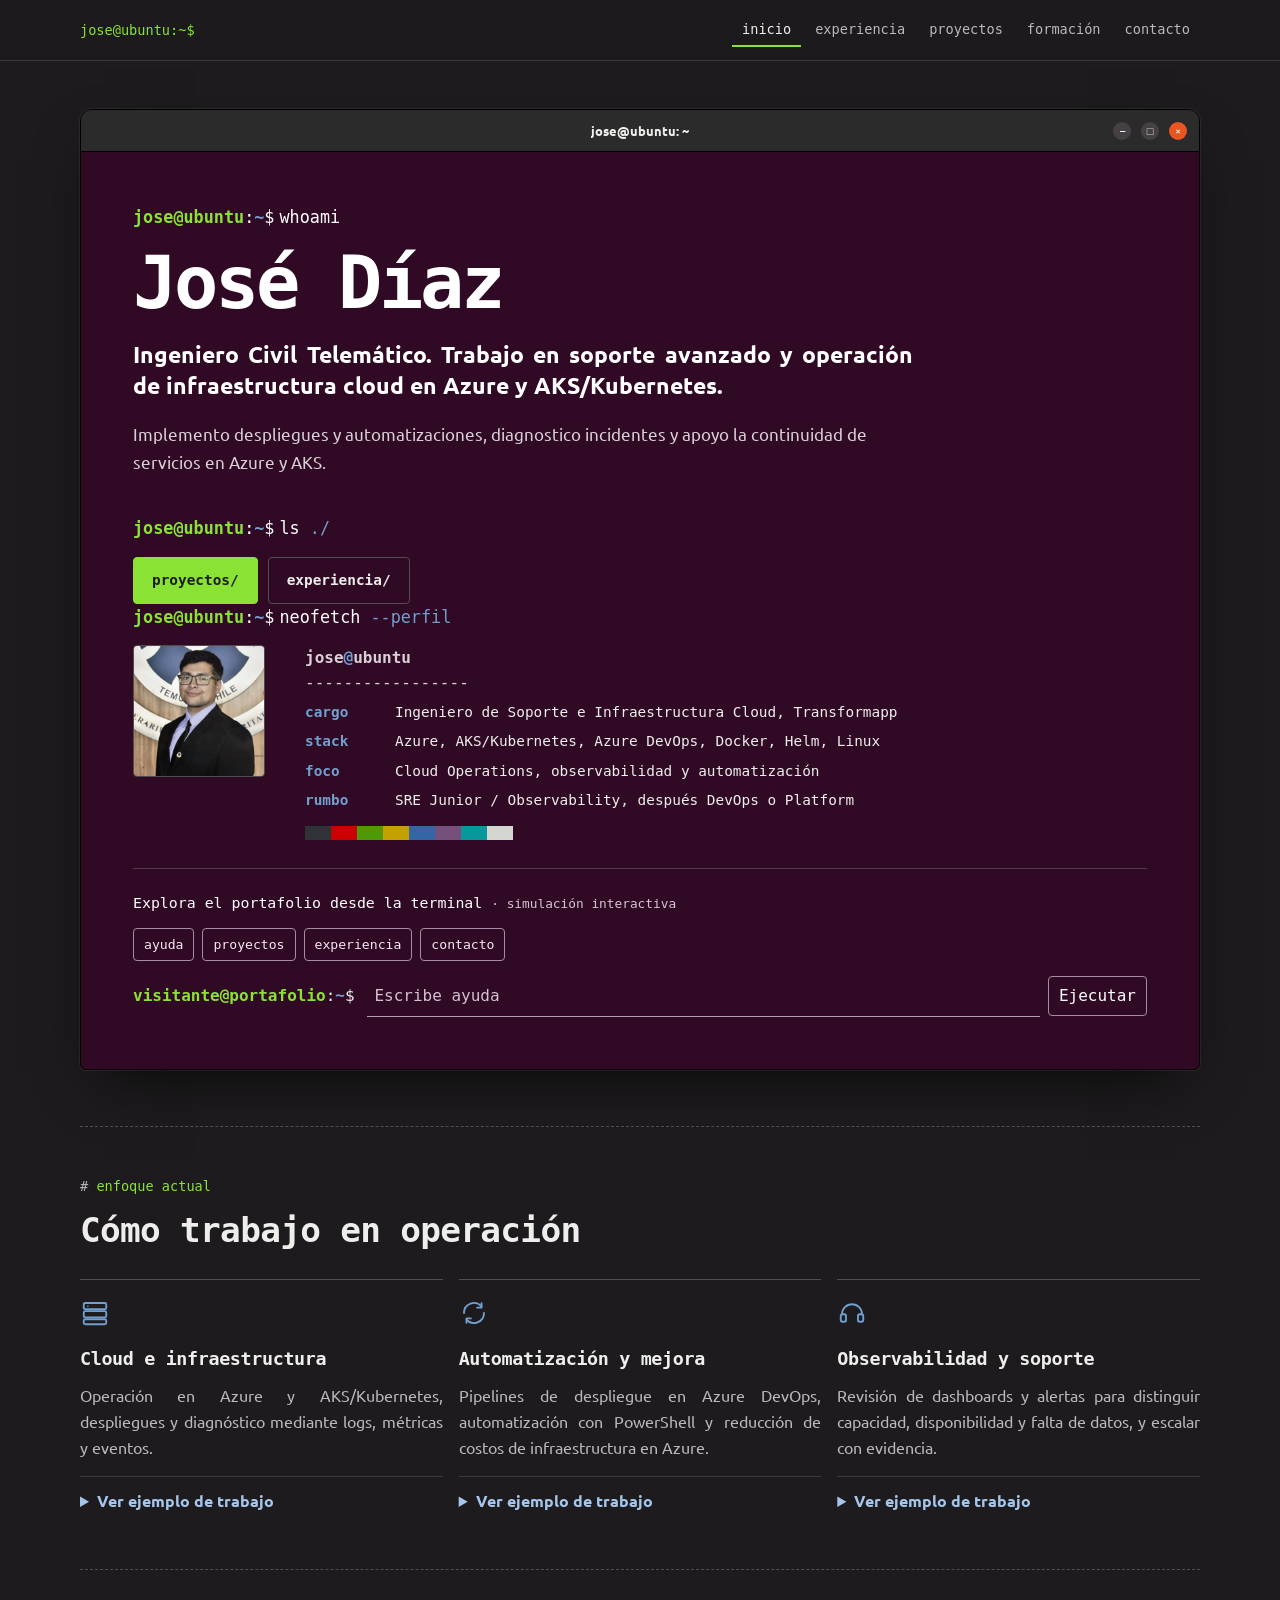
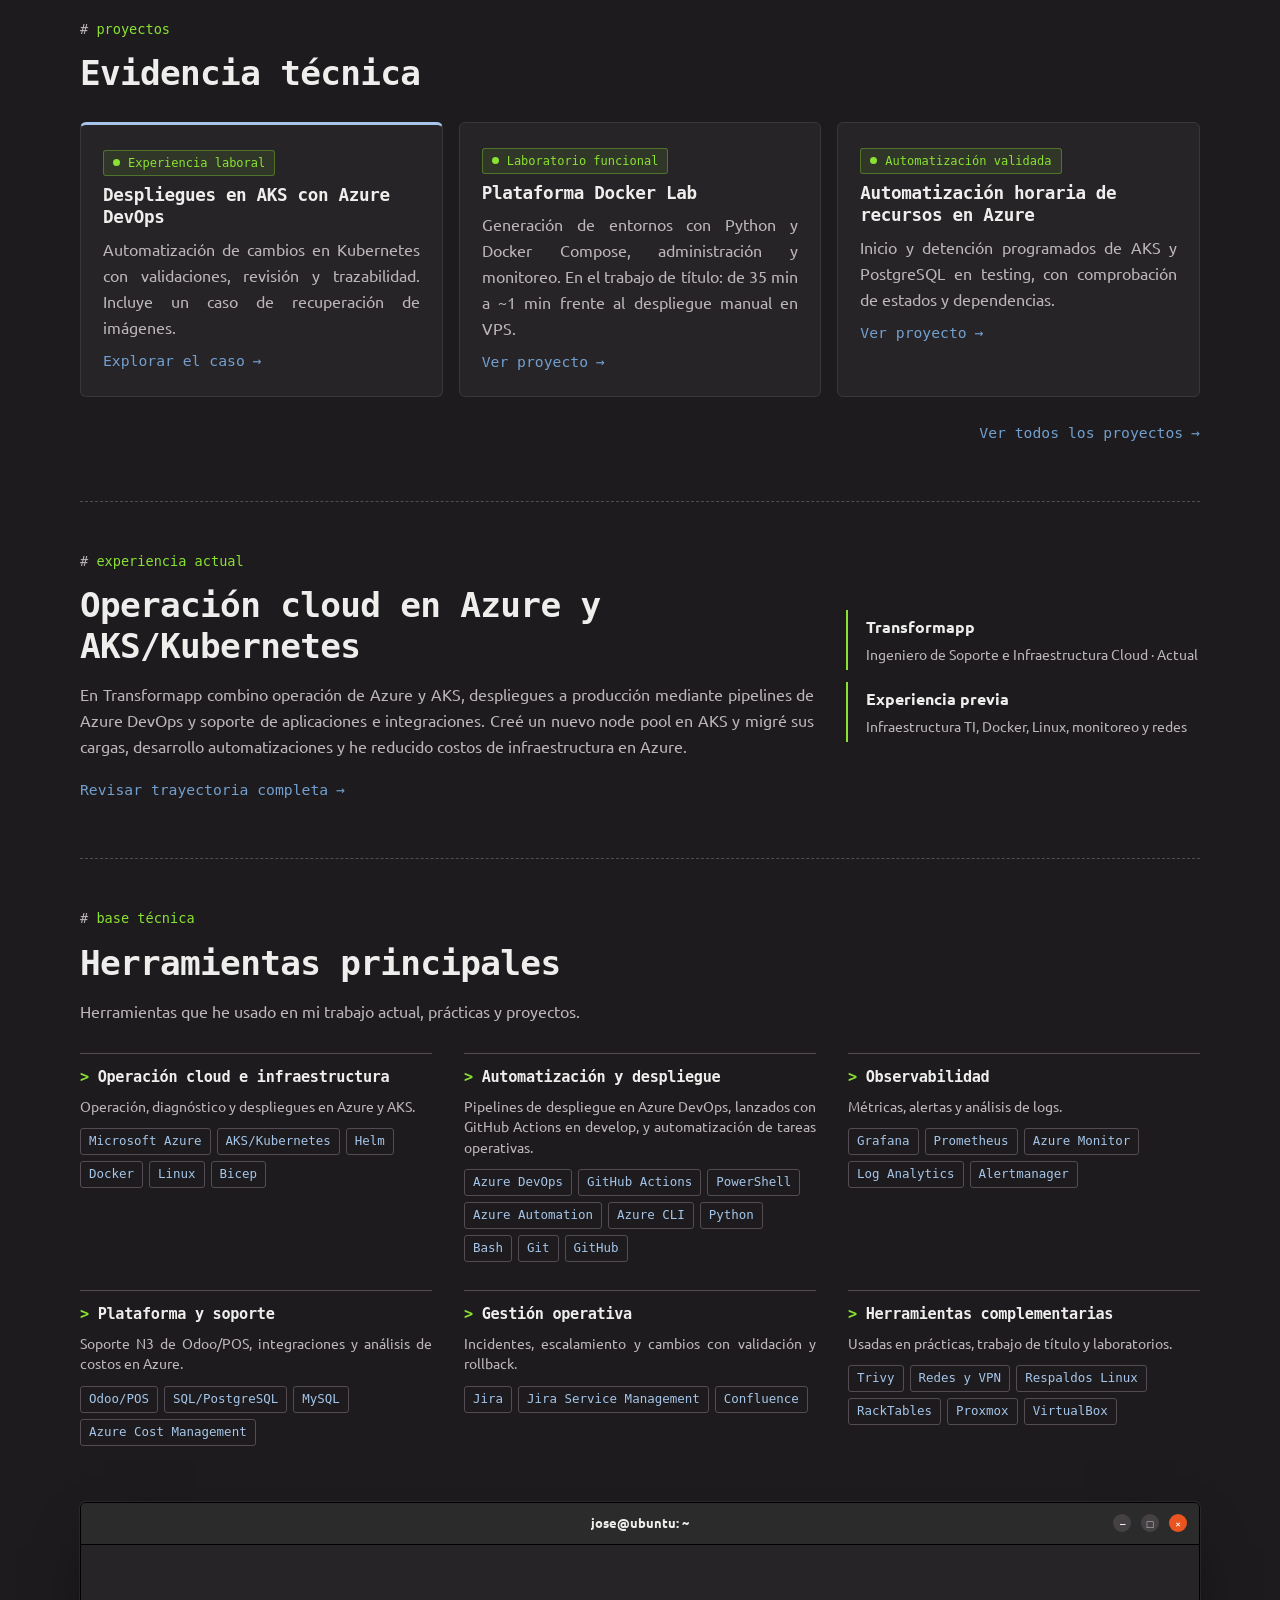
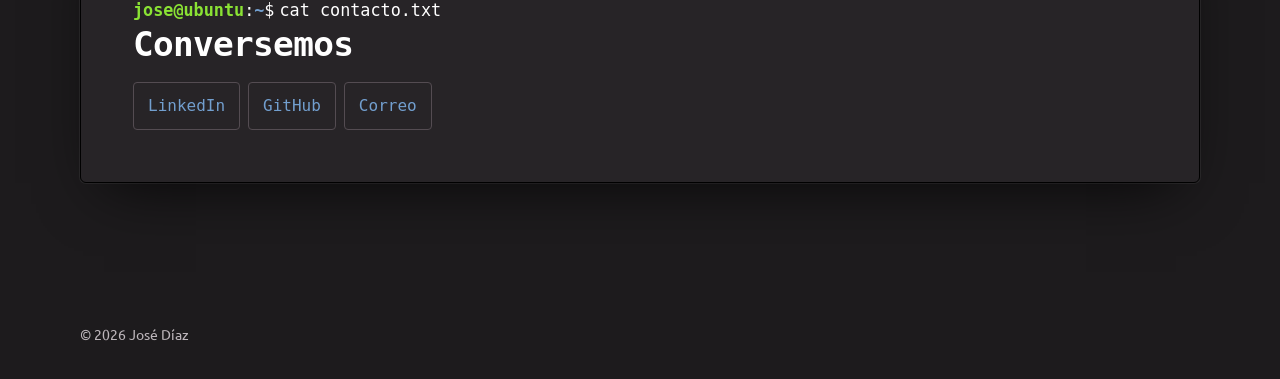
<file: index.html>
<!DOCTYPE html>
<html lang="es">
<head>
  <meta charset="UTF-8" />
  <meta name="viewport" content="width=device-width, initial-scale=1.0" />
  <meta name="description" content="José Díaz: Cloud Operations y soporte cloud avanzado en Azure y AKS/Kubernetes. Pipelines de despliegue en Azure DevOps, automatización con PowerShell, reducción de costos Azure y proyectos con evidencia." />
  <meta property="og:title" content="José Díaz | Soporte Cloud y Operaciones de Infraestructura" />
  <meta property="og:description" content="Cloud Operations en Azure y AKS/Kubernetes: pipelines de Azure DevOps, observabilidad con Grafana y automatización. Experiencia y proyectos con evidencia." />
  <meta property="og:type" content="website" />
  <meta property="og:url" content="https://jose-dc.github.io/" />
  <meta property="og:image" content="https://jose-dc.github.io/assets/img/og/portafolio.png" />
  <meta property="og:image:width" content="1200" />
  <meta property="og:image:height" content="627" />
  <meta property="og:image:alt" content="Ventana de terminal Ubuntu con el nombre José Díaz, Cloud Operations y Soporte Cloud." />
  <meta name="twitter:card" content="summary_large_image" />
  <title>José Díaz | Soporte Cloud y Operaciones de Infraestructura</title>
  <link rel="icon" type="image/svg+xml" href="assets/favicon.svg" />
  <link rel="preconnect" href="https://fonts.googleapis.com" />
  <link rel="preconnect" href="https://fonts.gstatic.com" crossorigin />
  <link rel="stylesheet" href="https://fonts.googleapis.com/css2?family=Ubuntu:wght@400;500;700&family=Ubuntu+Mono:wght@400;700&display=swap" />
  <link rel="stylesheet" href="assets/styles.css?v=20261107-home2" />
</head>
<body>
  <header class="site-header">
    <nav class="nav" aria-label="Navegación principal">
      <div class="nav-links">
        <a href="index.html" aria-current="page">Inicio</a>
        <a href="experiencia.html">Experiencia</a>
        <a href="proyectos.html">Proyectos</a>
        <a href="formacion.html">Formación</a>
        <a href="#contacto">Contacto</a>
      </div>
    </nav>
  </header>

  <main id="inicio">
    <section class="hero terminal" aria-labelledby="hero-name">
      <div class="terminal-bar" aria-hidden="true"><span class="terminal-title">jose@ubuntu: ~</span><span class="win-controls"><span>&#8211;</span><span>&#9633;</span><span class="win-close">&#215;</span></span></div>
      <div class="terminal-body">
        <p class="term-cmd"><span class="ps1" aria-hidden="true"><b>jose@ubuntu</b>:<i>~</i>$</span>whoami</p>
        <h1 id="hero-name">José Díaz</h1>
        <p class="role">Ingeniero Civil Telemático. Trabajo en soporte avanzado y operación de infraestructura cloud en Azure y AKS/Kubernetes.</p>
        <p class="lead">Implemento despliegues y automatizaciones, diagnostico incidentes y apoyo la continuidad de servicios en Azure y AKS.</p>
        <p class="term-cmd"><span class="ps1" aria-hidden="true"><b>jose@ubuntu</b>:<i>~</i>$</span>ls <span class="term-path">./</span></p>
        <div class="hero-actions" aria-label="Enlaces principales">
          <a class="button primary" href="proyectos.html">proyectos/</a>
          <a class="button secondary" href="experiencia.html">experiencia/</a>
          <!-- Integración de CV pendiente: confirmar publicación del teléfono personal antes de copiar el PDF activo a assets/cv/ y añadir su enlace relativo. -->
        </div>
        <p class="term-cmd"><span class="ps1" aria-hidden="true"><b>jose@ubuntu</b>:<i>~</i>$</span>neofetch <span class="term-path">--perfil</span></p>
        <div class="fetch">
          <img class="avatar" src="assets/img/jose-diaz-avatar.png" alt="Foto de José Díaz" width="132" height="132" />
          <div>
            <p class="fetch-user" aria-hidden="true">jose<span>@</span>ubuntu</p>
            <p class="fetch-rule" aria-hidden="true">-----------------</p>
            <dl class="fetch-info" aria-label="Resumen de perfil">
              <div><dt>cargo</dt><dd>Ingeniero de Soporte e Infraestructura Cloud, Transformapp</dd></div>
              <div><dt>stack</dt><dd>Azure, AKS/Kubernetes, Azure DevOps, Docker, Helm, Linux</dd></div>
              <div><dt>foco</dt><dd>Cloud Operations, observabilidad y automatización</dd></div>
              <div><dt>rumbo</dt><dd>SRE Junior / Observability, después DevOps o Platform</dd></div>
            </dl>
            <div class="fetch-palette" aria-hidden="true"><span style="background:#2e3436"></span><span style="background:#cc0000"></span><span style="background:#4e9a06"></span><span style="background:#c4a000"></span><span style="background:#3465a4"></span><span style="background:#75507b"></span><span style="background:#06989a"></span><span style="background:#d3d7cf"></span></div>
          </div>
        </div>
        <div class="interactive-terminal" id="terminal-demo" hidden>
          <p class="terminal-invitation">Explora el portafolio desde la terminal <span>· simulación interactiva</span></p>
          <div class="terminal-shortcuts" aria-label="Comandos disponibles">
            <button type="button" data-command="ayuda">ayuda</button><button type="button" data-command="proyectos">proyectos</button><button type="button" data-command="experiencia">experiencia</button><button type="button" data-command="contacto">contacto</button>
          </div>
          <div class="terminal-output" id="terminal-output" aria-live="polite" aria-atomic="true"></div>
          <form id="terminal-form" autocomplete="off">
            <label class="ps1" for="terminal-input"><b>visitante@portafolio</b>:<i>~</i>$ <span class="sr-only">Escribe un comando</span></label>
            <input id="terminal-input" type="text" maxlength="60" placeholder="Escribe ayuda" spellcheck="false" />
            <button type="submit">Ejecutar</button>
          </form>
        </div>
      </div>
    </section>

    <section class="section focus-section">
      <div class="section-header compact-header">
        <p class="kicker">Enfoque actual</p>
        <h2>Cómo trabajo en operación</h2>
      </div>
      <div class="focus-grid">
        <article>
          <span class="focus-icon" aria-hidden="true"><svg viewBox="0 0 24 24" fill="none" stroke="currentColor" stroke-width="1.5" stroke-linecap="round" stroke-linejoin="round"><rect x="3" y="4" width="18" height="5" rx="1.2"></rect><rect x="3" y="10.5" width="18" height="5" rx="1.2"></rect><rect x="3" y="17" width="18" height="4" rx="1.2"></rect><circle cx="6.3" cy="6.5" r="0.6" fill="currentColor" stroke="none"></circle></svg></span>
          <h3>Cloud e infraestructura</h3>
          <p>Operación en Azure y AKS/Kubernetes, despliegues y diagnóstico mediante logs, métricas y eventos.</p>
          <details class="focus-detail"><summary>Ver ejemplo de trabajo</summary><p>Creé un node pool en AKS y migré cargas; también reviso el estado de servicios y participo en validaciones después de cambios.</p><a href="experiencia.html">Conocer mi experiencia →</a></details>
        </article>
        <article>
          <span class="focus-icon" aria-hidden="true"><svg viewBox="0 0 24 24" fill="none" stroke="currentColor" stroke-width="1.5" stroke-linecap="round" stroke-linejoin="round"><path d="M4 12a8 8 0 0 1 14-5.3"></path><path d="M18 4.2v3.5h-3.5"></path><path d="M20 12a8 8 0 0 1-14 5.3"></path><path d="M6 19.8v-3.5h3.5"></path></svg></span>
          <h3>Automatización y mejora</h3>
          <p>Pipelines de despliegue en Azure DevOps, automatización con PowerShell y reducción de costos de infraestructura en Azure.</p>
          <details class="focus-detail"><summary>Ver ejemplo de trabajo</summary><p>Desarrollé automatizaciones para iniciar y detener recursos de un ambiente de testing, considerando dependencias y estados.</p><a href="proyectos/automatizacion-costos-azure.html">Explorar el caso Azure →</a></details>
        </article>
        <article>
          <span class="focus-icon" aria-hidden="true"><svg viewBox="0 0 24 24" fill="none" stroke="currentColor" stroke-width="1.5" stroke-linecap="round" stroke-linejoin="round"><path d="M4 13a8 8 0 0 1 16 0"></path><rect x="3" y="13" width="4.2" height="6" rx="1.4"></rect><rect x="16.8" y="13" width="4.2" height="6" rx="1.4"></rect></svg></span>
          <h3>Observabilidad y soporte</h3>
          <p>Revisión de dashboards y alertas para distinguir capacidad, disponibilidad y falta de datos, y escalar con evidencia.</p>
          <details class="focus-detail"><summary>Ver ejemplo de trabajo</summary><p>Trabajo con dashboards de Grafana, alertas de Azure y consultas de logs centralizados con Log Analytics para apoyar el diagnóstico.</p><a href="experiencia.html">Ver experiencia en observabilidad →</a></details>
        </article>
      </div>
    </section>

    <section class="section project-preview">
      <div class="section-header compact-header">
        <p class="kicker">Proyectos</p>
        <h2>Evidencia técnica</h2>
      </div>
      <div class="project-teaser-grid">
        <article class="project-teaser-card project-teaser-featured">
          <div class="project-teaser-head"><span class="status status-functional">Experiencia laboral</span></div>
          <h3>Despliegues en AKS con Azure DevOps</h3>
          <p>Automatización de cambios en Kubernetes con validaciones, revisión y trazabilidad. Incluye un caso de recuperación de imágenes.</p>
          <a class="text-link" href="proyectos/despliegues-aks.html">Explorar el caso <span aria-hidden="true">→</span></a>
        </article>
        <article class="project-teaser-card">
          <div class="project-teaser-head"><span class="status status-functional">Laboratorio funcional</span></div>
          <h3>Plataforma Docker Lab</h3>
          <p>Generación de entornos con Python y Docker Compose, administración y monitoreo. En el trabajo de título: de 35 min a ~1 min frente al despliegue manual en VPS.</p>
          <a class="text-link" href="proyectos/plataforma-docker-iie.html">Ver proyecto <span aria-hidden="true">→</span></a>
        </article>
        <article class="project-teaser-card">
          <div class="project-teaser-head"><span class="status status-functional">Automatización validada</span></div>
          <h3>Automatización horaria de recursos en Azure</h3>
          <p>Inicio y detención programados de AKS y PostgreSQL en testing, con comprobación de estados y dependencias.</p>
          <a class="text-link" href="proyectos/automatizacion-costos-azure.html">Ver proyecto <span aria-hidden="true">→</span></a>
        </article>
      </div>
      <div class="section-actions"><a class="text-link" href="proyectos.html">Ver todos los proyectos <span aria-hidden="true">→</span></a></div>
    </section>

    <section class="section experience-preview">
      <div class="experience-preview-copy">
        <p class="kicker">Experiencia actual</p>
        <h2>Operación cloud en Azure y AKS/Kubernetes</h2>
        <p>En Transformapp combino operación de Azure y AKS, despliegues a producción mediante pipelines de Azure DevOps y soporte de aplicaciones e integraciones. Creé un nuevo node pool en AKS y migré sus cargas, desarrollo automatizaciones y he reducido costos de infraestructura en Azure.</p>
        <a class="text-link" href="experiencia.html">Revisar trayectoria completa <span aria-hidden="true">→</span></a>
      </div>
      <div class="experience-facts" aria-label="Resumen de experiencia">
        <div><strong>Transformapp</strong><span>Ingeniero de Soporte e Infraestructura Cloud · Actual</span></div>
        <div><strong>Experiencia previa</strong><span>Infraestructura TI, Docker, Linux, monitoreo y redes</span></div>
      </div>
    </section>

    <section class="section technology-section" aria-label="Tecnologías principales">
      <div class="section-header compact-header">
        <p class="kicker">Base técnica</p>
        <h2>Herramientas principales</h2>
        <p>Herramientas que he usado en mi trabajo actual, prácticas y proyectos.</p>
      </div>
      <div class="tech-groups">
        <article class="tech-group">
          <h3>Operación cloud e infraestructura</h3>
          <p>Operación, diagnóstico y despliegues en Azure y AKS.</p>
          <div class="core-tech-list">
            <span>Microsoft Azure</span><span>AKS/Kubernetes</span><span>Helm</span><span>Docker</span><span>Linux</span><span>Bicep</span>
          </div>
        </article>
        <article class="tech-group">
          <h3>Automatización y despliegue</h3>
          <p>Pipelines de despliegue en Azure DevOps, lanzados con GitHub Actions en develop, y automatización de tareas operativas.</p>
          <div class="core-tech-list">
            <span>Azure DevOps</span><span>GitHub Actions</span><span>PowerShell</span><span>Azure Automation</span><span>Azure CLI</span><span>Python</span><span>Bash</span><span>Git</span><span>GitHub</span>
          </div>
        </article>
        <article class="tech-group">
          <h3>Observabilidad</h3>
          <p>Métricas, alertas y análisis de logs.</p>
          <div class="core-tech-list">
            <span>Grafana</span><span>Prometheus</span><span>Azure Monitor</span><span>Log Analytics</span><span>Alertmanager</span>
          </div>
        </article>
        <article class="tech-group">
          <h3>Plataforma y soporte</h3>
          <p>Soporte N3 de Odoo/POS, integraciones y análisis de costos en Azure.</p>
          <div class="core-tech-list">
            <span>Odoo/POS</span><span>SQL/PostgreSQL</span><span>MySQL</span><span>Azure Cost Management</span>
          </div>
        </article>
        <article class="tech-group">
          <h3>Gestión operativa</h3>
          <p>Incidentes, escalamiento y cambios con validación y rollback.</p>
          <div class="core-tech-list">
            <span>Jira</span><span>Jira Service Management</span><span>Confluence</span>
          </div>
        </article>
        <article class="tech-group">
          <h3>Herramientas complementarias</h3>
          <p>Usadas en prácticas, trabajo de título y laboratorios.</p>
          <div class="core-tech-list">
            <span>Trivy</span><span>Redes y VPN</span><span>Respaldos Linux</span><span>RackTables</span><span>Proxmox</span><span>VirtualBox</span>
          </div>
        </article>
      </div>

    </section>

    <section id="contacto" class="contact-section terminal" aria-labelledby="contacto-titulo">
      <div class="terminal-bar" aria-hidden="true"><span class="terminal-title">jose@ubuntu: ~</span><span class="win-controls"><span>&#8211;</span><span>&#9633;</span><span class="win-close">&#215;</span></span></div>
      <div class="terminal-body">
        <p class="term-cmd"><span class="ps1" aria-hidden="true"><b>jose@ubuntu</b>:<i>~</i>$</span>cat contacto.txt</p>
        <h2 id="contacto-titulo">Conversemos</h2>
        <div class="contact-links"><a href="https://www.linkedin.com/in/jose-patricio-diaz/" target="_blank" rel="noreferrer">LinkedIn</a><a href="https://github.com/Jose-DC" target="_blank" rel="noreferrer">GitHub</a><a href="mailto:jose_diaz2000@hotmail.com">Correo</a></div>
      </div>
    </section>
  </main>
  <footer class="site-footer"><p>&copy; 2026 José Díaz</p></footer>
  <script src="assets/terminal.js" defer></script>
</body>
</html>
</file>
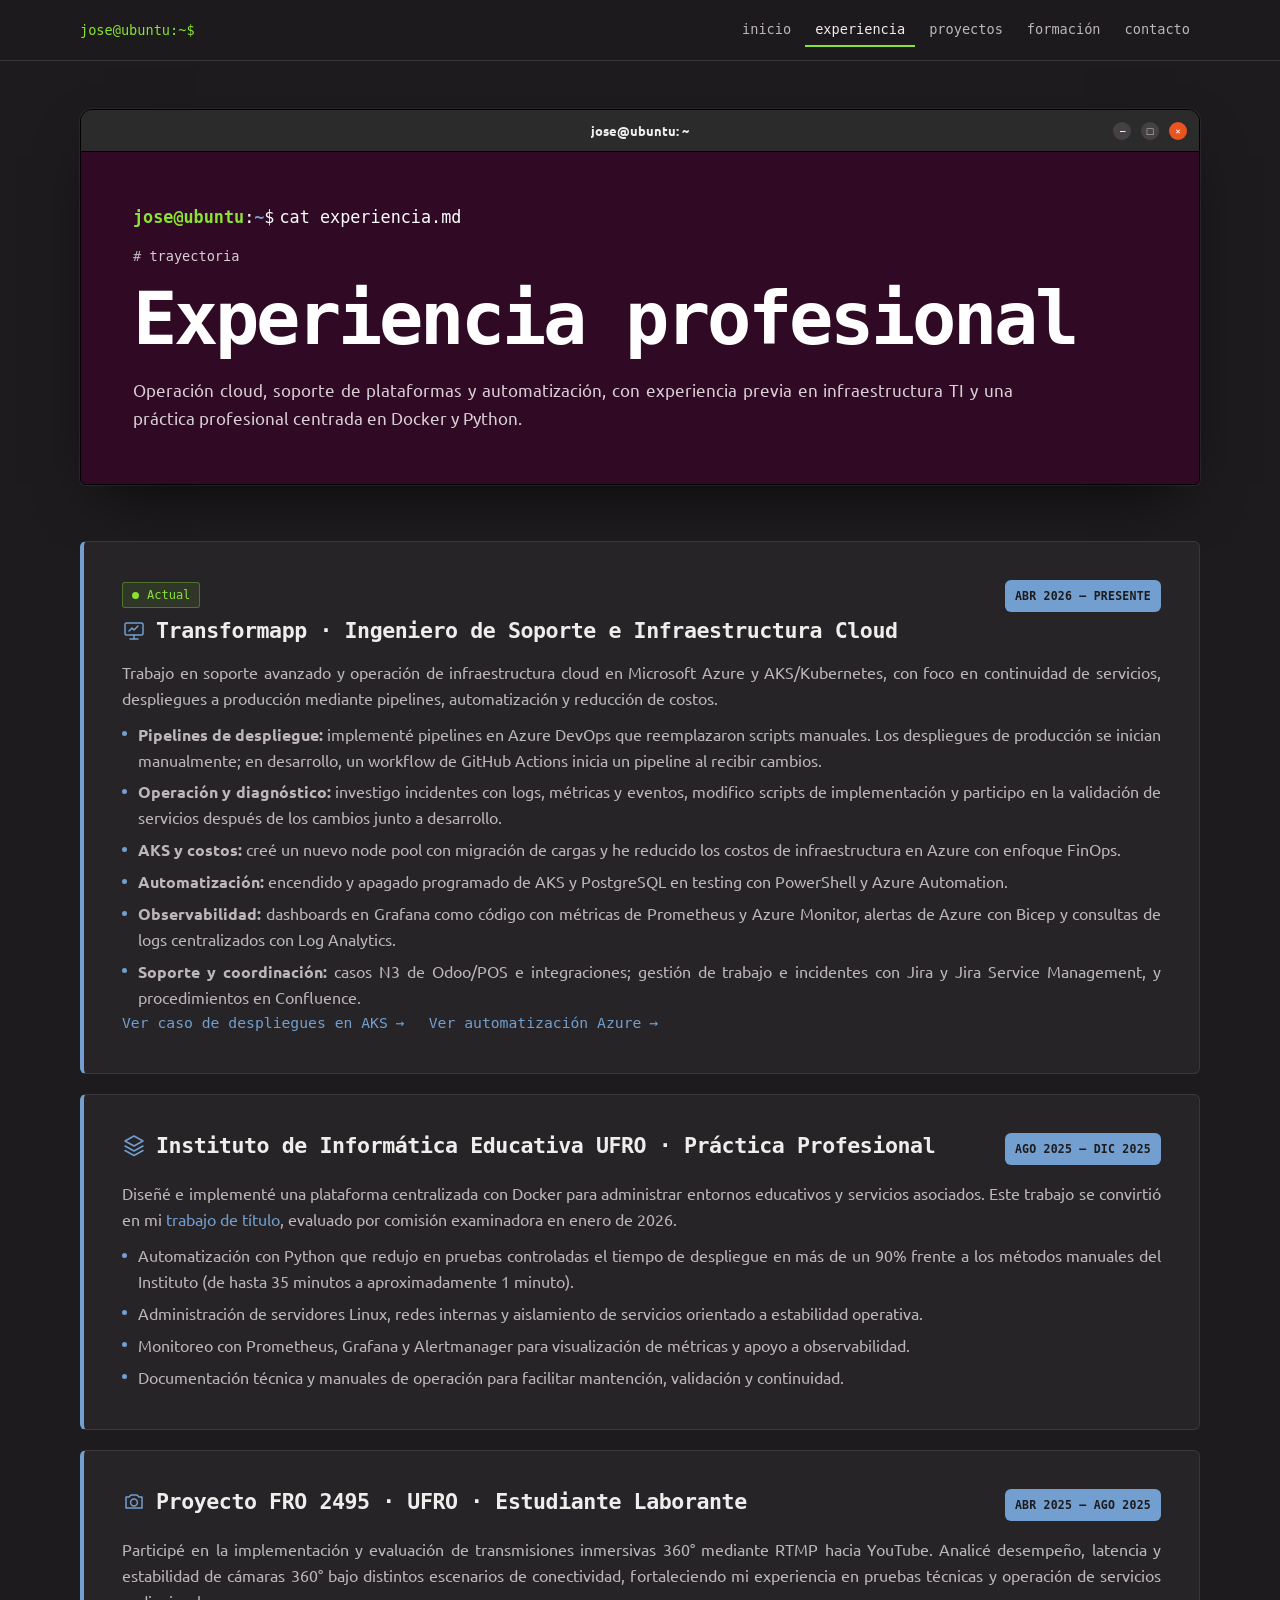
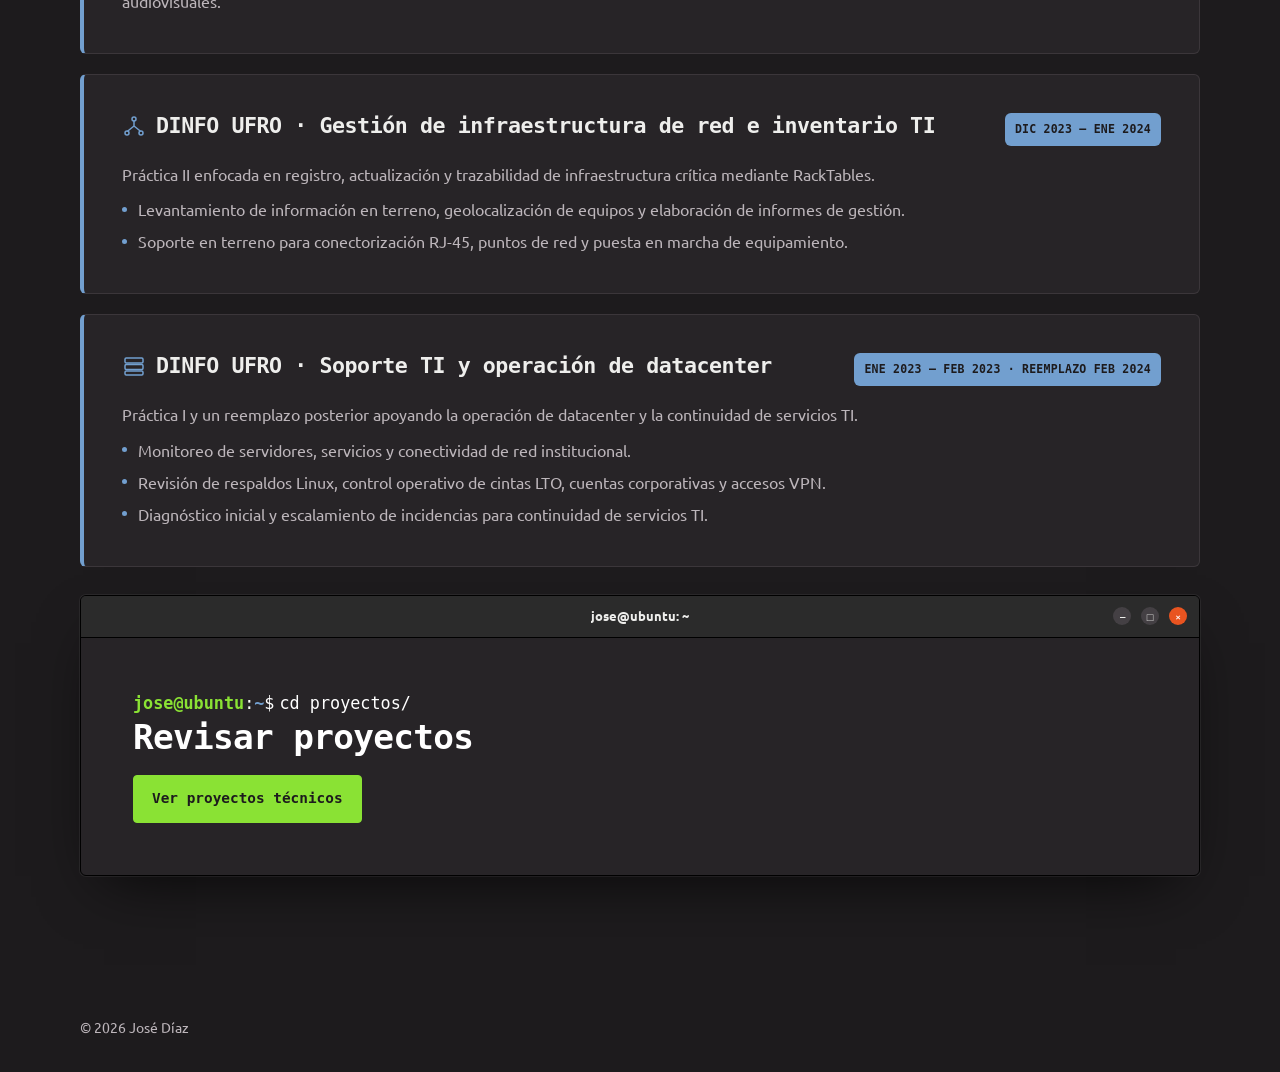
<file: experiencia.html>
<!DOCTYPE html>
<html lang="es">
<head>
  <meta charset="UTF-8" />
  <meta name="viewport" content="width=device-width, initial-scale=1.0" />
  <meta name="description" content="Experiencia de José Díaz en Cloud Operations: soporte Odoo/POS, Azure y AKS, automatización con PowerShell, observabilidad y análisis de consumo." />
  <meta property="og:title" content="Experiencia | José Díaz" />
  <meta property="og:description" content="Trayectoria de José Díaz en soporte técnico, infraestructura TI y operación cloud." />
  <meta property="og:type" content="website" />
  <meta property="og:url" content="https://jose-dc.github.io/experiencia.html" />
  <meta property="og:image" content="https://jose-dc.github.io/assets/img/og/portafolio.png" />
  <meta property="og:image:width" content="1200" />
  <meta property="og:image:height" content="627" />
  <meta property="og:image:alt" content="Ventana de terminal Ubuntu con el nombre José Díaz, Cloud Operations y Soporte Cloud." />
  <meta name="twitter:card" content="summary_large_image" />
  <title>José Díaz | Experiencia</title>
  <link rel="icon" type="image/svg+xml" href="assets/favicon.svg" />
  <link rel="preconnect" href="https://fonts.googleapis.com" />
  <link rel="preconnect" href="https://fonts.gstatic.com" crossorigin />
  <link rel="stylesheet" href="https://fonts.googleapis.com/css2?family=Ubuntu:wght@400;500;700&family=Ubuntu+Mono:wght@400;700&display=swap" />
  <link rel="stylesheet" href="assets/styles.css?v=20261107-home" />
</head>
<body>
  <header class="site-header">
    <nav class="nav" aria-label="Navegación principal">
      <div class="nav-links">
        <a href="index.html">Inicio</a>
        <a href="experiencia.html" aria-current="page">Experiencia</a>
        <a href="proyectos.html">Proyectos</a>
        <a href="formacion.html">Formación</a>
        <a href="index.html#contacto">Contacto</a>
      </div>
    </nav>
  </header>

  <main>
    <section class="page-heading terminal">
      <div class="terminal-bar" aria-hidden="true"><span class="terminal-title">jose@ubuntu: ~</span><span class="win-controls"><span>&#8211;</span><span>&#9633;</span><span class="win-close">&#215;</span></span></div>
      <div class="terminal-body">
        <p class="term-cmd"><span class="ps1" aria-hidden="true"><b>jose@ubuntu</b>:<i>~</i>$</span>cat experiencia.md</p>
        <p class="kicker">Trayectoria</p>
        <h1>Experiencia profesional</h1>
        <p class="lead">Operación cloud, soporte de plataformas y automatización, con experiencia previa en infraestructura TI y una práctica profesional centrada en Docker y Python.</p>
      </div>
    </section>

    <section class="timeline experience-page">
      <article class="timeline-item">
        <div class="timeline-heading"><div><span class="status status-current">Actual</span><h2><span class="entry-icon" aria-hidden="true"><svg viewBox="0 0 24 24" fill="none" stroke="currentColor" stroke-width="1.5" stroke-linecap="round" stroke-linejoin="round"><rect x="3" y="4" width="18" height="12" rx="1.5"></rect><path d="M8 20h8M12 16v4"></path><path d="M7 12l3-3 2 2 4-4"></path></svg></span>Transformapp · Ingeniero de Soporte e Infraestructura Cloud</h2></div><span class="tag">Abr 2026 — Presente</span></div>
        <p>Trabajo en soporte avanzado y operación de infraestructura cloud en Microsoft Azure y AKS/Kubernetes, con foco en continuidad de servicios, despliegues a producción mediante pipelines, automatización y reducción de costos.</p>
        <ul class="timeline-list">
          <li><strong>Pipelines de despliegue:</strong> implementé pipelines en Azure DevOps que reemplazaron scripts manuales. Los despliegues de producción se inician manualmente; en desarrollo, un workflow de GitHub Actions inicia un pipeline al recibir cambios.</li>
          <li><strong>Operación y diagnóstico:</strong> investigo incidentes con logs, métricas y eventos, modifico scripts de implementación y participo en la validación de servicios después de los cambios junto a desarrollo.</li>
          <li><strong>AKS y costos:</strong> creé un nuevo node pool con migración de cargas y he reducido los costos de infraestructura en Azure con enfoque FinOps.</li>
          <li><strong>Automatización:</strong> encendido y apagado programado de AKS y PostgreSQL en testing con PowerShell y Azure Automation.</li>
          <li><strong>Observabilidad:</strong> dashboards en Grafana como código con métricas de Prometheus y Azure Monitor, alertas de Azure con Bicep y consultas de logs centralizados con Log Analytics.</li>
          <li><strong>Soporte y coordinación:</strong> casos N3 de Odoo/POS e integraciones; gestión de trabajo e incidentes con Jira y Jira Service Management, y procedimientos en Confluence.</li>
        </ul>
        <div class="experience-case-links"><a class="text-link" href="proyectos/despliegues-aks.html">Ver caso de despliegues en AKS <span aria-hidden="true">→</span></a><a class="text-link" href="proyectos/automatizacion-costos-azure.html">Ver automatización Azure <span aria-hidden="true">→</span></a></div>
      </article>
      <article class="timeline-item">
        <div class="timeline-heading"><h2><span class="entry-icon" aria-hidden="true"><svg viewBox="0 0 24 24" fill="none" stroke="currentColor" stroke-width="1.5" stroke-linecap="round" stroke-linejoin="round"><path d="M12 3l9 5-9 5-9-5 9-5z"></path><path d="M3 13l9 5 9-5"></path><path d="M3 17.5l9 5 9-5"></path></svg></span>Instituto de Informática Educativa UFRO · Práctica Profesional</h2><span class="tag">Ago 2025 — Dic 2025</span></div>
        <p>Diseñé e implementé una plataforma centralizada con Docker para administrar entornos educativos y servicios asociados. Este trabajo se convirtió en mi <a href="proyectos/plataforma-docker-iie.html">trabajo de título</a>, evaluado por comisión examinadora en enero de 2026.</p>
        <ul class="timeline-list">
          <li>Automatización con Python que redujo en pruebas controladas el tiempo de despliegue en más de un 90% frente a los métodos manuales del Instituto (de hasta 35 minutos a aproximadamente 1 minuto).</li>
          <li>Administración de servidores Linux, redes internas y aislamiento de servicios orientado a estabilidad operativa.</li>
          <li>Monitoreo con Prometheus, Grafana y Alertmanager para visualización de métricas y apoyo a observabilidad.</li>
          <li>Documentación técnica y manuales de operación para facilitar mantención, validación y continuidad.</li>
        </ul>
      </article>
      <article class="timeline-item">
        <div class="timeline-heading"><h2><span class="entry-icon" aria-hidden="true"><svg viewBox="0 0 24 24" fill="none" stroke="currentColor" stroke-width="1.5" stroke-linecap="round" stroke-linejoin="round"><path d="M4 8h3l2-2h6l2 2h3v11H4z"></path><circle cx="12" cy="13.5" r="3.4"></circle></svg></span>Proyecto FRO 2495 · UFRO · Estudiante Laborante</h2><span class="tag">Abr 2025 — Ago 2025</span></div>
        <p>Participé en la implementación y evaluación de transmisiones inmersivas 360° mediante RTMP hacia YouTube. Analicé desempeño, latencia y estabilidad de cámaras 360° bajo distintos escenarios de conectividad, fortaleciendo mi experiencia en pruebas técnicas y operación de servicios audiovisuales.</p>
      </article>
      <article class="timeline-item">
        <div class="timeline-heading"><h2><span class="entry-icon" aria-hidden="true"><svg viewBox="0 0 24 24" fill="none" stroke="currentColor" stroke-width="1.5" stroke-linecap="round" stroke-linejoin="round"><circle cx="12" cy="5" r="2"></circle><circle cx="5" cy="19" r="2"></circle><circle cx="19" cy="19" r="2"></circle><path d="M12 7v5M12 12l-6.2 5M12 12l6.2 5"></path></svg></span>DINFO UFRO · Gestión de infraestructura de red e inventario TI</h2><span class="tag">Dic 2023 — Ene 2024</span></div>
        <p>Práctica II enfocada en registro, actualización y trazabilidad de infraestructura crítica mediante RackTables.</p>
        <ul class="timeline-list">
          <li>Levantamiento de información en terreno, geolocalización de equipos y elaboración de informes de gestión.</li>
          <li>Soporte en terreno para conectorización RJ-45, puntos de red y puesta en marcha de equipamiento.</li>
        </ul>
      </article>
      <article class="timeline-item">
        <div class="timeline-heading"><h2><span class="entry-icon" aria-hidden="true"><svg viewBox="0 0 24 24" fill="none" stroke="currentColor" stroke-width="1.5" stroke-linecap="round" stroke-linejoin="round"><rect x="3" y="4" width="18" height="5" rx="1.2"></rect><rect x="3" y="10.5" width="18" height="5" rx="1.2"></rect><rect x="3" y="17" width="18" height="4" rx="1.2"></rect></svg></span>DINFO UFRO · Soporte TI y operación de datacenter</h2><span class="tag">Ene 2023 — Feb 2023 · Reemplazo Feb 2024</span></div>
        <p>Práctica I y un reemplazo posterior apoyando la operación de datacenter y la continuidad de servicios TI.</p>
        <ul class="timeline-list">
          <li>Monitoreo de servidores, servicios y conectividad de red institucional.</li>
          <li>Revisión de respaldos Linux, control operativo de cintas LTO, cuentas corporativas y accesos VPN.</li>
          <li>Diagnóstico inicial y escalamiento de incidencias para continuidad de servicios TI.</li>
        </ul>
      </article>
    </section>

    <section class="contact-section compact-contact terminal" aria-labelledby="siguiente-titulo">
      <div class="terminal-bar" aria-hidden="true"><span class="terminal-title">jose@ubuntu: ~</span><span class="win-controls"><span>&#8211;</span><span>&#9633;</span><span class="win-close">&#215;</span></span></div>
      <div class="terminal-body">
        <p class="term-cmd"><span class="ps1" aria-hidden="true"><b>jose@ubuntu</b>:<i>~</i>$</span>cd proyectos/</p>
        <h2 id="siguiente-titulo">Revisar proyectos</h2>
        <a class="button primary" href="proyectos.html">Ver proyectos técnicos</a>
      </div>
    </section>
  </main>
  <footer class="site-footer"><p>&copy; 2026 José Díaz</p></footer>
</body>
</html>
</file>
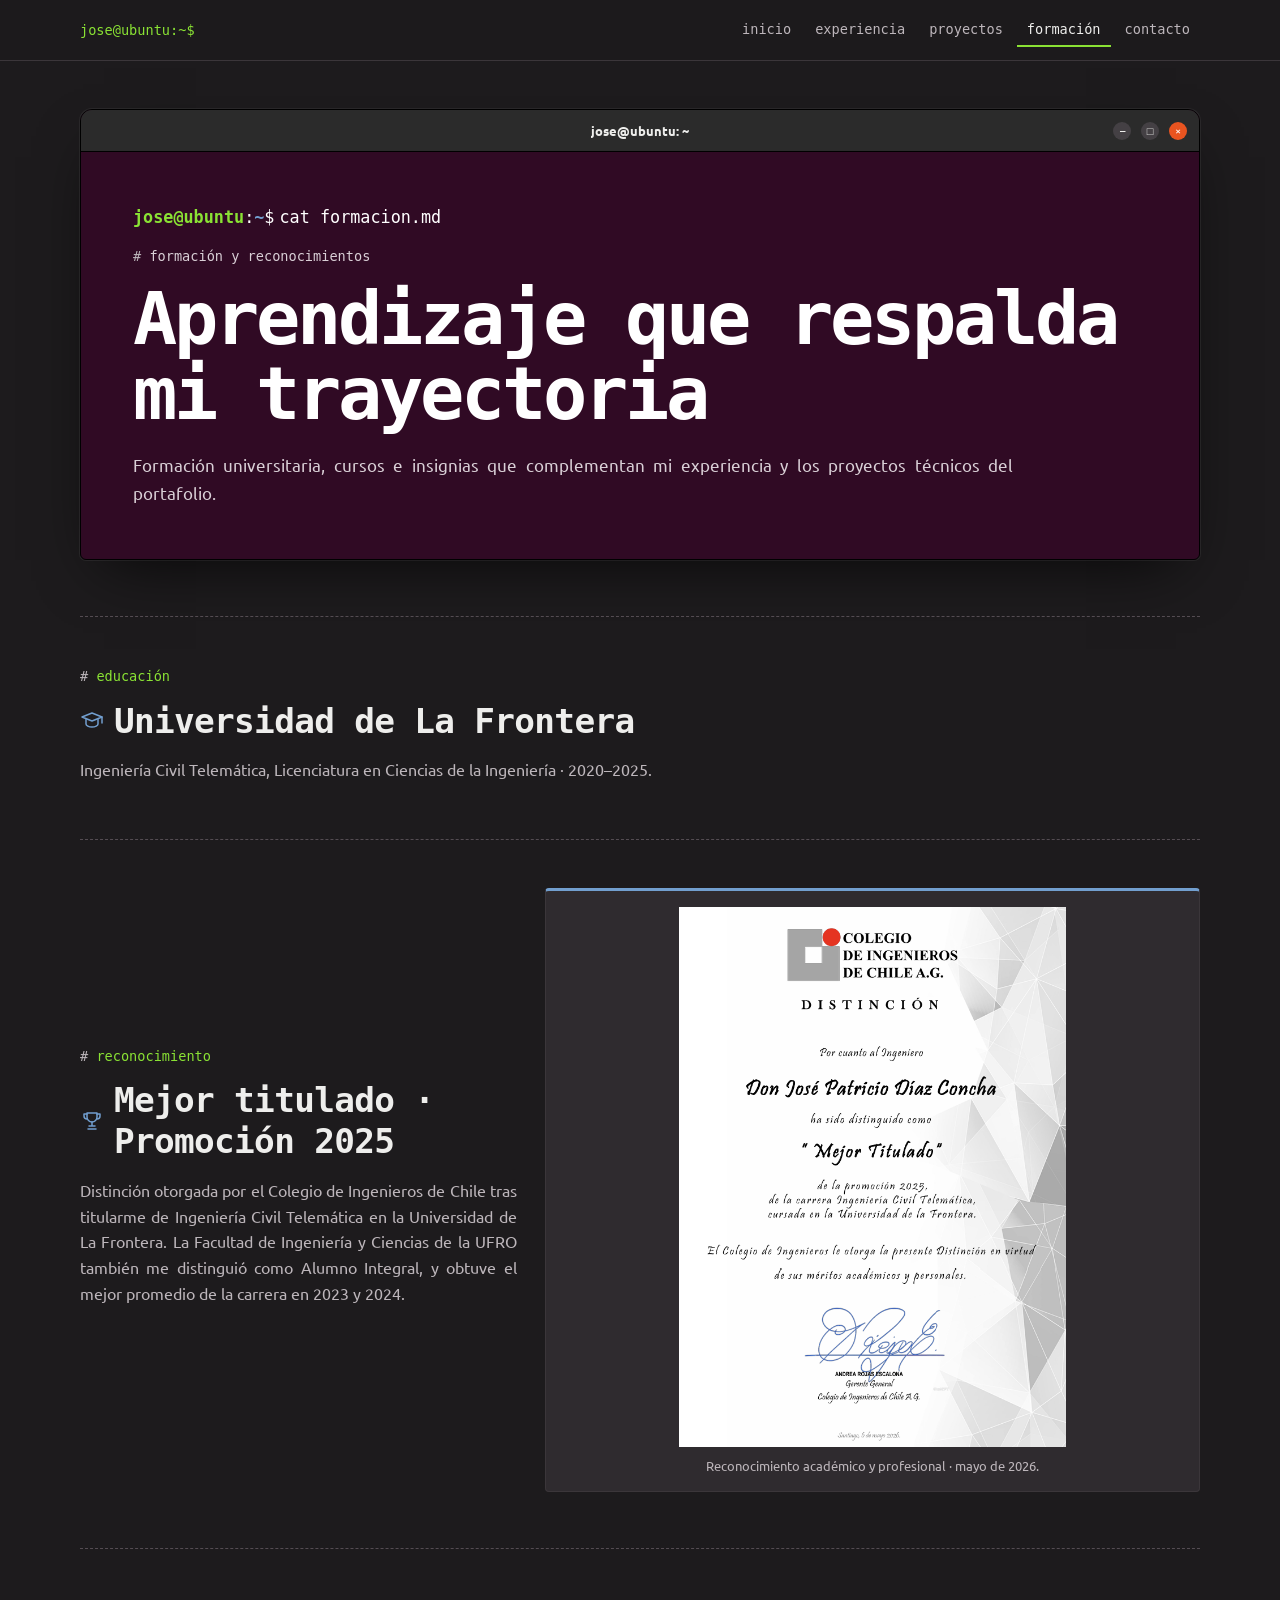
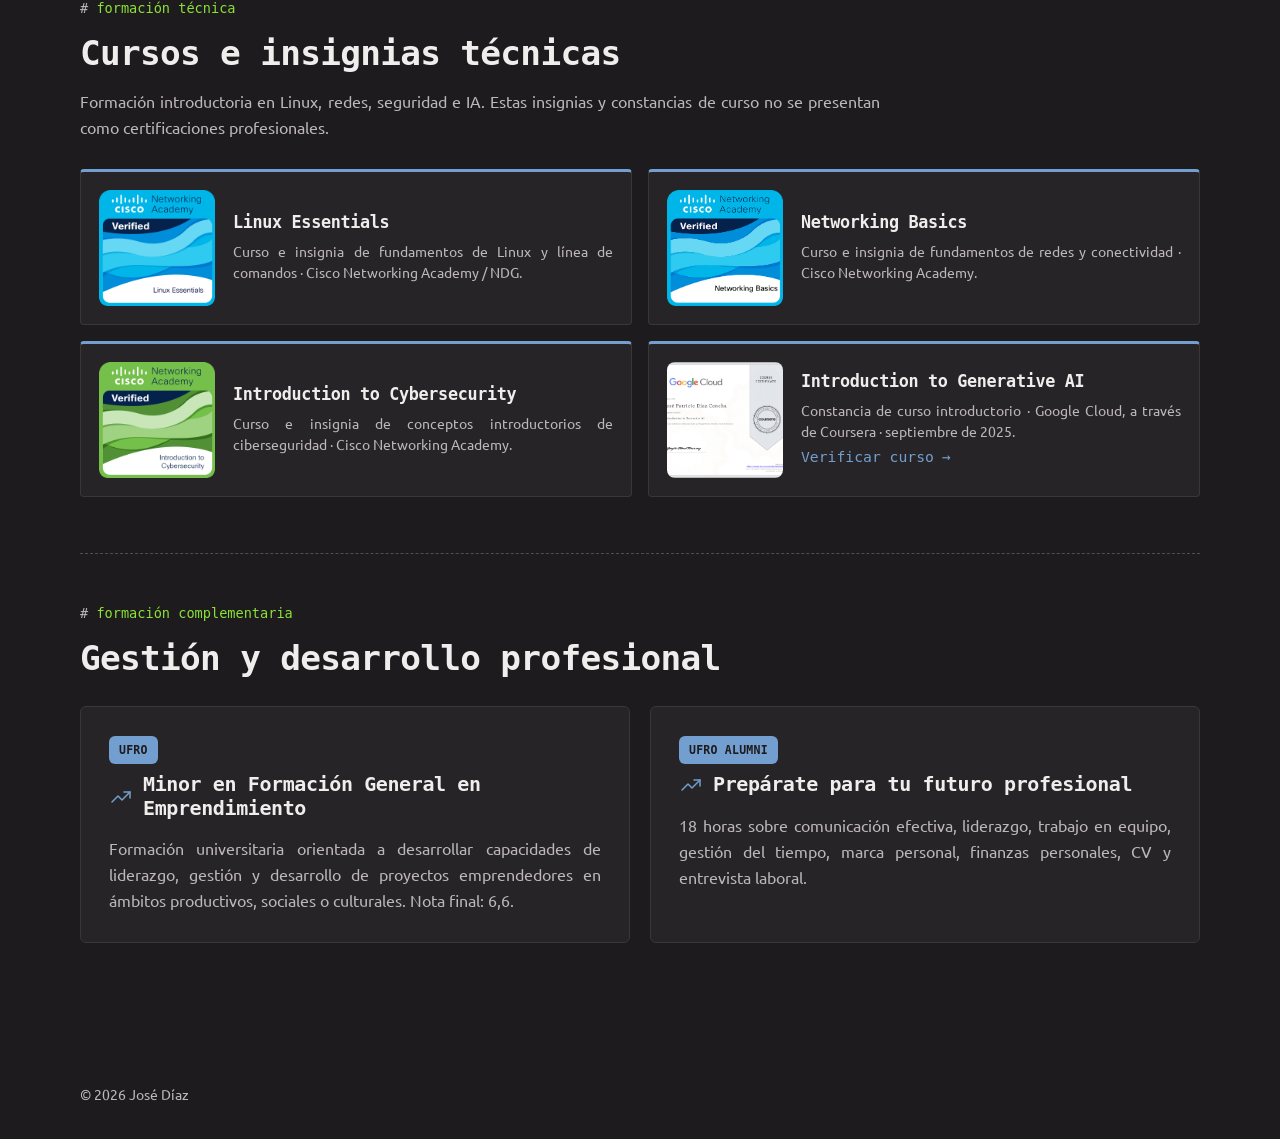
<file: formacion.html>
<!DOCTYPE html>
<html lang="es">
<head>
  <meta charset="UTF-8" />
  <meta name="viewport" content="width=device-width, initial-scale=1.0" />
  <meta name="description" content="Formación universitaria, reconocimientos, cursos e insignias de José Díaz en Linux, redes y tecnologías cloud." />
  <meta property="og:title" content="José Díaz | Formación y reconocimientos" />
  <meta property="og:type" content="website" />
  <meta property="og:url" content="https://jose-dc.github.io/formacion.html" />
  <meta property="og:image" content="https://jose-dc.github.io/assets/img/og/portafolio.png" />
  <meta property="og:image:width" content="1200" />
  <meta property="og:image:height" content="627" />
  <meta property="og:image:alt" content="Ventana de terminal Ubuntu con el nombre José Díaz, Cloud Operations y Soporte Cloud." />
  <meta name="twitter:card" content="summary_large_image" />
  <title>José Díaz | Formación y reconocimientos</title>
  <link rel="icon" type="image/svg+xml" href="assets/favicon.svg" />
  <link rel="preconnect" href="https://fonts.googleapis.com" />
  <link rel="preconnect" href="https://fonts.gstatic.com" crossorigin />
  <link rel="stylesheet" href="https://fonts.googleapis.com/css2?family=Ubuntu:wght@400;500;700&family=Ubuntu+Mono:wght@400;700&display=swap" />
  <link rel="stylesheet" href="assets/styles.css?v=20261106-simple" />
</head>
<body>
  <header class="site-header">
    <nav class="nav" aria-label="Navegación principal">
      <div class="nav-links">
        <a href="index.html">Inicio</a>
        <a href="experiencia.html">Experiencia</a>
        <a href="proyectos.html">Proyectos</a>
        <a href="formacion.html" aria-current="page">Formación</a>
        <a href="index.html#contacto">Contacto</a>
      </div>
    </nav>
  </header>

  <main>
    <section class="page-heading terminal">
      <div class="terminal-bar" aria-hidden="true"><span class="terminal-title">jose@ubuntu: ~</span><span class="win-controls"><span>&#8211;</span><span>&#9633;</span><span class="win-close">&#215;</span></span></div>
      <div class="terminal-body">
        <p class="term-cmd"><span class="ps1" aria-hidden="true"><b>jose@ubuntu</b>:<i>~</i>$</span>cat formacion.md</p>
        <p class="kicker">Formación y reconocimientos</p>
        <h1>Aprendizaje que respalda mi trayectoria</h1>
        <p class="lead">Formación universitaria, cursos e insignias que complementan mi experiencia y los proyectos técnicos del portafolio.</p>
      </div>
    </section>

    <section class="section education-block">
      <div class="section-header compact-header">
        <p class="kicker">Educación</p>
        <h2><span class="entry-icon" aria-hidden="true"><svg viewBox="0 0 24 24" fill="none" stroke="currentColor" stroke-width="1.5" stroke-linecap="round" stroke-linejoin="round"><path d="M12 4l10 4-10 4-10-4 10-4z"></path><path d="M6 10.5v4.5c0 1.5 2.7 3 6 3s6-1.5 6-3v-4.5"></path><path d="M22 8v6"></path></svg></span>Universidad de La Frontera</h2>
        <p>Ingeniería Civil Telemática, Licenciatura en Ciencias de la Ingeniería · 2020–2025.</p>
      </div>
    </section>

    <section class="section credential-feature">
      <div class="section-header compact-header">
        <p class="kicker">Reconocimiento</p>
        <h2><span class="entry-icon" aria-hidden="true"><svg viewBox="0 0 24 24" fill="none" stroke="currentColor" stroke-width="1.5" stroke-linecap="round" stroke-linejoin="round"><path d="M7 4h10v4a5 5 0 0 1-10 0V4z"></path><path d="M7 5H4v2a3 3 0 0 0 3 3M17 5h3v2a3 3 0 0 1-3 3"></path><path d="M9 17h6M12 13v4M8 20h8"></path></svg></span>Mejor titulado · Promoción 2025</h2>
        <p>Distinción otorgada por el Colegio de Ingenieros de Chile tras titularme de Ingeniería Civil Telemática en la Universidad de La Frontera. La Facultad de Ingeniería y Ciencias de la UFRO también me distinguió como Alumno Integral, y obtuve el mejor promedio de la carrera en 2023 y 2024.</p>
      </div>
      <figure class="credential-image credential-image-award">
        <img src="assets/img/formacion/mejor-titulado-2025.png" alt="Distinción del Colegio de Ingenieros a José Díaz como mejor titulado de la promoción 2025" loading="lazy" />
        <figcaption>Reconocimiento académico y profesional · mayo de 2026.</figcaption>
      </figure>
    </section>

    <section class="section">
      <div class="section-header compact-header">
        <p class="kicker">Formación técnica</p>
        <h2>Cursos e insignias técnicas</h2>
        <p>Formación introductoria en Linux, redes, seguridad e IA. Estas insignias y constancias de curso no se presentan como certificaciones profesionales.</p>
      </div>
      <div class="credential-grid">
        <article class="credential-card">
          <img src="assets/img/formacion/linux-essentials.png" alt="Insignia Cisco Networking Academy: Linux Essentials" loading="lazy" />
          <div><h3>Linux Essentials</h3><p>Curso e insignia de fundamentos de Linux y línea de comandos · Cisco Networking Academy / NDG.</p></div>
        </article>
        <article class="credential-card">
          <img src="assets/img/formacion/networking-basics.png" alt="Insignia Cisco Networking Academy: Networking Basics" loading="lazy" />
          <div><h3>Networking Basics</h3><p>Curso e insignia de fundamentos de redes y conectividad · Cisco Networking Academy.</p></div>
        </article>
        <article class="credential-card">
          <img src="assets/img/formacion/intro-cybersecurity.png" alt="Insignia Cisco Networking Academy: Introduction to Cybersecurity" loading="lazy" />
          <div><h3>Introduction to Cybersecurity</h3><p>Curso e insignia de conceptos introductorios de ciberseguridad · Cisco Networking Academy.</p></div>
        </article>
        <article class="credential-card">
          <img src="assets/img/formacion/google-genai.png" alt="Certificado Google Cloud: Introduction to Generative AI" loading="lazy" />
          <div><h3>Introduction to Generative AI</h3><p>Constancia de curso introductorio · Google Cloud, a través de Coursera · septiembre de 2025.</p><a class="text-link" href="https://www.coursera.org/account/accomplishments/verify/P8F7N9IAS2KK" target="_blank" rel="noreferrer">Verificar curso <span aria-hidden="true">→</span></a></div>
        </article>
      </div>
    </section>

    <section class="section">
      <div class="section-header compact-header">
        <p class="kicker">Formación complementaria</p>
        <h2>Gestión y desarrollo profesional</h2>
      </div>
      <div class="doc-grid">
        <article class="doc-card credential-text-card"><span class="tag">UFRO</span><h2><span class="entry-icon" aria-hidden="true"><svg viewBox="0 0 24 24" fill="none" stroke="currentColor" stroke-width="1.5" stroke-linecap="round" stroke-linejoin="round"><path d="M3 17l6-6 4 4 8-8"></path><path d="M15 7h6v6"></path></svg></span>Minor en Formación General en Emprendimiento</h2><p>Formación universitaria orientada a desarrollar capacidades de liderazgo, gestión y desarrollo de proyectos emprendedores en ámbitos productivos, sociales o culturales. Nota final: 6,6.</p></article>
        <article class="doc-card credential-text-card"><span class="tag">UFRO Alumni</span><h2><span class="entry-icon" aria-hidden="true"><svg viewBox="0 0 24 24" fill="none" stroke="currentColor" stroke-width="1.5" stroke-linecap="round" stroke-linejoin="round"><path d="M3 17l6-6 4 4 8-8"></path><path d="M15 7h6v6"></path></svg></span>Prepárate para tu futuro profesional</h2><p>18 horas sobre comunicación efectiva, liderazgo, trabajo en equipo, gestión del tiempo, marca personal, finanzas personales, CV y entrevista laboral.</p></article>
      </div>
    </section>
  </main>
  <footer class="site-footer"><p>&copy; 2026 José Díaz</p></footer>
</body>
</html>
</file>
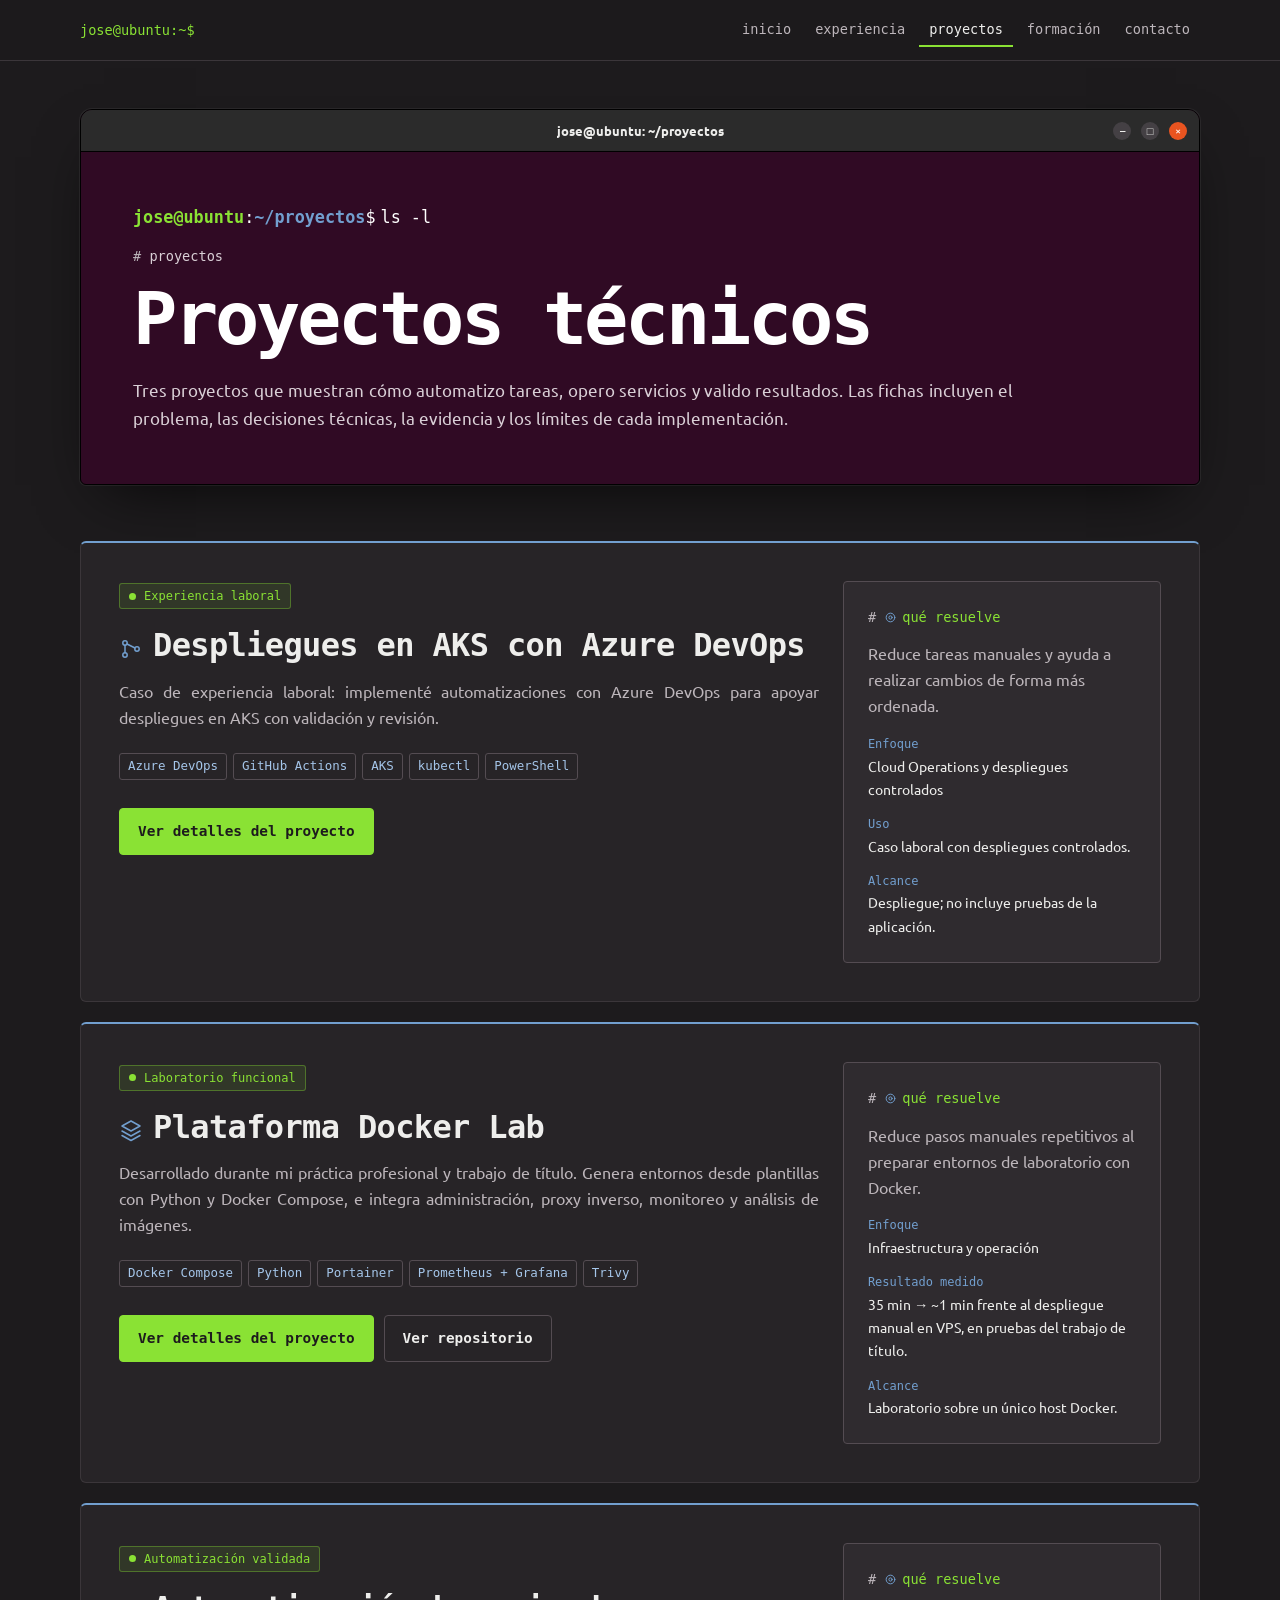
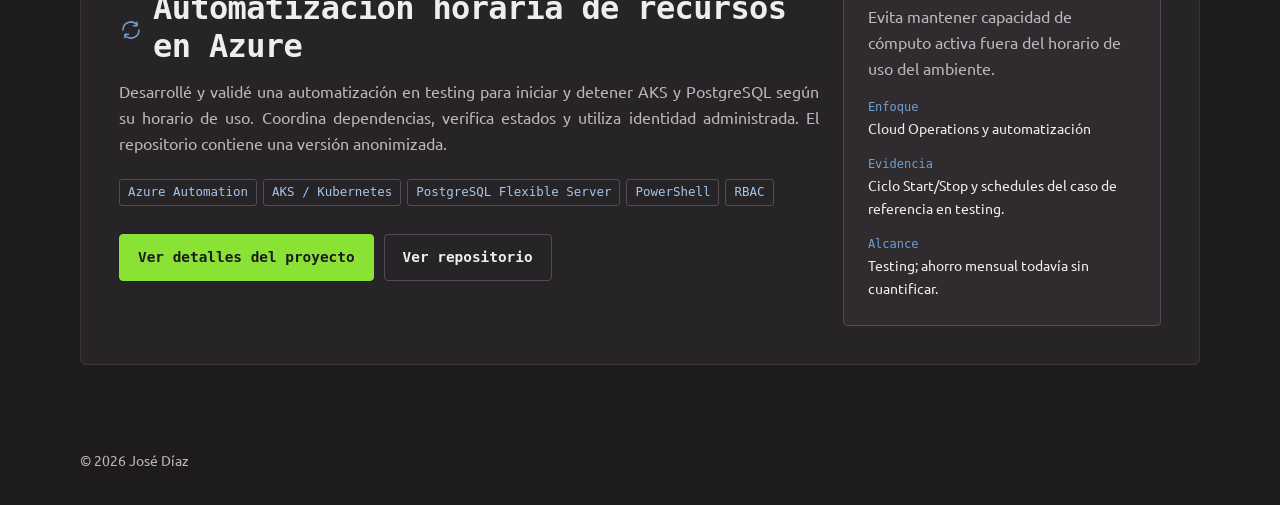
<file: proyectos.html>
<!DOCTYPE html>
<html lang="es">
<head>
  <meta charset="UTF-8" />
  <meta name="viewport" content="width=device-width, initial-scale=1.0" />
  <meta name="description" content="Proyectos de José Díaz sobre soporte cloud, infraestructura TI, Azure/AKS, Docker, Linux, monitoreo y automatización." />
  <meta property="og:title" content="Proyectos | José Díaz" />
  <meta property="og:description" content="Proyectos de José Díaz sobre soporte cloud, infraestructura TI, Azure/AKS, Docker, Linux, monitoreo y automatización." />
  <meta property="og:type" content="website" />
  <meta property="og:url" content="https://jose-dc.github.io/proyectos.html" />
  <meta property="og:image" content="https://jose-dc.github.io/assets/img/og/portafolio.png" />
  <meta property="og:image:width" content="1200" />
  <meta property="og:image:height" content="627" />
  <meta property="og:image:alt" content="Ventana de terminal Ubuntu con el nombre José Díaz, Cloud Operations y Soporte Cloud." />
  <meta name="twitter:card" content="summary_large_image" />
  <title>José Díaz | Proyectos</title>
  <link rel="icon" type="image/svg+xml" href="assets/favicon.svg" />
  <link rel="preconnect" href="https://fonts.googleapis.com" />
  <link rel="preconnect" href="https://fonts.gstatic.com" crossorigin />
  <link rel="stylesheet" href="https://fonts.googleapis.com/css2?family=Ubuntu:wght@400;500;700&family=Ubuntu+Mono:wght@400;700&display=swap" />
  <link rel="stylesheet" href="assets/styles.css?v=20261107-home" />
</head>
<body>
  <header class="site-header">
    <nav class="nav" aria-label="Navegación principal">
      <div class="nav-links">
        <a href="index.html">Inicio</a>
        <a href="experiencia.html">Experiencia</a>
        <a href="proyectos.html" aria-current="page">Proyectos</a>
        <a href="formacion.html">Formación</a>
        <a href="index.html#contacto">Contacto</a>
      </div>
    </nav>
  </header>

  <main>
    <section class="page-heading terminal">
      <div class="terminal-bar" aria-hidden="true"><span class="terminal-title">jose@ubuntu: ~/proyectos</span><span class="win-controls"><span>&#8211;</span><span>&#9633;</span><span class="win-close">&#215;</span></span></div>
      <div class="terminal-body">
        <p class="term-cmd"><span class="ps1" aria-hidden="true"><b>jose@ubuntu</b>:<i>~/proyectos</i>$</span>ls -l</p>
        <p class="kicker">Proyectos</p>
        <h1>Proyectos técnicos</h1>
        <p class="lead">Tres proyectos que muestran cómo automatizo tareas, opero servicios y valido resultados. Las fichas incluyen el problema, las decisiones técnicas, la evidencia y los límites de cada implementación.</p>
      </div>
    </section>

    <section class="project-list">
      <article class="project-row project-feature">
        <div class="project-content">
          <span class="status status-functional">Experiencia laboral</span>
          <h2><span class="entry-icon" aria-hidden="true"><svg viewBox="0 0 24 24" fill="none" stroke="currentColor" stroke-width="1.5" stroke-linecap="round" stroke-linejoin="round"><circle cx="6" cy="6" r="2.2"></circle><circle cx="6" cy="18" r="2.2"></circle><circle cx="18" cy="12" r="2.2"></circle><path d="M6 8.2v7.6"></path><path d="M8 7l8 4"></path></svg></span>Despliegues en AKS con Azure DevOps</h2>
          <p class="project-summary">
            Caso de experiencia laboral: implementé automatizaciones con Azure DevOps para apoyar despliegues en AKS con validación y revisión.
          </p>
          <div class="meta" aria-label="Tecnologías principales">
            <span>Azure DevOps</span>
            <span>GitHub Actions</span>
            <span>AKS</span>
            <span>kubectl</span>
            <span>PowerShell</span>
          </div>
          <div class="project-actions">
            <a class="button primary" href="proyectos/despliegues-aks.html">Ver detalles del proyecto</a>
          </div>
        </div>
        <aside class="project-at-a-glance" aria-label="Resumen del proyecto">
          <p class="eyebrow"><span class="eyebrow-icon" aria-hidden="true"><svg viewBox="0 0 24 24" fill="none" stroke="currentColor" stroke-width="1.8" stroke-linecap="round" stroke-linejoin="round"><circle cx="12" cy="12" r="8"></circle><circle cx="12" cy="12" r="3"></circle></svg></span>Qué resuelve</p>
          <p>Reduce tareas manuales y ayuda a realizar cambios de forma más ordenada.</p>
          <dl>
            <div><dt>Enfoque</dt><dd>Cloud Operations y despliegues controlados</dd></div>
            <div><dt>Uso</dt><dd>Caso laboral con despliegues controlados.</dd></div>
            <div><dt>Alcance</dt><dd>Despliegue; no incluye pruebas de la aplicación.</dd></div>
          </dl>
        </aside>
      </article>

      <article class="project-row project-feature">
        <div class="project-content">
          <span class="status status-functional">Laboratorio funcional</span>
          <h2><span class="entry-icon" aria-hidden="true"><svg viewBox="0 0 24 24" fill="none" stroke="currentColor" stroke-width="1.5" stroke-linecap="round" stroke-linejoin="round"><path d="M12 3l9 5-9 5-9-5 9-5z"></path><path d="M3 13l9 5 9-5"></path><path d="M3 17.5l9 5 9-5"></path></svg></span>Plataforma Docker Lab</h2>
          <p class="project-summary">
            Desarrollado durante mi práctica profesional y trabajo de título. Genera entornos desde plantillas con Python y Docker Compose, e integra administración, proxy inverso, monitoreo y análisis de imágenes.
          </p>
          <div class="meta" aria-label="Tecnologías principales">
            <span>Docker Compose</span>
            <span>Python</span>
            <span>Portainer</span>
            <span>Prometheus + Grafana</span>
            <span>Trivy</span>
          </div>
          <div class="project-actions">
            <a class="button primary" href="proyectos/plataforma-docker-iie.html">Ver detalles del proyecto</a>
            <a class="button secondary" href="https://github.com/Jose-DC/plataforma-docker-lab" target="_blank" rel="noreferrer">Ver repositorio</a>
          </div>
        </div>
        <aside class="project-at-a-glance" aria-label="Resumen del proyecto">
          <p class="eyebrow"><span class="eyebrow-icon" aria-hidden="true"><svg viewBox="0 0 24 24" fill="none" stroke="currentColor" stroke-width="1.8" stroke-linecap="round" stroke-linejoin="round"><circle cx="12" cy="12" r="8"></circle><circle cx="12" cy="12" r="3"></circle></svg></span>Qué resuelve</p>
          <p>Reduce pasos manuales repetitivos al preparar entornos de laboratorio con Docker.</p>
          <dl>
            <div><dt>Enfoque</dt><dd>Infraestructura y operación</dd></div>
            <div><dt>Resultado medido</dt><dd>35 min → ~1 min frente al despliegue manual en VPS, en pruebas del trabajo de título.</dd></div>
            <div><dt>Alcance</dt><dd>Laboratorio sobre un único host Docker.</dd></div>
          </dl>
        </aside>
      </article>

      <article class="project-row project-feature">
        <div class="project-content">
          <span class="status status-functional">Automatización validada</span>
          <h2><span class="entry-icon" aria-hidden="true"><svg viewBox="0 0 24 24" fill="none" stroke="currentColor" stroke-width="1.5" stroke-linecap="round" stroke-linejoin="round"><path d="M4 12a8 8 0 0 1 14-5.3"></path><path d="M18 4.2v3.5h-3.5"></path><path d="M20 12a8 8 0 0 1-14 5.3"></path><path d="M6 19.8v-3.5h3.5"></path></svg></span>Automatización horaria de recursos en Azure</h2>
          <p class="project-summary">
            Desarrollé y validé una automatización en testing para iniciar y detener AKS y PostgreSQL según su horario de uso. Coordina dependencias, verifica estados y utiliza identidad administrada. El repositorio contiene una versión anonimizada.
          </p>
          <div class="meta" aria-label="Tecnologías principales">
            <span>Azure Automation</span>
            <span>AKS / Kubernetes</span>
            <span>PostgreSQL Flexible Server</span>
            <span>PowerShell</span>
            <span>RBAC</span>
          </div>
          <div class="project-actions">
            <a class="button primary" href="proyectos/automatizacion-costos-azure.html">Ver detalles del proyecto</a>
            <a class="button secondary" href="https://github.com/Jose-DC/automatizacion-costos-azure" target="_blank" rel="noreferrer">Ver repositorio</a>
          </div>
        </div>
        <aside class="project-at-a-glance" aria-label="Resumen del proyecto">
          <p class="eyebrow"><span class="eyebrow-icon" aria-hidden="true"><svg viewBox="0 0 24 24" fill="none" stroke="currentColor" stroke-width="1.8" stroke-linecap="round" stroke-linejoin="round"><circle cx="12" cy="12" r="8"></circle><circle cx="12" cy="12" r="3"></circle></svg></span>Qué resuelve</p>
          <p>Evita mantener capacidad de cómputo activa fuera del horario de uso del ambiente.</p>
          <dl>
            <div><dt>Enfoque</dt><dd>Cloud Operations y automatización</dd></div>
            <div><dt>Evidencia</dt><dd>Ciclo Start/Stop y schedules del caso de referencia en testing.</dd></div>
            <div><dt>Alcance</dt><dd>Testing; ahorro mensual todavía sin cuantificar.</dd></div>
          </dl>
        </aside>
      </article>

    </section>
  </main>
  <footer class="site-footer"><p>&copy; 2026 José Díaz</p></footer>
</body>
</html>
</file>
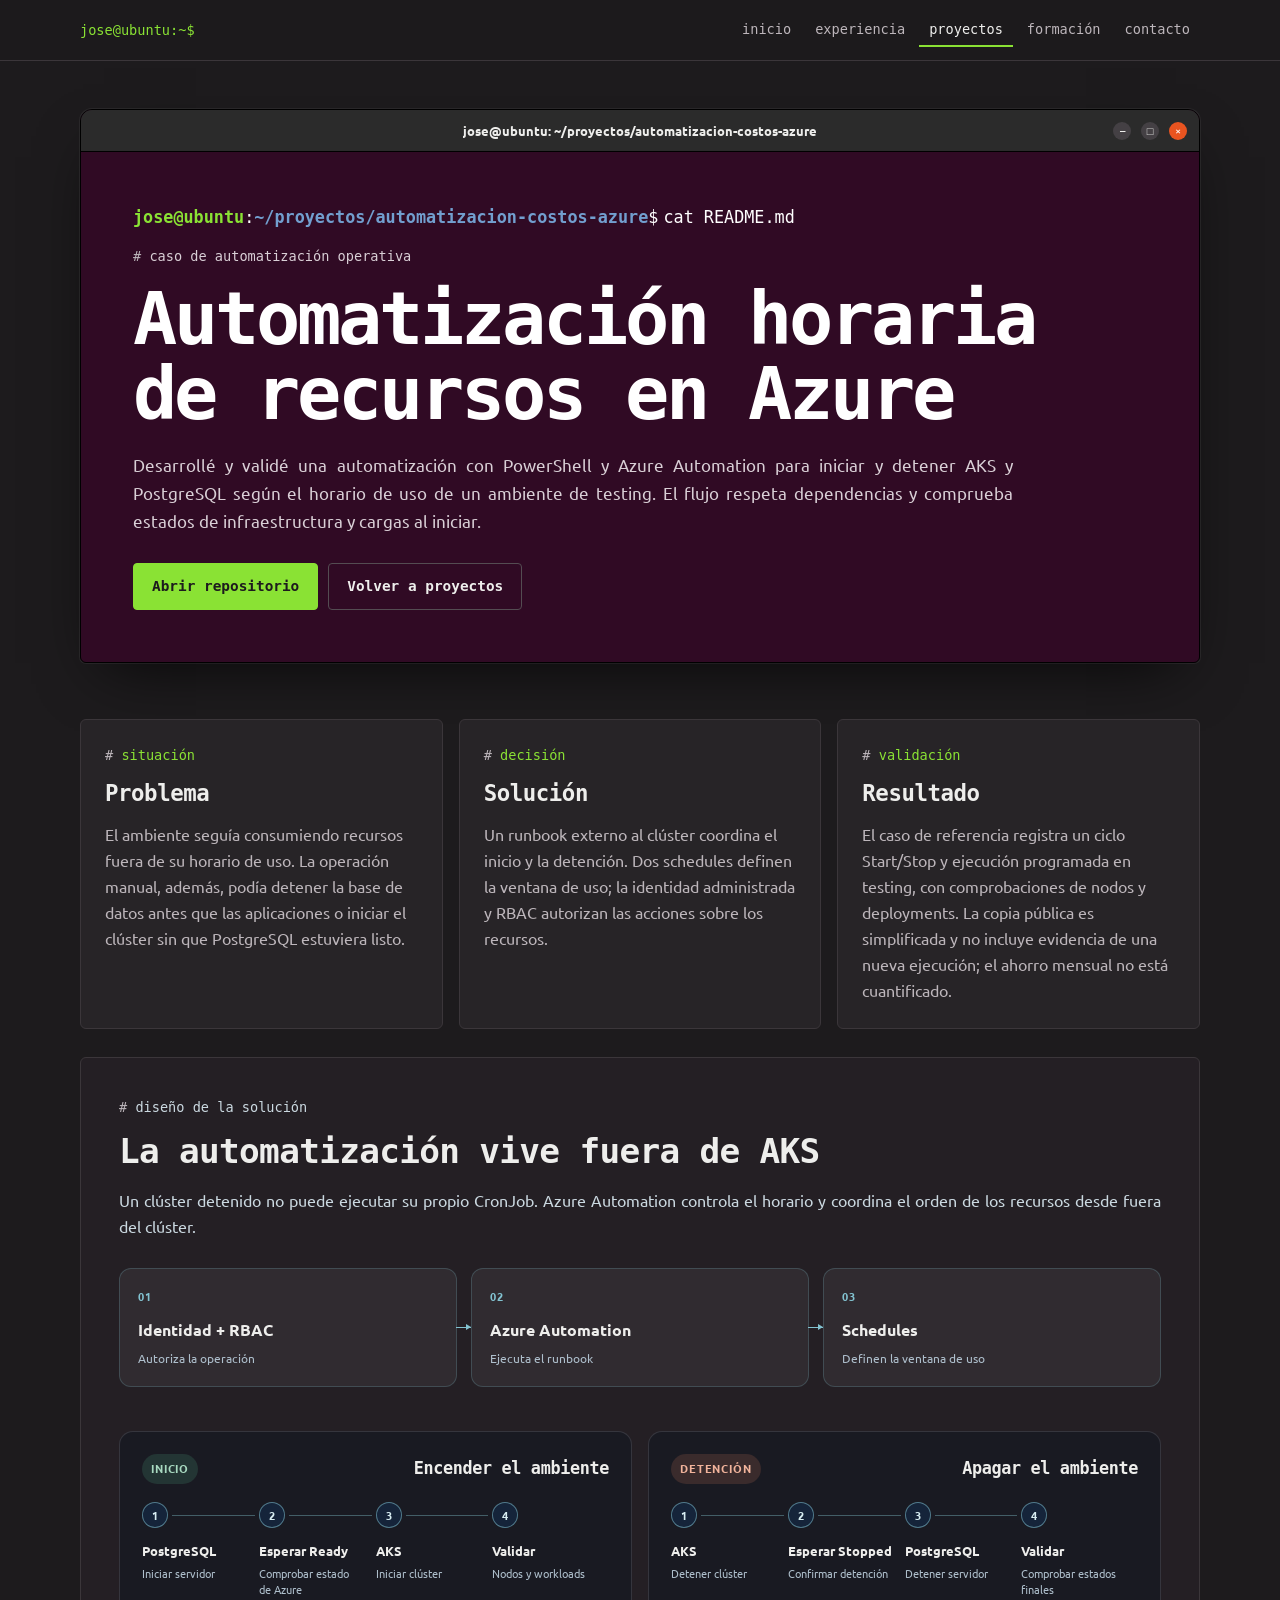
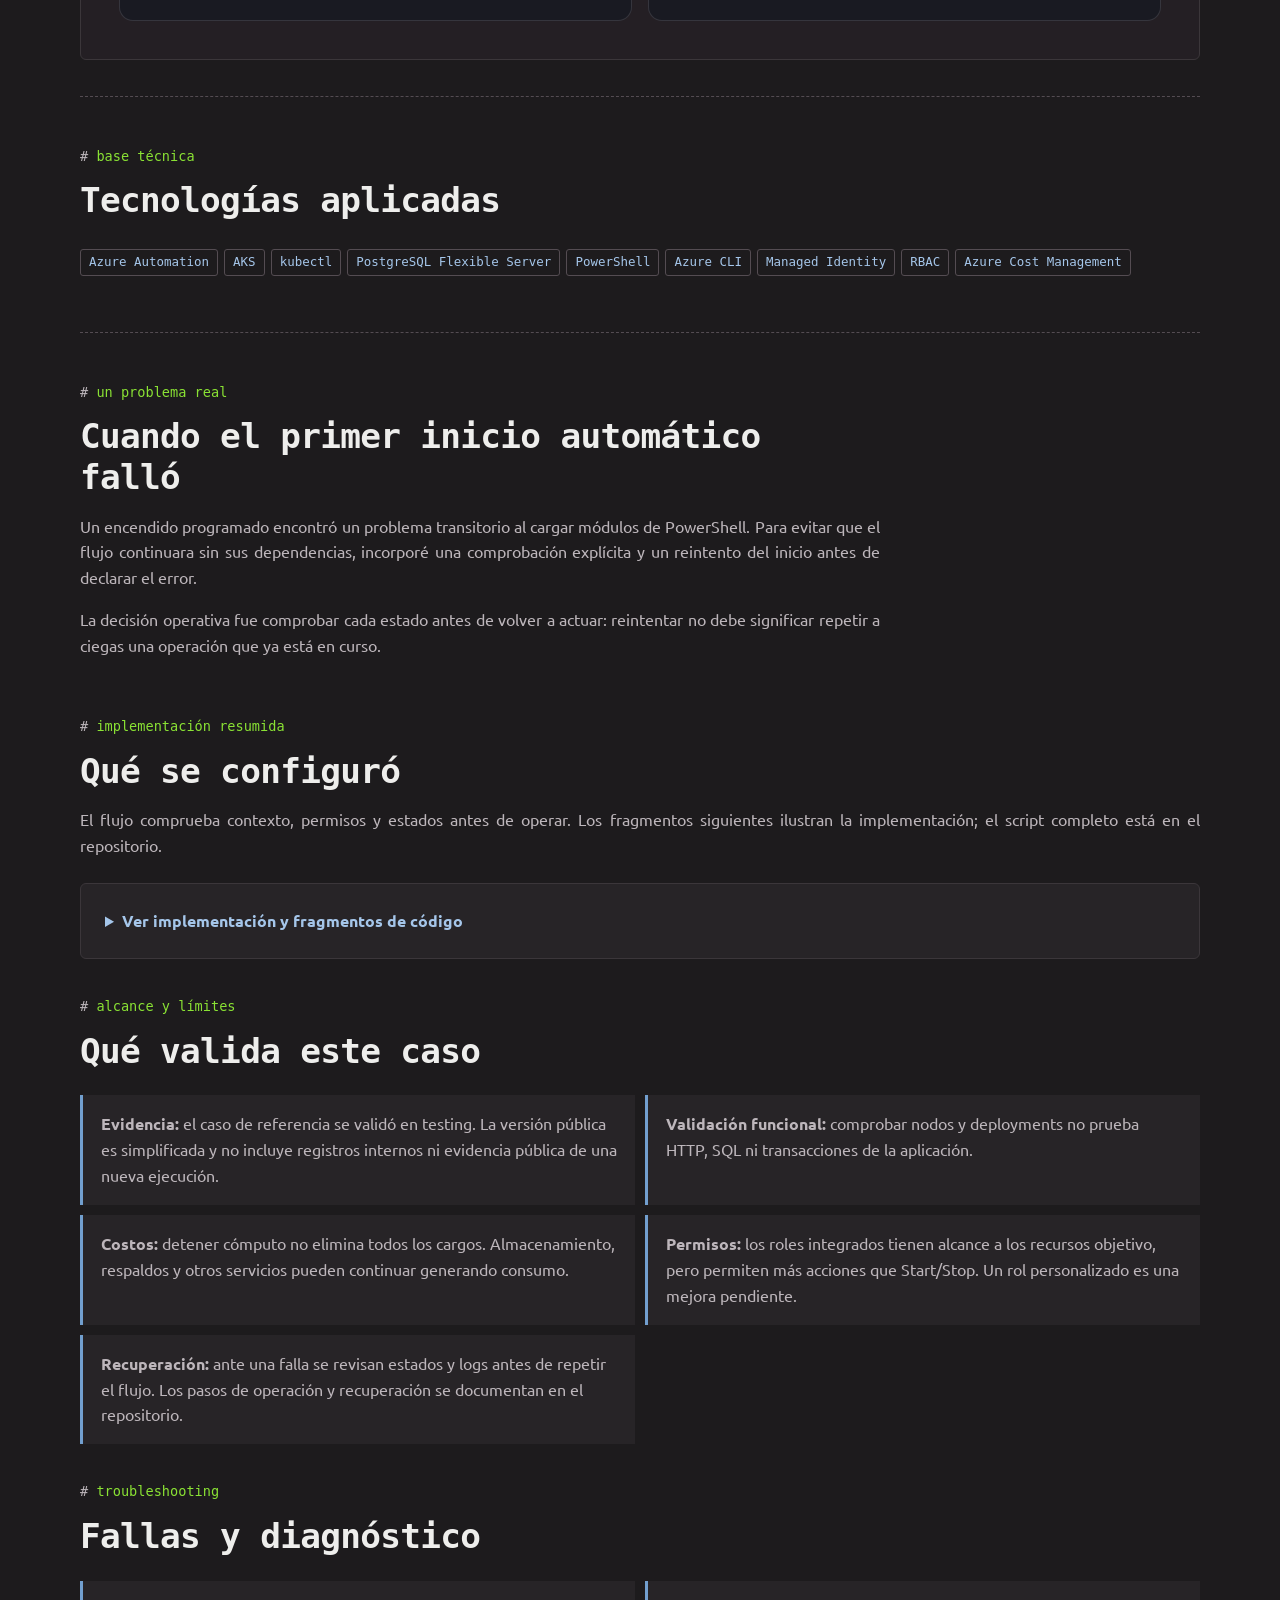
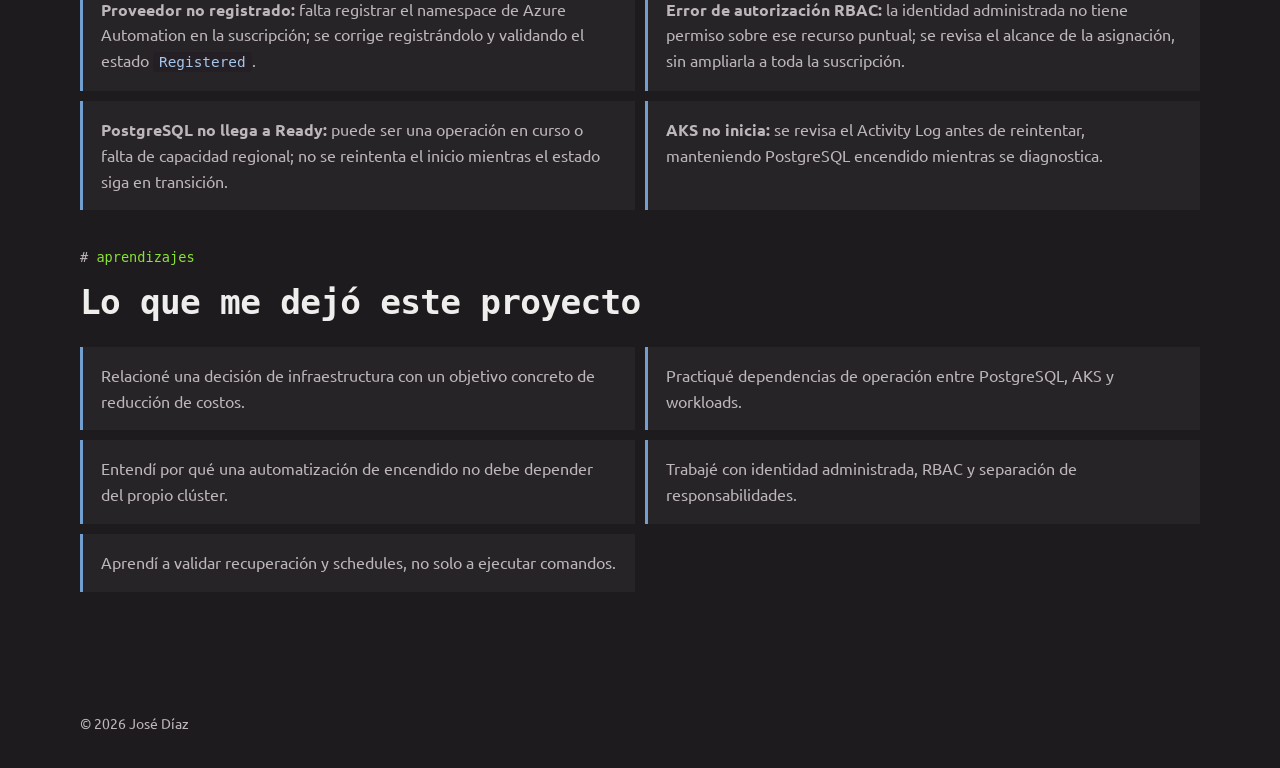
<file: proyectos/automatizacion-costos-azure.html>
<!DOCTYPE html>
<html lang="es">
<head>
  <meta charset="UTF-8" />
  <meta name="viewport" content="width=device-width, initial-scale=1.0" />
  <meta name="description" content="Guía resumida de una automatización horaria para reducir costos de un ambiente AKS y PostgreSQL en Azure." />
  <meta property="og:title" content="José Díaz | Automatización horaria de recursos en Azure" />
  <meta property="og:type" content="website" />
  <meta property="og:url" content="https://jose-dc.github.io/proyectos/automatizacion-costos-azure.html" />
  <meta property="og:image" content="https://jose-dc.github.io/assets/img/og/portafolio.png" />
  <meta property="og:image:width" content="1200" />
  <meta property="og:image:height" content="627" />
  <meta property="og:image:alt" content="Ventana de terminal Ubuntu con el nombre José Díaz, Cloud Operations y Soporte Cloud." />
  <meta name="twitter:card" content="summary_large_image" />
  <title>José Díaz | Automatización horaria de recursos en Azure</title>
  <link rel="icon" type="image/svg+xml" href="../assets/favicon.svg" />
  <link rel="preconnect" href="https://fonts.googleapis.com" />
  <link rel="preconnect" href="https://fonts.gstatic.com" crossorigin />
  <link rel="stylesheet" href="https://fonts.googleapis.com/css2?family=Ubuntu:wght@400;500;700&family=Ubuntu+Mono:wght@400;700&display=swap" />
  <link rel="stylesheet" href="../assets/styles.css?v=20261106-simple" />
</head>
<body>
  <header class="site-header">
    <nav class="nav" aria-label="Navegación principal">
      <div class="nav-links">
        <a href="../index.html">Inicio</a>
        <a href="../experiencia.html">Experiencia</a>
        <a href="../proyectos.html" aria-current="page">Proyectos</a>
        <a href="../formacion.html">Formación</a>
        <a href="../index.html#contacto">Contacto</a>
      </div>
    </nav>
  </header>

  <main>
    <section class="doc-hero terminal">
      <div class="terminal-bar" aria-hidden="true"><span class="terminal-title">jose@ubuntu: ~/proyectos/automatizacion-costos-azure</span><span class="win-controls"><span>&#8211;</span><span>&#9633;</span><span class="win-close">&#215;</span></span></div>
      <div class="terminal-body">
        <p class="term-cmd"><span class="ps1" aria-hidden="true"><b>jose@ubuntu</b>:<i>~/proyectos/automatizacion-costos-azure</i>$</span>cat README.md</p>
        <p class="kicker">Caso de automatización operativa</p>
        <h1>Automatización horaria de recursos en Azure</h1>
        <p class="lead">Desarrollé y validé una automatización con PowerShell y Azure Automation para iniciar y detener AKS y PostgreSQL según el horario de uso de un ambiente de testing. El flujo respeta dependencias y comprueba estados de infraestructura y cargas al iniciar.</p>
        <div class="project-actions doc-actions">
          <a class="button primary" href="https://github.com/Jose-DC/automatizacion-costos-azure" target="_blank" rel="noreferrer">Abrir repositorio</a>
          <a class="button secondary" href="../proyectos.html">Volver a proyectos</a>
        </div>
      </div>
    </section>

    <section class="case-overview" aria-label="Resumen del caso">
      <article><p class="eyebrow">Situación</p><h2>Problema</h2><p>El ambiente seguía consumiendo recursos fuera de su horario de uso. La operación manual, además, podía detener la base de datos antes que las aplicaciones o iniciar el clúster sin que PostgreSQL estuviera listo.</p></article>
      <article><p class="eyebrow">Decisión</p><h2>Solución</h2><p>Un runbook externo al clúster coordina el inicio y la detención. Dos schedules definen la ventana de uso; la identidad administrada y RBAC autorizan las acciones sobre los recursos.</p></article>
      <article><p class="eyebrow">Validación</p><h2>Resultado</h2><p>El caso de referencia registra un ciclo Start/Stop y ejecución programada en testing, con comprobaciones de nodos y deployments. La copia pública es simplificada y no incluye evidencia de una nueva ejecución; el ahorro mensual no está cuantificado.</p></article>
    </section>

    <section class="architecture-section">
      <div class="section-copy">
        <p class="kicker">Diseño de la solución</p>
        <h2>La automatización vive fuera de AKS</h2>
        <p>Un clúster detenido no puede ejecutar su propio CronJob. Azure Automation controla el horario y coordina el orden de los recursos desde fuera del clúster.</p>
      </div>
      <div class="operation-flow" aria-label="Flujo de componentes y operaciones">
        <div class="control-chain" aria-label="Control de la automatización">
          <div class="control-card"><span>01</span><strong>Identidad + RBAC</strong><small>Autoriza la operación</small></div>
          <div class="control-card"><span>02</span><strong>Azure Automation</strong><small>Ejecuta el runbook</small></div>
          <div class="control-card"><span>03</span><strong>Schedules</strong><small>Definen la ventana de uso</small></div>
        </div>
        <div class="operation-lanes">
          <article class="operation-lane start-lane">
            <header><span class="lane-badge">Inicio</span><h3>Encender el ambiente</h3></header>
            <ol class="lane-steps">
              <li><span>1</span><div><strong>PostgreSQL</strong><small>Iniciar servidor</small></div></li>
              <li><span>2</span><div><strong>Esperar Ready</strong><small>Comprobar estado de Azure</small></div></li>
              <li><span>3</span><div><strong>AKS</strong><small>Iniciar clúster</small></div></li>
              <li><span>4</span><div><strong>Validar</strong><small>Nodos y workloads</small></div></li>
            </ol>
          </article>
          <article class="operation-lane stop-lane">
            <header><span class="lane-badge">Detención</span><h3>Apagar el ambiente</h3></header>
            <ol class="lane-steps">
              <li><span>1</span><div><strong>AKS</strong><small>Detener clúster</small></div></li>
              <li><span>2</span><div><strong>Esperar Stopped</strong><small>Confirmar detención</small></div></li>
              <li><span>3</span><div><strong>PostgreSQL</strong><small>Detener servidor</small></div></li>
              <li><span>4</span><div><strong>Validar</strong><small>Comprobar estados finales</small></div></li>
            </ol>
          </article>
        </div>
      </div>
    </section>

    <section class="section" aria-label="Tecnologías aplicadas">
      <div class="section-header compact-header">
        <p class="kicker">Base técnica</p>
        <h2>Tecnologías aplicadas</h2>
      </div>
      <div class="core-tech-list">
        <span>Azure Automation</span><span>AKS</span><span>kubectl</span><span>PostgreSQL Flexible Server</span><span>PowerShell</span><span>Azure CLI</span><span>Managed Identity</span><span>RBAC</span><span>Azure Cost Management</span>
      </div>
    </section>

    <section class="section" aria-labelledby="incident-title">
      <div class="section-header compact-header">
        <p class="kicker">Un problema real</p>
        <h2 id="incident-title">Cuando el primer inicio automático falló</h2>
        <p>Un encendido programado encontró un problema transitorio al cargar módulos de PowerShell. Para evitar que el flujo continuara sin sus dependencias, incorporé una comprobación explícita y un reintento del inicio antes de declarar el error.</p>
        <p>La decisión operativa fue comprobar cada estado antes de volver a actuar: reintentar no debe significar repetir a ciegas una operación que ya está en curso.</p>
      </div>
    </section>

    <section class="workflow-section automation-workflow" aria-labelledby="implementation-title">
      <div class="section-copy workflow-heading">
        <p class="kicker">Implementación resumida</p>
        <h2 id="implementation-title">Qué se configuró</h2>
        <p>El flujo comprueba contexto, permisos y estados antes de operar. Los fragmentos siguientes ilustran la implementación; el script completo está en el repositorio.</p>
      </div>

      <details class="project-details">
        <summary>Ver implementación y fragmentos de código</summary>
      <div class="case-chapters">
        <article class="case-chapter">
          <div class="chapter-intro"><span class="step-number">01</span><p class="eyebrow">Requisitos</p><h3>Preparar el alcance de Azure</h3><p>Se parte de un AKS y un PostgreSQL Flexible Server dentro de una suscripción autorizada. Antes de crear recursos se comprueban el contexto, los estados iniciales y el registro del proveedor de Azure Automation.</p></div>
          <div class="chapter-content">
          <pre class="command-block" data-label="Azure CLI · Preflight"><code>az account show --subscription "&lt;SUBSCRIPTION&gt;" --output table
az aks show --resource-group "&lt;AKS_RESOURCE_GROUP&gt;" --name "&lt;AKS_NAME&gt;"
az postgres flexible-server show --resource-group "&lt;DB_RESOURCE_GROUP&gt;" --name "&lt;POSTGRES_SERVER&gt;"
az provider show --namespace Microsoft.Automation --query registrationState</code></pre>
          </div>
        </article>

        <article class="case-chapter">
          <div class="chapter-intro"><span class="step-number">02</span><p class="eyebrow">Automation e identidad</p><h3>Crear el punto de ejecución</h3><p>Se crea una Automation Account con identidad administrada. Esa identidad es la que ejecuta el runbook; la persona que configura los recursos y la identidad que opera el flujo pueden ser distintas.</p></div>
          <div class="chapter-content">
          <pre class="command-block" data-label="Azure CLI · Automation Account"><code>az automation account create \
  --resource-group "&lt;AUTOMATION_RESOURCE_GROUP&gt;" \
  --name "&lt;AUTOMATION_ACCOUNT&gt;" \
  --location "&lt;REGION&gt;" --sku Basic

az rest --method patch \
  --url "&lt;AUTOMATION_ACCOUNT_URL&gt;" \
  --body '{"identity":{"type":"SystemAssigned"}}'</code></pre>
          <pre class="command-block" data-label="PowerShell · Autenticación del runbook"><code>Connect-AzAccount -Identity -ErrorAction Stop
Set-AzContext -Subscription $SubscriptionName</code></pre>
          </div>
        </article>

        <article class="case-chapter">
          <div class="chapter-intro"><span class="step-number">03</span><p class="eyebrow">Permisos y schedules</p><h3>Autorizar y programar la operación</h3><p>La identidad recibe roles con alcance a los recursos objetivo. Después se crea un schedule de inicio y otro de detención, ambos con recurrencia laboral y zona horaria de Santiago. Los horarios siguientes son ilustrativos; la ventana se revisa con los responsables del servicio.</p></div>
          <div class="chapter-content">
          <pre class="command-block" data-label="Azure CLI · RBAC y schedules"><code>az role assignment list \
  --assignee-object-id "&lt;AUTOMATION_PRINCIPAL_ID&gt;" \
  --all --output table

# Ejemplo de ventana autorizada; ajustar antes de usar
START: lunes a viernes, &lt;HORA_INICIO&gt;, America/Santiago
STOP:  lunes a viernes, &lt;HORA_FIN&gt;, America/Santiago</code></pre>
          </div>
        </article>

        <article class="case-chapter">
          <div class="chapter-intro"><span class="step-number">04</span><p class="eyebrow">Validación automática</p><h3>Comprobar que el horario funciona, incluso ante fallas transitorias</h3><p>La prueba controlada se realizó antes de habilitar la recurrencia. El runbook revisa el estado de cada recurso antes de actuar e incluye reintentos para fallas transitorias. Al encender, valida además que los nodos y los despliegues queden disponibles dentro del propio clúster, no solo el estado reportado por el servicio administrado.</p></div>
          <div class="chapter-content">
          <div class="validation-strip" aria-label="Validaciones del proyecto">
            <div><strong><span class="stat-icon" aria-hidden="true"><svg viewBox="0 0 24 24"><path d="M7 4.5v15l13-7.5-13-7.5z" fill="currentColor"></path></svg></span>Start</strong><span>PostgreSQL Ready y AKS Running</span></div>
            <div><strong><span class="stat-icon" aria-hidden="true"><svg viewBox="0 0 24 24"><rect x="6" y="6" width="12" height="12" rx="2" fill="currentColor"></rect></svg></span>Stop</strong><span>AKS Stopped y PostgreSQL detenido</span></div>
            <div><strong><span class="stat-icon" aria-hidden="true"><svg viewBox="0 0 24 24" fill="none" stroke="currentColor" stroke-width="2" stroke-linecap="round" stroke-linejoin="round"><path d="M4 12a8 8 0 0 1 14-5.3"></path><path d="M18 4.2v3.5h-3.5"></path><path d="M20 12a8 8 0 0 1-14 5.3"></path><path d="M6 19.8v-3.5h3.5"></path></svg></span>Auto</strong><span>Schedules con reintentos ante falta de capacidad</span></div>
          </div>
          <pre class="command-block" data-label="PowerShell · Idempotencia y reintentos (fragmento)"><code># Revisa el estado real antes de actuar: no repite una operación en curso
$state = (Get-AzPostgreSqlFlexibleServer -ResourceGroupName $ResourceGroup -Name $ServerName).State
if ($state -eq "Ready") { return }
if ($state -in @("Starting", "Updating")) {
    Start-Sleep -Seconds $PollSeconds
    continue
}

# Reintento con espera creciente si Azure no tiene capacidad disponible
$delaySeconds = [Math]::Min($MaxDelaySeconds, $BaseDelaySeconds * [Math]::Pow(2, $attempt))
Start-Sleep -Seconds $delaySeconds</code></pre>
          </div>
        </article>
      </div>
      </details>
    </section>

    <section class="learning-section" aria-labelledby="limits-title">
      <div class="section-copy"><p class="kicker">Alcance y límites</p><h2 id="limits-title">Qué valida este caso</h2></div>
      <ul class="learning-list">
        <li><strong>Evidencia:</strong> el caso de referencia se validó en testing. La versión pública es simplificada y no incluye registros internos ni evidencia pública de una nueva ejecución.</li>
        <li><strong>Validación funcional:</strong> comprobar nodos y deployments no prueba HTTP, SQL ni transacciones de la aplicación.</li>
        <li><strong>Costos:</strong> detener cómputo no elimina todos los cargos. Almacenamiento, respaldos y otros servicios pueden continuar generando consumo.</li>
        <li><strong>Permisos:</strong> los roles integrados tienen alcance a los recursos objetivo, pero permiten más acciones que Start/Stop. Un rol personalizado es una mejora pendiente.</li>
        <li><strong>Recuperación:</strong> ante una falla se revisan estados y logs antes de repetir el flujo. Los pasos de operación y recuperación se documentan en el repositorio.</li>
      </ul>
    </section>

    <section class="learning-section" aria-labelledby="troubleshooting-title">
      <div class="section-copy">
        <p class="kicker">Troubleshooting</p>
        <h2 id="troubleshooting-title">Fallas y diagnóstico</h2>
      </div>
      <ul class="learning-list">
        <li><strong>Proveedor no registrado:</strong> falta registrar el namespace de Azure Automation en la suscripción; se corrige registrándolo y validando el estado <code>Registered</code>.</li>
        <li><strong>Error de autorización RBAC:</strong> la identidad administrada no tiene permiso sobre ese recurso puntual; se revisa el alcance de la asignación, sin ampliarla a toda la suscripción.</li>
        <li><strong>PostgreSQL no llega a Ready:</strong> puede ser una operación en curso o falta de capacidad regional; no se reintenta el inicio mientras el estado siga en transición.</li>
        <li><strong>AKS no inicia:</strong> se revisa el Activity Log antes de reintentar, manteniendo PostgreSQL encendido mientras se diagnostica.</li>
      </ul>
    </section>

    <section class="learning-section" aria-labelledby="learning-title">
      <div class="section-copy">
        <p class="kicker">Aprendizajes</p>
        <h2 id="learning-title">Lo que me dejó este proyecto</h2>
      </div>
      <ul class="learning-list">
        <li>Relacioné una decisión de infraestructura con un objetivo concreto de reducción de costos.</li>
        <li>Practiqué dependencias de operación entre PostgreSQL, AKS y workloads.</li>
        <li>Entendí por qué una automatización de encendido no debe depender del propio clúster.</li>
        <li>Trabajé con identidad administrada, RBAC y separación de responsabilidades.</li>
        <li>Aprendí a validar recuperación y schedules, no solo a ejecutar comandos.</li>

      </ul>
    </section>
  </main>
  <footer class="site-footer"><p>&copy; 2026 José Díaz</p></footer>
</body>
</html>
</file>
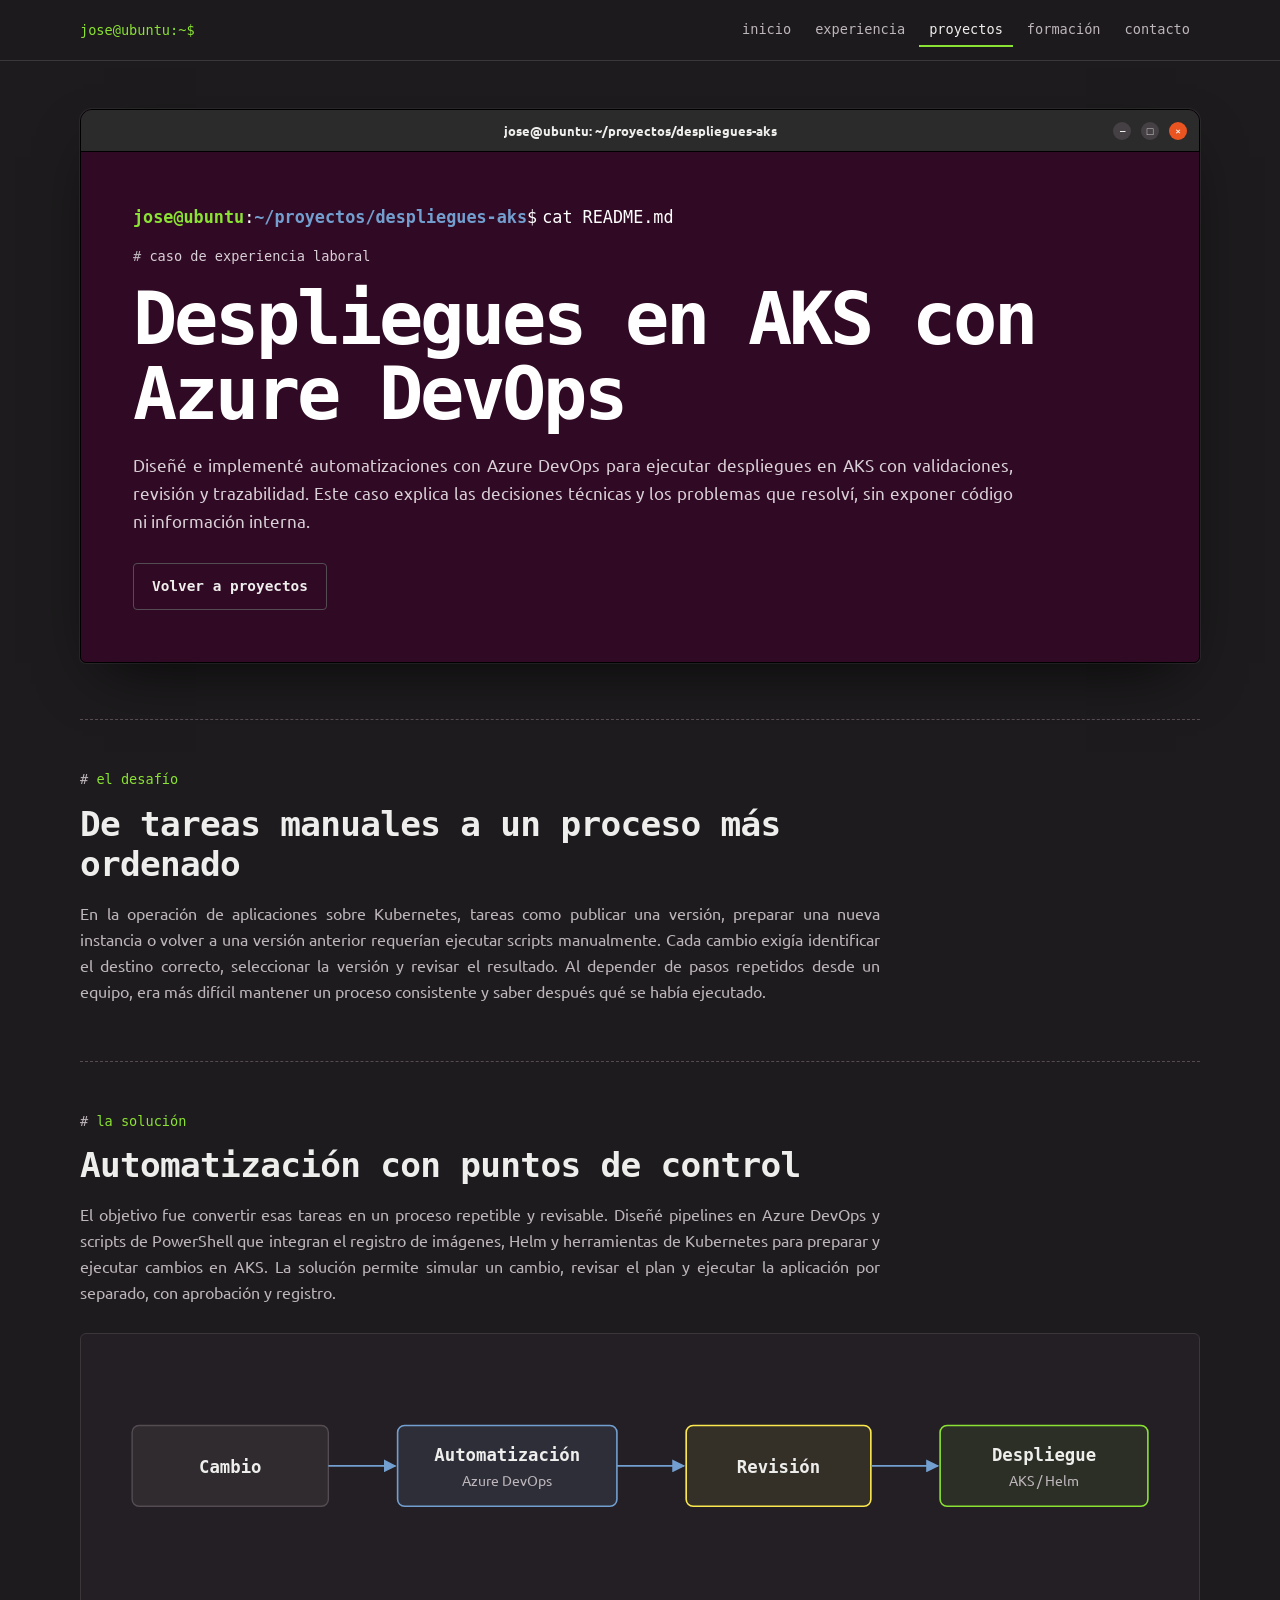
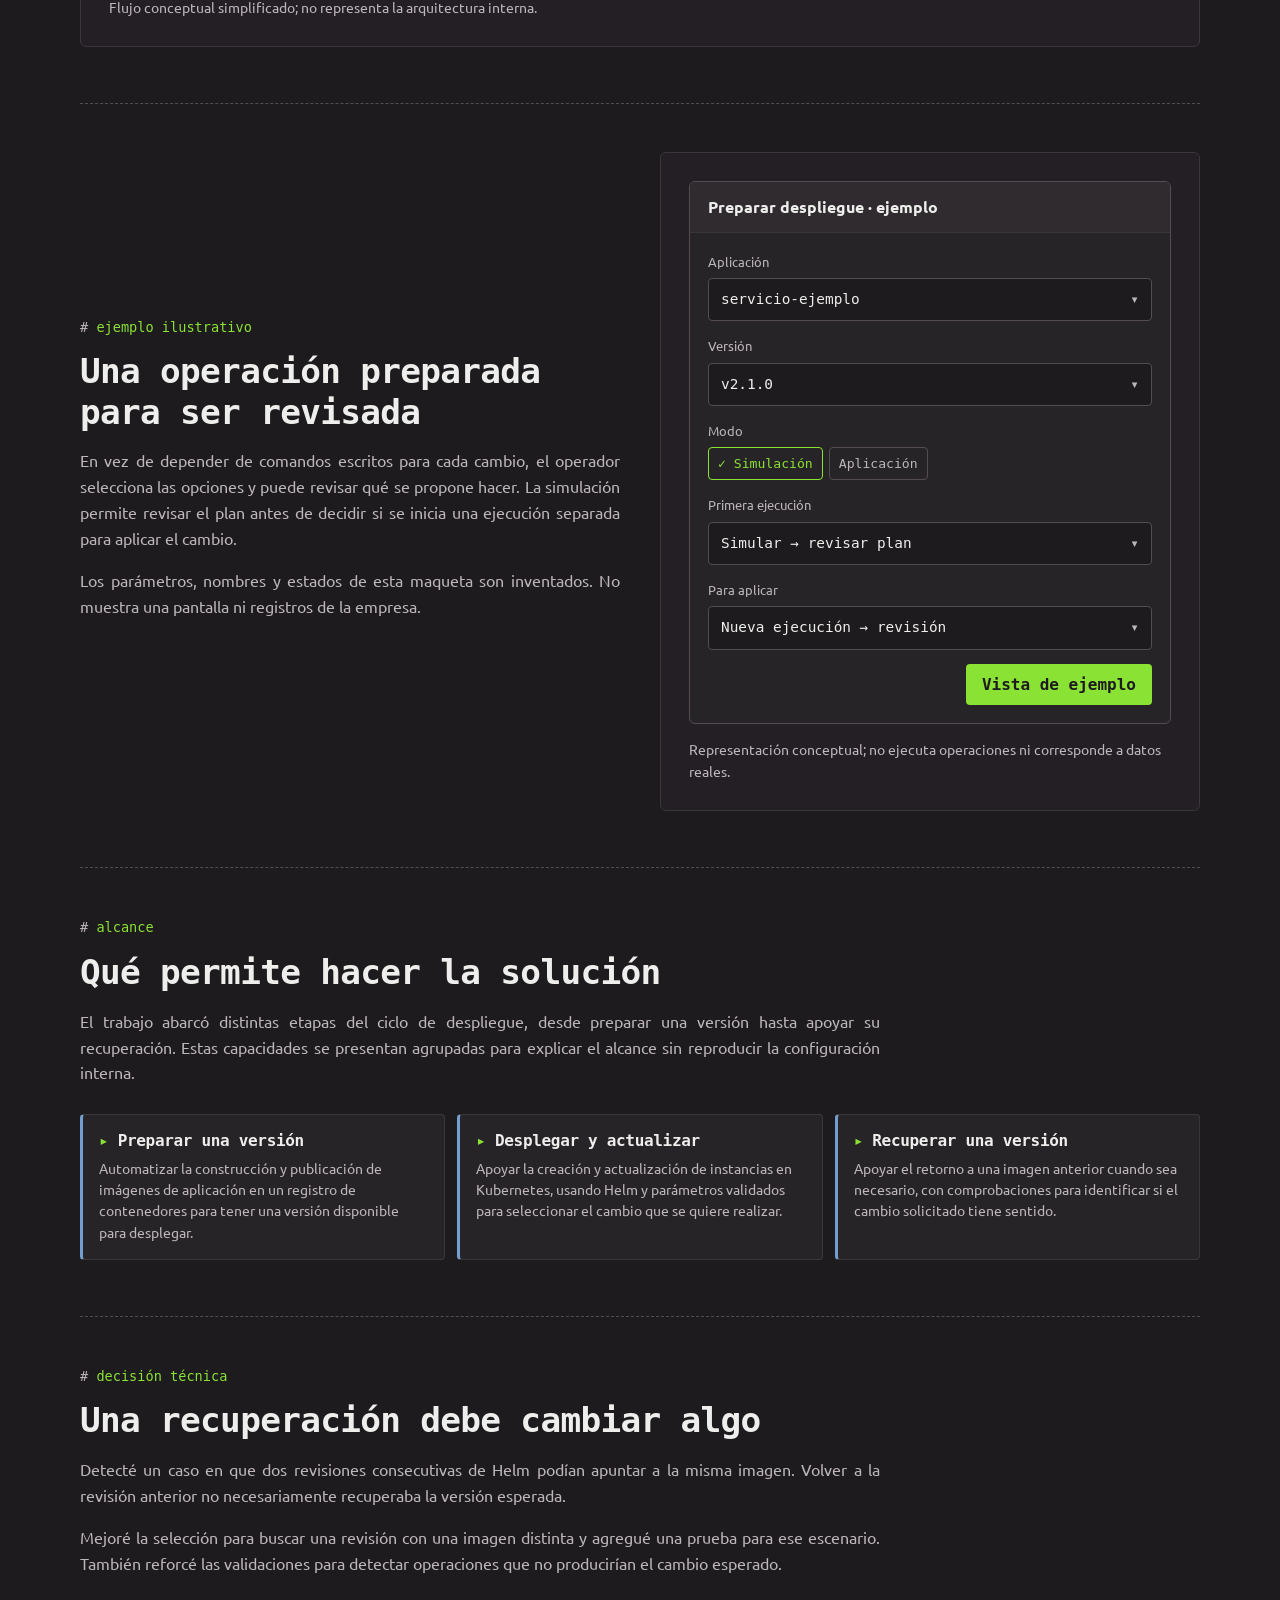
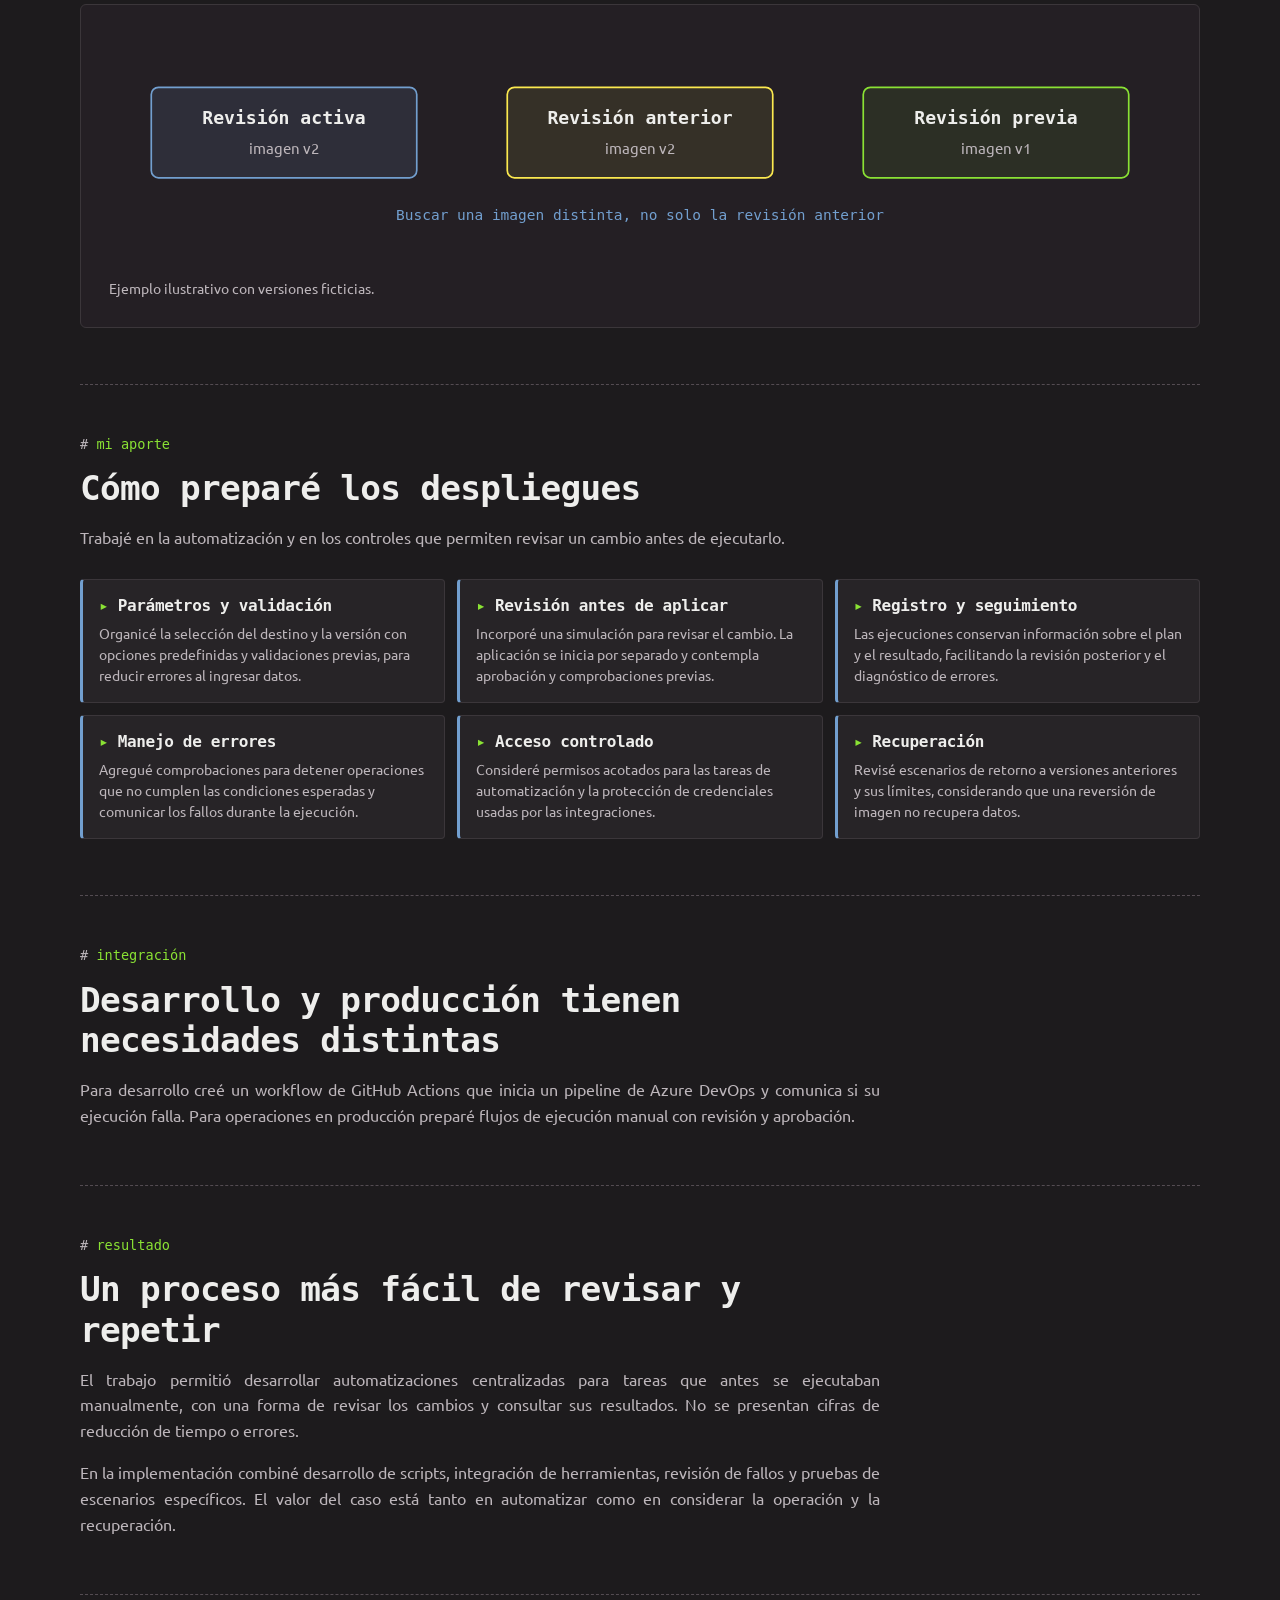
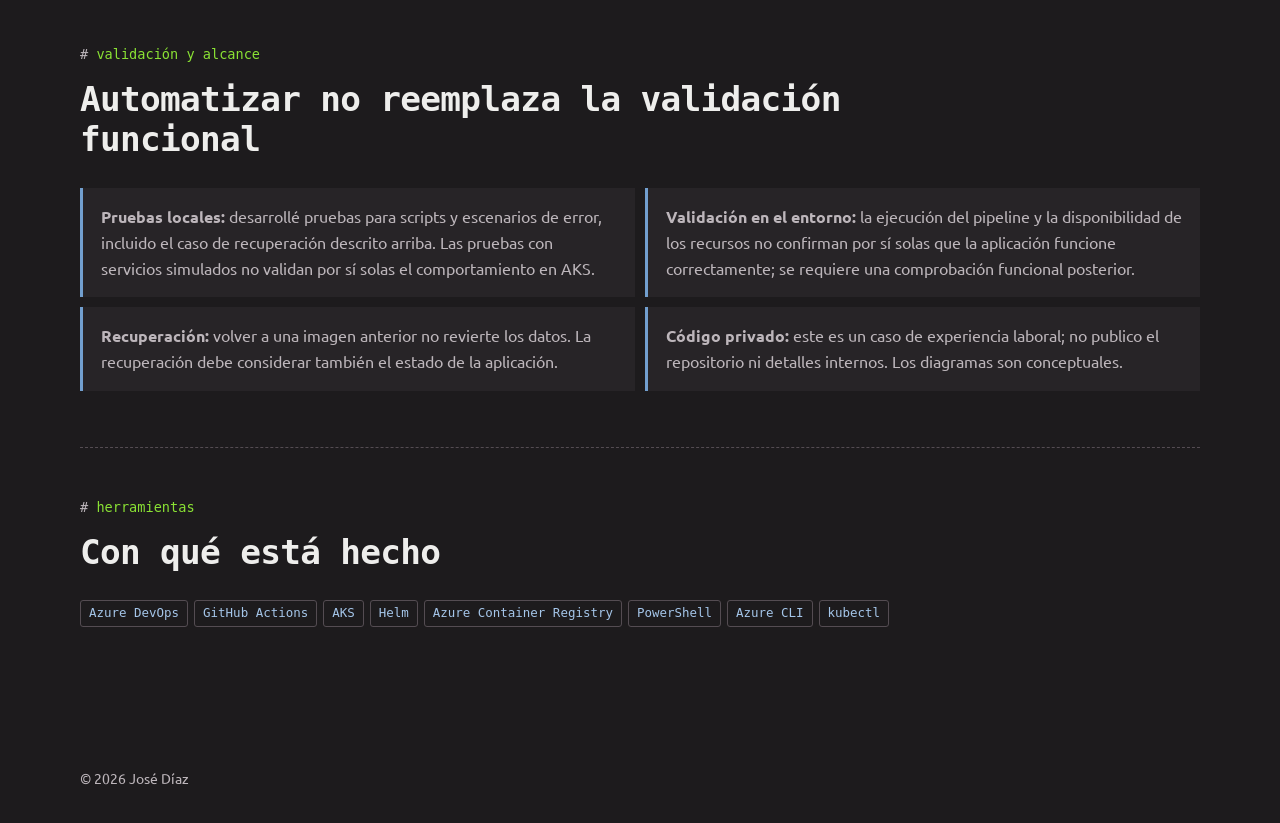
<file: proyectos/despliegues-aks.html>
<!DOCTYPE html>
<html lang="es">
<head>
  <meta charset="UTF-8" />
  <meta name="viewport" content="width=device-width, initial-scale=1.0" />
  <meta name="description" content="Caso de experiencia laboral: automatización y despliegues controlados en AKS con Azure DevOps." />
  <meta property="og:title" content="José Díaz | Despliegues en AKS con Azure DevOps" />
  <meta property="og:type" content="website" />
  <meta property="og:url" content="https://jose-dc.github.io/proyectos/despliegues-aks.html" />
  <meta property="og:image" content="https://jose-dc.github.io/assets/img/og/portafolio.png" />
  <meta property="og:image:width" content="1200" />
  <meta property="og:image:height" content="627" />
  <meta property="og:image:alt" content="Ventana de terminal Ubuntu con el nombre José Díaz, Cloud Operations y Soporte Cloud." />
  <meta name="twitter:card" content="summary_large_image" />
  <title>José Díaz | Despliegues en AKS con Azure DevOps</title>
  <link rel="icon" type="image/svg+xml" href="../assets/favicon.svg" />
  <link rel="preconnect" href="https://fonts.googleapis.com" />
  <link rel="preconnect" href="https://fonts.gstatic.com" crossorigin />
  <link rel="stylesheet" href="https://fonts.googleapis.com/css2?family=Ubuntu:wght@400;500;700&family=Ubuntu+Mono:wght@400;700&display=swap" />
  <link rel="stylesheet" href="../assets/styles.css?v=20261106-simple" />
</head>
<body>
  <header class="site-header">
    <nav class="nav" aria-label="Navegación principal">
      <div class="nav-links">
        <a href="../index.html">Inicio</a>
        <a href="../experiencia.html">Experiencia</a>
        <a href="../proyectos.html" aria-current="page">Proyectos</a>
        <a href="../formacion.html">Formación</a>
        <a href="../index.html#contacto">Contacto</a>
      </div>
    </nav>
  </header>

  <main>
    <section class="doc-hero terminal">
      <div class="terminal-bar" aria-hidden="true"><span class="terminal-title">jose@ubuntu: ~/proyectos/despliegues-aks</span><span class="win-controls"><span>&#8211;</span><span>&#9633;</span><span class="win-close">&#215;</span></span></div>
      <div class="terminal-body">
        <p class="term-cmd"><span class="ps1" aria-hidden="true"><b>jose@ubuntu</b>:<i>~/proyectos/despliegues-aks</i>$</span>cat README.md</p>
        <p class="kicker">Caso de experiencia laboral</p>
        <h1>Despliegues en AKS con Azure DevOps</h1>
        <p class="lead">Diseñé e implementé automatizaciones con Azure DevOps para ejecutar despliegues en AKS con validaciones, revisión y trazabilidad. Este caso explica las decisiones técnicas y los problemas que resolví, sin exponer código ni información interna.</p>
        <div class="project-actions doc-actions">
          <a class="button secondary" href="../proyectos.html">Volver a proyectos</a>
        </div>
      </div>
    </section>

    <section class="section" aria-labelledby="problem-title">
      <div class="section-header compact-header">
        <p class="kicker">El desafío</p>
        <h2 id="problem-title">De tareas manuales a un proceso más ordenado</h2>
        <p>En la operación de aplicaciones sobre Kubernetes, tareas como publicar una versión, preparar una nueva instancia o volver a una versión anterior requerían ejecutar scripts manualmente. Cada cambio exigía identificar el destino correcto, seleccionar la versión y revisar el resultado. Al depender de pasos repetidos desde un equipo, era más difícil mantener un proceso consistente y saber después qué se había ejecutado.</p>
      </div>
    </section>

    <section class="section" aria-labelledby="arch-title">
      <div class="section-header compact-header">
        <p class="kicker">La solución</p>
        <h2 id="arch-title">Automatización con puntos de control</h2>
        <p>El objetivo fue convertir esas tareas en un proceso repetible y revisable. Diseñé pipelines en Azure DevOps y scripts de PowerShell que integran el registro de imágenes, Helm y herramientas de Kubernetes para preparar y ejecutar cambios en AKS. La solución permite simular un cambio, revisar el plan y ejecutar la aplicación por separado, con aprobación y registro.</p>
      </div>
      <figure class="diagram">
        <svg viewBox="0 0 920 190" role="img" aria-labelledby="arch-svg-title arch-svg-desc">
          <title id="arch-svg-title">Flujo conceptual de despliegue</title>
          <desc id="arch-svg-desc">Un cambio pasa por automatización, revisión y despliegue en AKS. Es una representación conceptual, no un diagrama de la infraestructura real.</desc>
          <defs><marker id="ar" viewBox="0 0 10 10" refX="9" refY="5" markerWidth="7" markerHeight="7" orient="auto"><path class="d-arrow" d="M0,0 L10,5 L0,10 z"/></marker></defs>
          <rect class="d-box" x="20" y="55" width="170" height="70" rx="6"/>
          <text class="d-title" x="105" y="96" text-anchor="middle">Cambio</text>
          <rect class="d-box-accent" x="250" y="55" width="190" height="70" rx="6"/>
          <text class="d-title" x="345" y="86" text-anchor="middle">Automatización</text>
          <text class="d-text" x="345" y="107" text-anchor="middle">Azure DevOps</text>
          <rect class="d-box-warn" x="500" y="55" width="160" height="70" rx="6"/>
          <text class="d-title" x="580" y="96" text-anchor="middle">Revisión</text>
          <rect class="d-box-prompt" x="720" y="55" width="180" height="70" rx="6"/>
          <text class="d-title" x="810" y="86" text-anchor="middle">Despliegue</text>
          <text class="d-text" x="810" y="107" text-anchor="middle">AKS / Helm</text>
          <path class="d-line" d="M190,90 L248,90" marker-end="url(#ar)"/>
          <path class="d-line" d="M440,90 L498,90" marker-end="url(#ar)"/>
          <path class="d-line" d="M660,90 L718,90" marker-end="url(#ar)"/>
        </svg>
        <figcaption>Flujo conceptual simplificado; no representa la arquitectura interna.</figcaption>
      </figure>
    </section>

    <section class="section" aria-labelledby="mock-title">
      <div class="split-visual">
        <div class="section-header compact-header">
          <p class="kicker">Ejemplo ilustrativo</p>
          <h2 id="mock-title">Una operación preparada para ser revisada</h2>
          <p>En vez de depender de comandos escritos para cada cambio, el operador selecciona las opciones y puede revisar qué se propone hacer. La simulación permite revisar el plan antes de decidir si se inicia una ejecución separada para aplicar el cambio.</p>
          <p>Los parámetros, nombres y estados de esta maqueta son inventados. No muestra una pantalla ni registros de la empresa.</p>
        </div>
        <figure class="diagram">
          <div class="mock-form" aria-label="Maqueta no interactiva de despliegue">
            <div class="mock-form-head">Preparar despliegue <span aria-hidden="true"> · </span> ejemplo</div>
            <div class="mock-form-body">
              <div class="mock-field"><span>Aplicación</span><div class="mock-select">servicio-ejemplo</div></div>
              <div class="mock-field"><span>Versión</span><div class="mock-select">v2.1.0</div></div>
              <div class="mock-field"><span>Modo</span><div class="mock-checks"><i class="on">Simulación</i><i>Aplicación</i></div></div>
              <div class="mock-field"><span>Primera ejecución</span><div class="mock-select">Simular → revisar plan</div></div>
              <div class="mock-field"><span>Para aplicar</span><div class="mock-select">Nueva ejecución → revisión</div></div>
              <span class="mock-run">Vista de ejemplo</span>
            </div>
          </div>
          <figcaption>Representación conceptual; no ejecuta operaciones ni corresponde a datos reales.</figcaption>
        </figure>
      </div>
    </section>

    <section class="section" aria-labelledby="scope-title">
      <div class="section-header compact-header">
        <p class="kicker">Alcance</p>
        <h2 id="scope-title">Qué permite hacer la solución</h2>
        <p>El trabajo abarcó distintas etapas del ciclo de despliegue, desde preparar una versión hasta apoyar su recuperación. Estas capacidades se presentan agrupadas para explicar el alcance sin reproducir la configuración interna.</p>
      </div>
      <div class="pipeline-grid">
        <article><h3>Preparar una versión</h3><p>Automatizar la construcción y publicación de imágenes de aplicación en un registro de contenedores para tener una versión disponible para desplegar.</p></article>
        <article><h3>Desplegar y actualizar</h3><p>Apoyar la creación y actualización de instancias en Kubernetes, usando Helm y parámetros validados para seleccionar el cambio que se quiere realizar.</p></article>
        <article><h3>Recuperar una versión</h3><p>Apoyar el retorno a una imagen anterior cuando sea necesario, con comprobaciones para identificar si el cambio solicitado tiene sentido.</p></article>
      </div>
    </section>



    <section class="section" aria-labelledby="example-title">
      <div class="section-header compact-header">
        <p class="kicker">Decisión técnica</p>
        <h2 id="example-title">Una recuperación debe cambiar algo</h2>
        <p>Detecté un caso en que dos revisiones consecutivas de Helm podían apuntar a la misma imagen. Volver a la revisión anterior no necesariamente recuperaba la versión esperada.</p>
        <p>Mejoré la selección para buscar una revisión con una imagen distinta y agregué una prueba para ese escenario. También reforcé las validaciones para detectar operaciones que no producirían el cambio esperado.</p>
      </div>
      <figure class="diagram">
        <svg viewBox="0 0 880 190" role="img" aria-labelledby="example-svg-title example-svg-desc">
          <title id="example-svg-title">Ejemplo de revisiones de Helm</title>
          <desc id="example-svg-desc">Una revisión activa y la anterior usan la misma imagen; una revisión más antigua usa una imagen diferente. Los valores son ficticios.</desc>
          <rect class="d-box-accent" x="35" y="45" width="220" height="75" rx="6"/>
          <text class="d-title" x="145" y="75" text-anchor="middle">Revisión activa</text>
          <text class="d-text" x="145" y="100" text-anchor="middle">imagen v2</text>
          <rect class="d-box-warn" x="330" y="45" width="220" height="75" rx="6"/>
          <text class="d-title" x="440" y="75" text-anchor="middle">Revisión anterior</text>
          <text class="d-text" x="440" y="100" text-anchor="middle">imagen v2</text>
          <rect class="d-box-prompt" x="625" y="45" width="220" height="75" rx="6"/>
          <text class="d-title" x="735" y="75" text-anchor="middle">Revisión previa</text>
          <text class="d-text" x="735" y="100" text-anchor="middle">imagen v1</text>
          <text class="d-label" x="440" y="155" text-anchor="middle">Buscar una imagen distinta, no solo la revisión anterior</text>
        </svg>
        <figcaption>Ejemplo ilustrativo con versiones ficticias.</figcaption>
      </figure>
    </section>
    <section class="section" aria-labelledby="contribution-title">
      <div class="section-header compact-header">
        <p class="kicker">Mi aporte</p>
        <h2 id="contribution-title">Cómo preparé los despliegues</h2>
        <p>Trabajé en la automatización y en los controles que permiten revisar un cambio antes de ejecutarlo.</p>
      </div>
      <div class="pipeline-grid">
        <article><h3>Parámetros y validación</h3><p>Organicé la selección del destino y la versión con opciones predefinidas y validaciones previas, para reducir errores al ingresar datos.</p></article>
        <article><h3>Revisión antes de aplicar</h3><p>Incorporé una simulación para revisar el cambio. La aplicación se inicia por separado y contempla aprobación y comprobaciones previas.</p></article>
        <article><h3>Registro y seguimiento</h3><p>Las ejecuciones conservan información sobre el plan y el resultado, facilitando la revisión posterior y el diagnóstico de errores.</p></article>
        <article><h3>Manejo de errores</h3><p>Agregué comprobaciones para detener operaciones que no cumplen las condiciones esperadas y comunicar los fallos durante la ejecución.</p></article>
        <article><h3>Acceso controlado</h3><p>Consideré permisos acotados para las tareas de automatización y la protección de credenciales usadas por las integraciones.</p></article>
        <article><h3>Recuperación</h3><p>Revisé escenarios de retorno a versiones anteriores y sus límites, considerando que una reversión de imagen no recupera datos.</p></article>
      </div>
    </section>

    <section class="section" aria-labelledby="dev-title">
      <div class="section-header compact-header">
        <p class="kicker">Integración</p>
        <h2 id="dev-title">Desarrollo y producción tienen necesidades distintas</h2>
        <p>Para desarrollo creé un workflow de GitHub Actions que inicia un pipeline de Azure DevOps y comunica si su ejecución falla. Para operaciones en producción preparé flujos de ejecución manual con revisión y aprobación.</p>
      </div>
    </section>

    <section class="section" aria-labelledby="result-title">
      <div class="section-header compact-header">
        <p class="kicker">Resultado</p>
        <h2 id="result-title">Un proceso más fácil de revisar y repetir</h2>
        <p>El trabajo permitió desarrollar automatizaciones centralizadas para tareas que antes se ejecutaban manualmente, con una forma de revisar los cambios y consultar sus resultados. No se presentan cifras de reducción de tiempo o errores.</p>
        <p>En la implementación combiné desarrollo de scripts, integración de herramientas, revisión de fallos y pruebas de escenarios específicos. El valor del caso está tanto en automatizar como en considerar la operación y la recuperación.</p>
      </div>
    </section>

    <section class="section" aria-labelledby="limits-title">
      <div class="section-header compact-header">
        <p class="kicker">Validación y alcance</p>
        <h2 id="limits-title">Automatizar no reemplaza la validación funcional</h2>
      </div>
      <ul class="learning-list">
        <li><strong>Pruebas locales:</strong> desarrollé pruebas para scripts y escenarios de error, incluido el caso de recuperación descrito arriba. Las pruebas con servicios simulados no validan por sí solas el comportamiento en AKS.</li>
        <li><strong>Validación en el entorno:</strong> la ejecución del pipeline y la disponibilidad de los recursos no confirman por sí solas que la aplicación funcione correctamente; se requiere una comprobación funcional posterior.</li>
        <li><strong>Recuperación:</strong> volver a una imagen anterior no revierte los datos. La recuperación debe considerar también el estado de la aplicación.</li>
        <li><strong>Código privado:</strong> este es un caso de experiencia laboral; no publico el repositorio ni detalles internos. Los diagramas son conceptuales.</li>
      </ul>
    </section>

    <section class="section" aria-label="Tecnologías">
      <div class="section-header compact-header">
        <p class="kicker">Herramientas</p>
        <h2>Con qué está hecho</h2>
      </div>
      <div class="core-tech-list">
        <span>Azure DevOps</span><span>GitHub Actions</span><span>AKS</span><span>Helm</span><span>Azure Container Registry</span><span>PowerShell</span><span>Azure CLI</span><span>kubectl</span>
      </div>
    </section>
  </main>
  <footer class="site-footer"><p>&copy; 2026 José Díaz</p></footer>
</body>
</html>
</file>
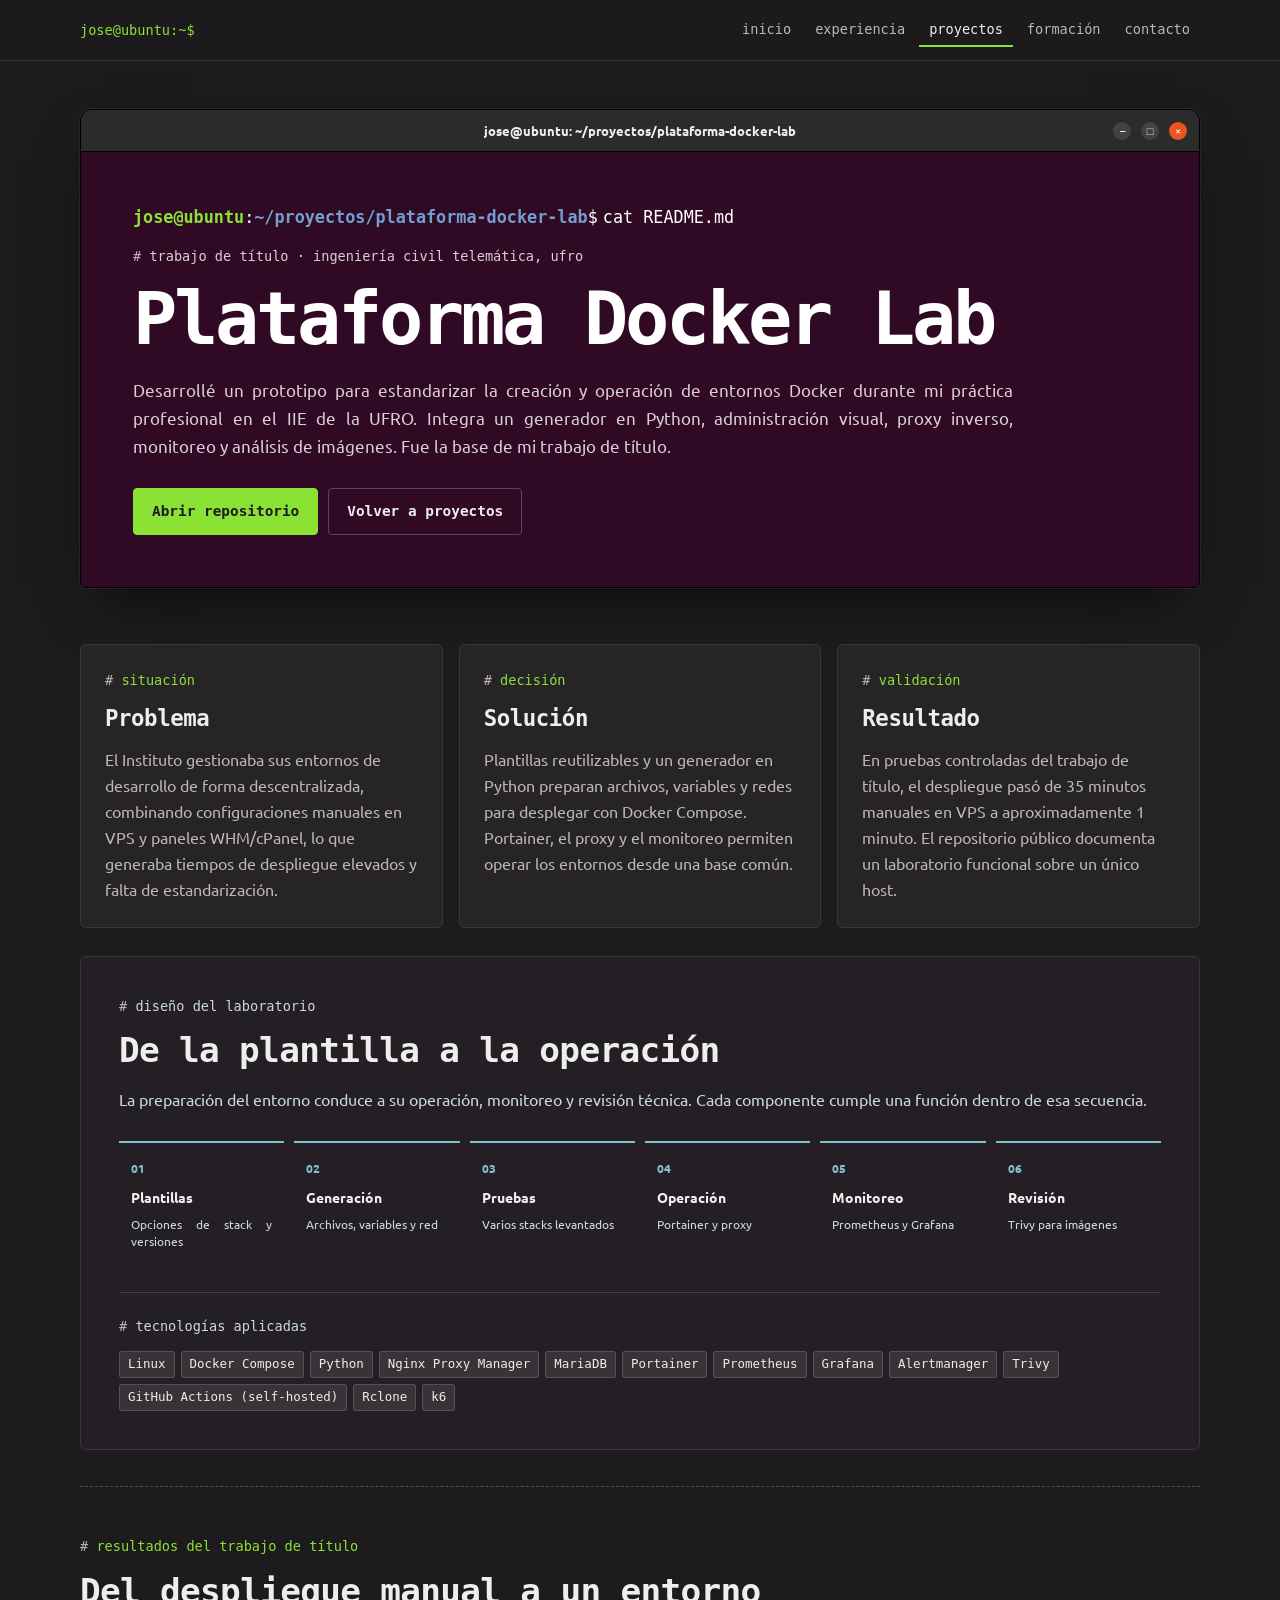
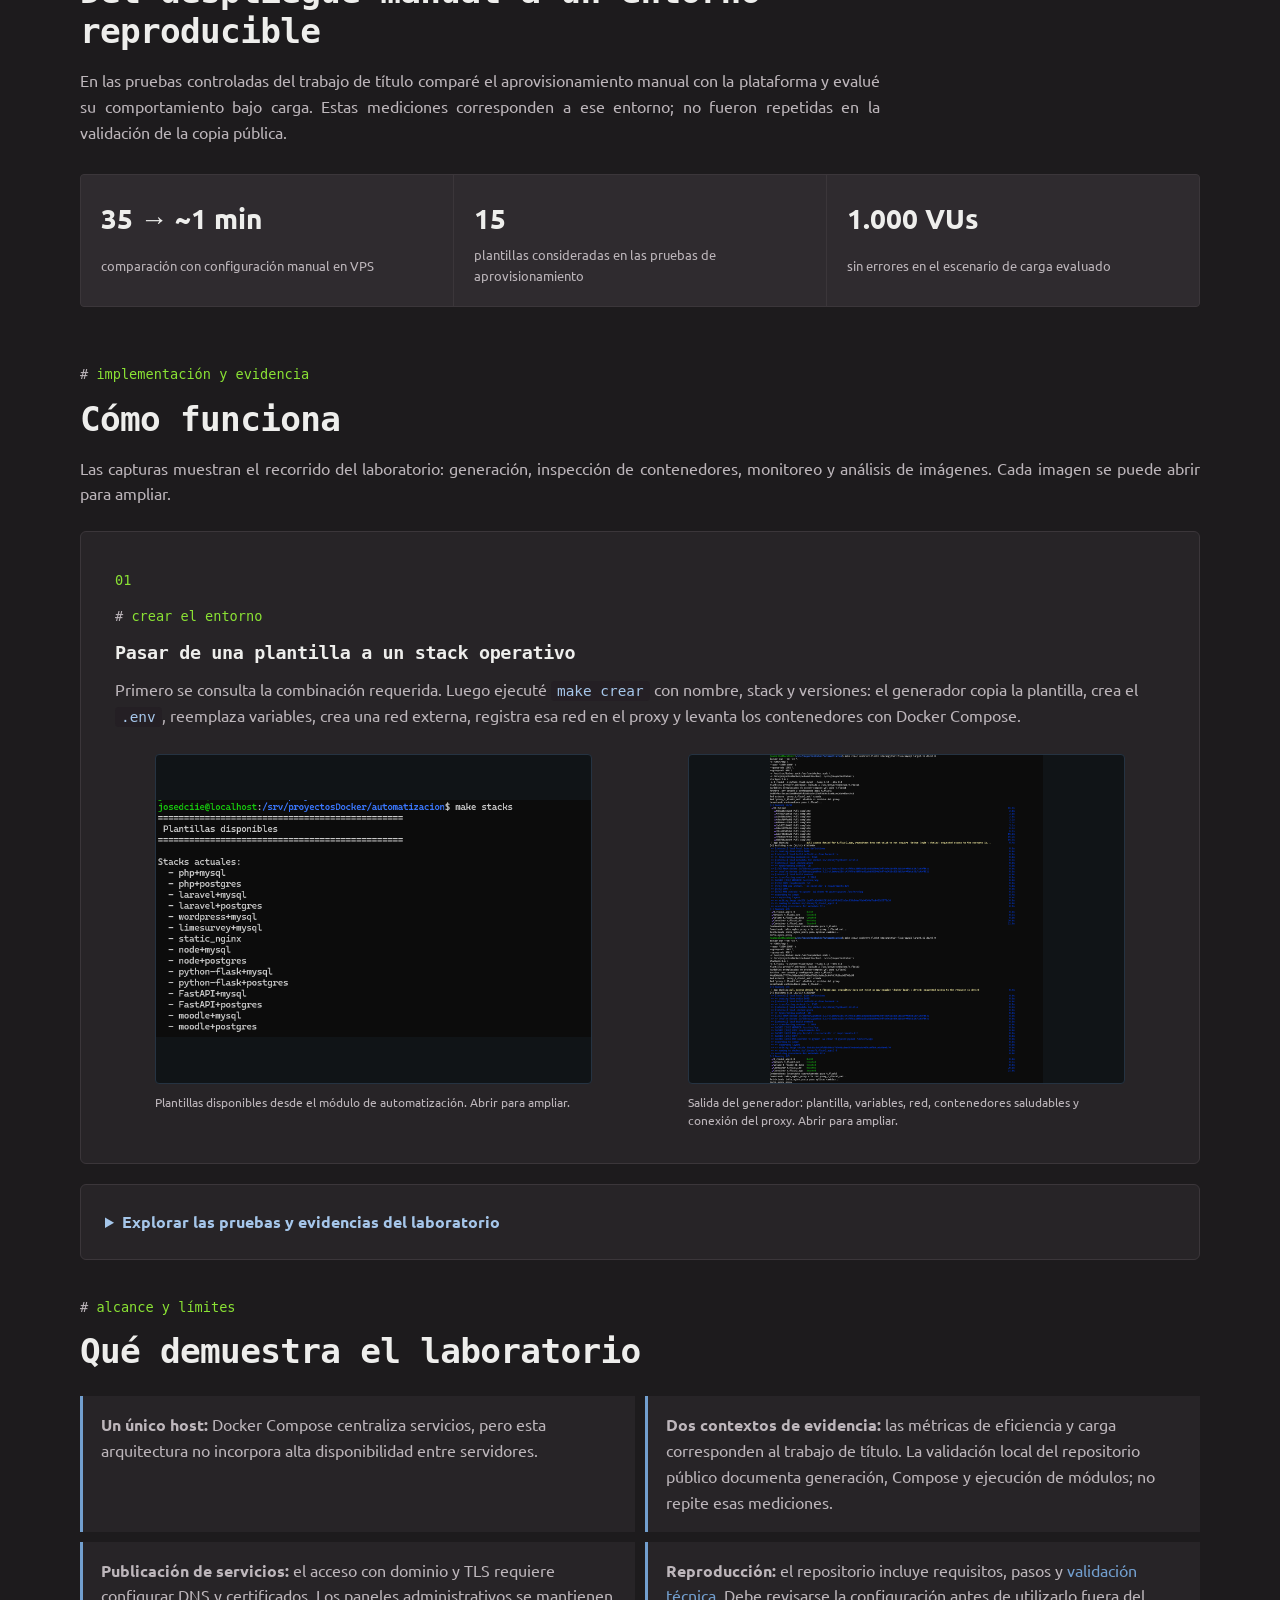
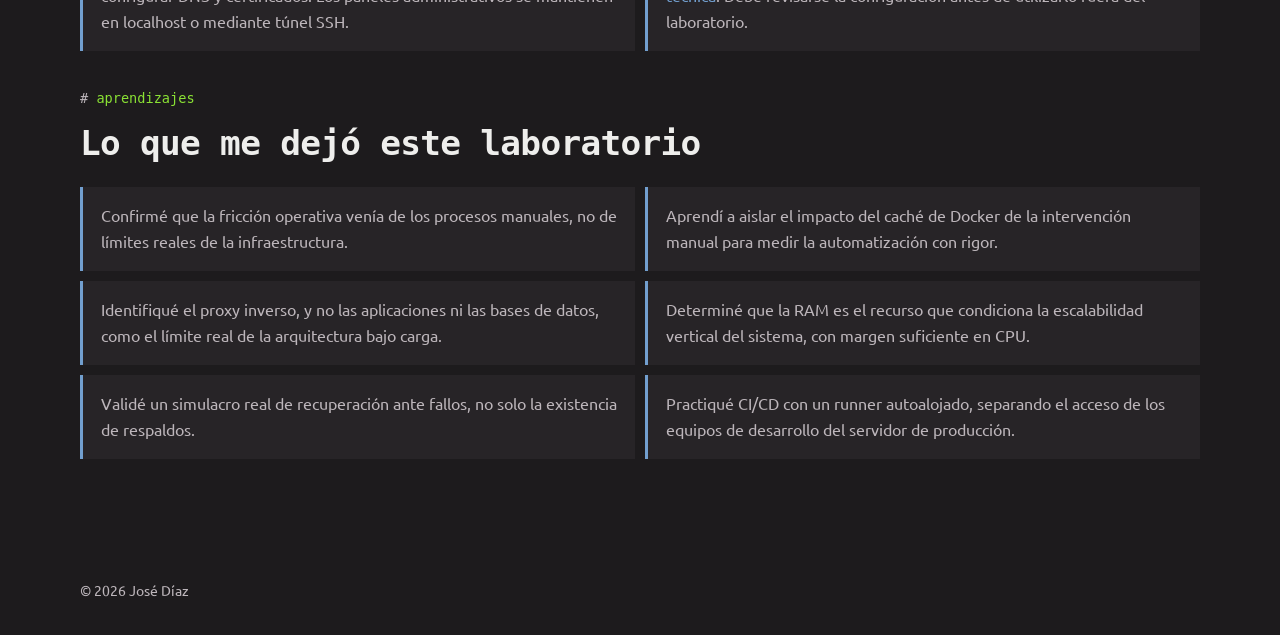
<file: proyectos/plataforma-docker-iie.html>
<!DOCTYPE html>
<html lang="es">
<head>
  <meta charset="UTF-8" />
  <meta name="viewport" content="width=device-width, initial-scale=1.0" />
  <meta name="description" content="Trabajo de título de Ingeniería Civil Telemática: plataforma centralizada con Docker para el Instituto de Informática Educativa UFRO, con 97,1% de reducción en tiempos de despliegue medida en pruebas controladas." />
  <meta property="og:title" content="José Díaz | Plataforma Docker Lab" />
  <meta property="og:type" content="website" />
  <meta property="og:url" content="https://jose-dc.github.io/proyectos/plataforma-docker-iie.html" />
  <meta property="og:image" content="https://jose-dc.github.io/assets/img/og/portafolio.png" />
  <meta property="og:image:width" content="1200" />
  <meta property="og:image:height" content="627" />
  <meta property="og:image:alt" content="Ventana de terminal Ubuntu con el nombre José Díaz, Cloud Operations y Soporte Cloud." />
  <meta name="twitter:card" content="summary_large_image" />
  <title>José Díaz | Plataforma Docker Lab</title>
  <link rel="icon" type="image/svg+xml" href="../assets/favicon.svg" />
  <link rel="preconnect" href="https://fonts.googleapis.com" />
  <link rel="preconnect" href="https://fonts.gstatic.com" crossorigin />
  <link rel="stylesheet" href="https://fonts.googleapis.com/css2?family=Ubuntu:wght@400;500;700&family=Ubuntu+Mono:wght@400;700&display=swap" />
  <link rel="stylesheet" href="../assets/styles.css?v=20261106-simple" />
</head>
<body>
  <header class="site-header">
    <nav class="nav" aria-label="Navegación principal">
      <div class="nav-links">
        <a href="../index.html">Inicio</a>
        <a href="../experiencia.html">Experiencia</a>
        <a href="../proyectos.html" aria-current="page">Proyectos</a>
        <a href="../formacion.html">Formación</a>
        <a href="../index.html#contacto">Contacto</a>
      </div>
    </nav>
  </header>

  <main>
    <section class="doc-hero terminal">
      <div class="terminal-bar" aria-hidden="true"><span class="terminal-title">jose@ubuntu: ~/proyectos/plataforma-docker-lab</span><span class="win-controls"><span>&#8211;</span><span>&#9633;</span><span class="win-close">&#215;</span></span></div>
      <div class="terminal-body">
        <p class="term-cmd"><span class="ps1" aria-hidden="true"><b>jose@ubuntu</b>:<i>~/proyectos/plataforma-docker-lab</i>$</span>cat README.md</p>
        <p class="kicker">Trabajo de título · Ingeniería Civil Telemática, UFRO</p>
        <h1>Plataforma Docker Lab</h1>
        <p class="lead">Desarrollé un prototipo para estandarizar la creación y operación de entornos Docker durante mi práctica profesional en el IIE de la UFRO. Integra un generador en Python, administración visual, proxy inverso, monitoreo y análisis de imágenes. Fue la base de mi trabajo de título.</p>
        <div class="project-actions doc-actions">
          <a class="button primary" href="https://github.com/Jose-DC/plataforma-docker-lab" target="_blank" rel="noreferrer">Abrir repositorio</a>
          <a class="button secondary" href="../proyectos.html">Volver a proyectos</a>
        </div>
      </div>
    </section>

    <section class="case-overview" aria-label="Resumen del caso">
      <article><p class="eyebrow">Situación</p><h2>Problema</h2><p>El Instituto gestionaba sus entornos de desarrollo de forma descentralizada, combinando configuraciones manuales en VPS y paneles WHM/cPanel, lo que generaba tiempos de despliegue elevados y falta de estandarización.</p></article>
      <article><p class="eyebrow">Decisión</p><h2>Solución</h2><p>Plantillas reutilizables y un generador en Python preparan archivos, variables y redes para desplegar con Docker Compose. Portainer, el proxy y el monitoreo permiten operar los entornos desde una base común.</p></article>
      <article><p class="eyebrow">Validación</p><h2>Resultado</h2><p>En pruebas controladas del trabajo de título, el despliegue pasó de 35 minutos manuales en VPS a aproximadamente 1 minuto. El repositorio público documenta un laboratorio funcional sobre un único host.</p></article>
    </section>

    <section class="architecture-section">
      <div class="section-copy">
        <p class="kicker">Diseño del laboratorio</p>
        <h2>De la plantilla a la operación</h2>
        <p>La preparación del entorno conduce a su operación, monitoreo y revisión técnica. Cada componente cumple una función dentro de esa secuencia.</p>
      </div>
      <div class="architecture-rail" aria-label="Flujo de componentes del laboratorio">
        <div class="architecture-node"><span>01</span><strong>Plantillas</strong><p>Opciones de stack y versiones</p></div>
        <div class="architecture-node"><span>02</span><strong>Generación</strong><p>Archivos, variables y red</p></div>
        <div class="architecture-node"><span>03</span><strong>Pruebas</strong><p>Varios stacks levantados</p></div>
        <div class="architecture-node"><span>04</span><strong>Operación</strong><p>Portainer y proxy</p></div>
        <div class="architecture-node"><span>05</span><strong>Monitoreo</strong><p>Prometheus y Grafana</p></div>
        <div class="architecture-node"><span>06</span><strong>Revisión</strong><p>Trivy para imágenes</p></div>
      </div>
      <div class="architecture-tools" aria-label="Tecnologías aplicadas">
        <p class="eyebrow">Tecnologías aplicadas</p>
        <div class="architecture-tool-list">
          <span>Linux</span><span>Docker Compose</span><span>Python</span><span>Nginx Proxy Manager</span><span>MariaDB</span><span>Portainer</span><span>Prometheus</span><span>Grafana</span><span>Alertmanager</span><span>Trivy</span><span>GitHub Actions (self-hosted)</span><span>Rclone</span><span>k6</span>
        </div>
      </div>
    </section>

    <section class="section" aria-labelledby="results-preview-title">
      <div class="section-header compact-header">
        <p class="kicker">Resultados del trabajo de título</p>
        <h2 id="results-preview-title">Del despliegue manual a un entorno reproducible</h2>
        <p>En las pruebas controladas del trabajo de título comparé el aprovisionamiento manual con la plataforma y evalué su comportamiento bajo carga. Estas mediciones corresponden a ese entorno; no fueron repetidas en la validación de la copia pública.</p>
      </div>
      <div class="validation-strip" aria-label="Resultados de pruebas controladas">
        <div><strong>35 → ~1 min</strong><span>comparación con configuración manual en VPS</span></div>
        <div><strong>15</strong><span>plantillas consideradas en las pruebas de aprovisionamiento</span></div>
        <div><strong>1.000 VUs</strong><span>sin errores en el escenario de carga evaluado</span></div>
      </div>
    </section>

    <section class="workflow-section" aria-labelledby="workflow-title">
      <div class="section-copy workflow-heading">
        <p class="kicker">Implementación y evidencia</p>
        <h2 id="workflow-title">Cómo funciona</h2>
        <p>Las capturas muestran el recorrido del laboratorio: generación, inspección de contenedores, monitoreo y análisis de imágenes. Cada imagen se puede abrir para ampliar.</p>
      </div>

      <div class="case-chapters">
        <article class="case-chapter">
          <div class="chapter-intro"><span class="step-number">01</span><p class="eyebrow">Crear el entorno</p><h3>Pasar de una plantilla a un stack operativo</h3><p>Primero se consulta la combinación requerida. Luego ejecuté <code>make crear</code> con nombre, stack y versiones: el generador copia la plantilla, crea el <code>.env</code>, reemplaza variables, crea una red externa, registra esa red en el proxy y levanta los contenedores con Docker Compose.</p></div>
          <div class="chapter-evidence-grid chapter-evidence-grid-start">
            <figure class="evidence-figure"><a class="evidence-link" href="../assets/img/proyectos/plataforma-docker-lab/make-stacks.png" target="_blank" rel="noreferrer"><img src="../assets/img/proyectos/plataforma-docker-lab/make-stacks.png" alt="Terminal con el listado de plantillas de stacks Docker disponibles" loading="lazy" /></a><figcaption>Plantillas disponibles desde el módulo de automatización. Abrir para ampliar.</figcaption></figure>
            <figure class="evidence-figure"><a class="evidence-link" href="../assets/img/proyectos/plataforma-docker-lab/stack-generation.png" target="_blank" rel="noreferrer"><img src="../assets/img/proyectos/plataforma-docker-lab/stack-generation.png" alt="Salida del generador mostrando creación de entorno Docker, red, contenedores y conexión del proxy" loading="lazy" /></a><figcaption>Salida del generador: plantilla, variables, red, contenedores saludables y conexión del proxy. Abrir para ampliar.</figcaption></figure>
          </div>
        </article>
        <details class="project-details">
          <summary>Explorar las pruebas y evidencias del laboratorio</summary>
        <article class="case-chapter">
          <div class="chapter-intro"><span class="step-number">02</span><p class="eyebrow">Validar plantillas</p><h3>Comprobar distintas combinaciones</h3><p>El catálogo contiene 15 plantillas. La validación local documenta su generación y sintaxis Compose, además de pruebas de ejecución de los módulos principales. Las capturas históricas muestran los entornos utilizados durante la práctica.</p></div>
          <div class="validation-strip" aria-label="Resumen de validación de plantillas">
            <div><strong>15</strong><span>plantillas listadas para generación</span></div>
            <div><strong>37</strong><span>stacks visibles durante las pruebas</span></div>
            <div><strong>76</strong><span>contenedores revisados desde Portainer</span></div>
          </div>
        </article>
        <article class="case-chapter case-chapter-single">
          <div class="chapter-intro"><span class="step-number">03</span><p class="eyebrow">Comprobar el despliegue</p><h3>Inspeccionar con Portainer</h3><p>Portainer permite revisar stacks, contenedores, imágenes, volúmenes y redes después del despliegue. Lo utilicé para comprobar el estado de los entornos generados y apoyar su operación.</p></div>
          <figure class="evidence-figure"><a class="evidence-link" href="../assets/img/proyectos/plataforma-docker-lab/portainer-dashboard.png" target="_blank" rel="noreferrer"><img src="../assets/img/proyectos/plataforma-docker-lab/portainer-dashboard.png" alt="Panel de Portainer con resumen de stacks, contenedores, imágenes, volúmenes y redes" loading="lazy" /></a><figcaption>Vista operativa posterior al despliegue, no el mecanismo que crea el stack. Abrir para ampliar.</figcaption></figure>
        </article>
        <article class="case-chapter">
          <div class="chapter-intro"><span class="step-number">04</span><p class="eyebrow">Monitorear el sistema</p><h3>Comprobar métricas y recursos</h3><p>Verifiqué los targets de Prometheus en estado <strong>UP</strong> y utilicé Grafana para revisar CPU, RAM, disco, red y carga del host. Así pude observar el comportamiento del entorno durante las pruebas.</p></div>
          <div class="chapter-evidence-grid">
            <figure class="evidence-figure"><a class="evidence-link" href="../assets/img/proyectos/plataforma-docker-lab/prometheus-targets.png" target="_blank" rel="noreferrer"><img src="../assets/img/proyectos/plataforma-docker-lab/prometheus-targets.png" alt="Pantalla de Prometheus con targets de monitoreo en estado UP" loading="lazy" /></a><figcaption>Targets disponibles antes de interpretar dashboards. Abrir para ampliar.</figcaption></figure>
            <figure class="evidence-figure"><a class="evidence-link" href="../assets/img/proyectos/plataforma-docker-lab/grafana-host.png" target="_blank" rel="noreferrer"><img src="../assets/img/proyectos/plataforma-docker-lab/grafana-host.png" alt="Panel de Grafana con métricas de recursos del host de laboratorio" loading="lazy" /></a><figcaption>Comportamiento del host durante la práctica. Abrir para ampliar.</figcaption></figure>
          </div>
        </article>
        <article class="case-chapter case-chapter-single">
          <div class="chapter-intro"><span class="step-number">05</span><p class="eyebrow">Revisión de imágenes</p><h3>Analizar con Trivy</h3><p>Incorporé análisis de vulnerabilidades y rotación de reportes locales. Los resultados permiten revisar las imágenes utilizadas; el escaneo requiere interpretar los hallazgos y decidir cómo corregirlos.</p></div>
          <figure class="evidence-figure"><a class="evidence-link" href="../assets/img/proyectos/plataforma-docker-lab/trivy-scan.png" target="_blank" rel="noreferrer"><img src="../assets/img/proyectos/plataforma-docker-lab/trivy-scan.png" alt="Terminal con ejecución de Trivy y guardado de reportes de análisis" loading="lazy" /></a><figcaption>Análisis de imágenes y rotación de reportes locales. Abrir para ampliar.</figcaption></figure>
        </article>
        <article class="case-chapter">
          <div class="chapter-intro"><span class="step-number">06</span><p class="eyebrow">Medir el impacto real</p><h3>Contrastar la automatización contra los métodos manuales</h3><p>El objetivo formal del trabajo de título exigía una reducción mínima del 25% en los tiempos de despliegue frente a los métodos manuales del Instituto (VPS configurado a mano y paneles WHM/cPanel). Medí el ciclo completo de aprovisionamiento —descarga, construcción y puesta en marcha del proxy— sobre las 15 plantillas del catálogo, en frío y con caché de imágenes.</p></div>
          <div class="validation-strip" aria-label="Resultados de eficiencia de despliegue">
            <div><strong>97,1%</strong><span>reducción vs. configuración manual en VPS (35 min → ~1 min)</span></div>
            <div><strong>93,3%</strong><span>reducción vs. paneles WHM/cPanel (15 min → ~1 min)</span></div>
            <div><strong>&lt;135 seg</strong><span>tiempo total incluso en el escenario más pesado (php+mysql, sin caché)</span></div>
          </div>
        </article>
        <article class="case-chapter">
          <div class="chapter-intro"><span class="step-number">07</span><p class="eyebrow">Encontrar el límite real</p><h3>Pruebas de carga y consolidación con k6</h3><p>Con la plataforma en régimen, sometí un servicio representativo a pruebas de carga escalonadas con k6 y reactivé simultáneamente los 37 entornos de prueba generados durante la validación. El sistema se mantuvo estable y sin errores hasta 1.000 usuarios virtuales concurrentes; a 2.000 mostró degradación leve (1,38% de errores) y a 4.000 alcanzó el punto de saturación, identificando al proxy inverso —no a las aplicaciones ni a las bases de datos— como el principal cuello de botella.</p></div>
          <div class="validation-strip" aria-label="Resultados de carga y consolidación">
            <div><strong>1.000 VUs</strong><span>usuarios concurrentes con 0% de errores y latencia estable</span></div>
            <div><strong>74</strong><span>contenedores activos de forma simultánea durante esta prueba (de los 76 revisados en la fase anterior), en 37 stacks y 73 redes aisladas</span></div>
            <div><strong>66%</strong><span>ocupación de RAM en el punto de consolidación máxima (34% de margen)</span></div>
          </div>
        </article>
        </details>
      </div>
    </section>

    <section class="learning-section" aria-labelledby="limits-title">
      <div class="section-copy"><p class="kicker">Alcance y límites</p><h2 id="limits-title">Qué demuestra el laboratorio</h2></div>
      <ul class="learning-list">
        <li><strong>Un único host:</strong> Docker Compose centraliza servicios, pero esta arquitectura no incorpora alta disponibilidad entre servidores.</li>
        <li><strong>Dos contextos de evidencia:</strong> las métricas de eficiencia y carga corresponden al trabajo de título. La validación local del repositorio público documenta generación, Compose y ejecución de módulos; no repite esas mediciones.</li>
        <li><strong>Publicación de servicios:</strong> el acceso con dominio y TLS requiere configurar DNS y certificados. Los paneles administrativos se mantienen en localhost o mediante túnel SSH.</li>
        <li><strong>Reproducción:</strong> el repositorio incluye requisitos, pasos y <a href="https://github.com/Jose-DC/plataforma-docker-lab/blob/main/docs/validacion-tecnica.md" target="_blank" rel="noreferrer">validación técnica</a>. Debe revisarse la configuración antes de utilizarlo fuera del laboratorio.</li>
      </ul>
    </section>

    <section class="learning-section" aria-labelledby="learning-title">
      <div class="section-copy">
        <p class="kicker">Aprendizajes</p>
        <h2 id="learning-title">Lo que me dejó este laboratorio</h2>
      </div>
      <ul class="learning-list">
        <li>Confirmé que la fricción operativa venía de los procesos manuales, no de límites reales de la infraestructura.</li>
        <li>Aprendí a aislar el impacto del caché de Docker de la intervención manual para medir la automatización con rigor.</li>
        <li>Identifiqué el proxy inverso, y no las aplicaciones ni las bases de datos, como el límite real de la arquitectura bajo carga.</li>
        <li>Determiné que la RAM es el recurso que condiciona la escalabilidad vertical del sistema, con margen suficiente en CPU.</li>
        <li>Validé un simulacro real de recuperación ante fallos, no solo la existencia de respaldos.</li>
        <li>Practiqué CI/CD con un runner autoalojado, separando el acceso de los equipos de desarrollo del servidor de producción.</li>
      </ul>
    </section>
  </main>
  <footer class="site-footer"><p>&copy; 2026 José Díaz</p></footer>
</body>
</html>
</file>
<file: assets/styles.css>
/* Tema terminal Ubuntu: escritorio gris oscuro, ventanas de terminal berenjena y paleta Tango.
   Cada color de estado tiene un significado (prompt/funcional, en desarrollo, idea). */
:root {
  color-scheme: dark;
  --bg: #1d1b1d;
  --surface: #272427;
  --surface-soft: #2f2b2f;
  --ink: #eeeeec;
  --muted: #bdb6bb;
  --line: #3b363a;
  --line-strong: #544c52;
  --accent: #729fcf;
  --accent-strong: #a5c6ea;
  --accent-soft: rgba(114, 159, 207, 0.12);
  --on-accent: #1d1b1d;
  --prompt: #8ae234;
  --ubuntu-orange: #e95420;
  --term-bg: #300a24;
  --term-bar: #2b2b2b;
  --navy: #241f24;
  --functional: #8ae234;
  --functional-soft: rgba(138, 226, 52, 0.1);
  --planned: #fce94f;
  --planned-soft: rgba(252, 233, 79, 0.1);
  --idea: #bdb6bb;
  --idea-soft: rgba(189, 182, 187, 0.1);
  --danger: #ef2929;
  --code-accent: #729fcf;
  --code-accent-bright: #a5c6ea;
  --code-font: "Ubuntu Mono", ui-monospace, "DejaVu Sans Mono", Consolas, monospace;
  --shadow-soft: none;
  --shadow-card: none;
  --radius: 6px;
  --radius-small: 4px;
  --content: 1120px;
}

@font-face {
  font-family: "IBM Plex Sans";
  font-style: normal;
  font-weight: 400 700;
  font-display: swap;
  src: url("fonts/ibm-plex-sans.woff2") format("woff2");
}

*,
*::before,
*::after {
  box-sizing: border-box;
}

html {
  scroll-behavior: smooth;
}

body {
  margin: 0;
  background: var(--bg);
  color: var(--ink);
  font-family: "Ubuntu", "IBM Plex Sans", "Segoe UI", Arial, sans-serif;
  font-size: 16px;
  line-height: 1.62;
}

img {
  display: block;
  max-width: 100%;
}

a {
  color: var(--accent);
  text-decoration: none;
  transition: color 0.18s ease, background-color 0.18s ease, border-color 0.18s ease;
}

a:hover {
  color: var(--accent-strong);
}

h1,
h2,
h3,
p,
ul,
dl,
figure {
  margin-top: 0;
}

h1,
h2,
h3 {
  color: var(--ink);
  font-family: var(--code-font);
  font-weight: 700;
  letter-spacing: -0.02em;
}

h1 {
  margin-bottom: 20px;
  font-size: clamp(2.6rem, 6vw, 4.6rem);
  line-height: 1.02;
  letter-spacing: -0.045em;
}

h2 {
  margin-bottom: 16px;
  font-size: clamp(1.6rem, 2.8vw, 2.15rem);
  line-height: 1.18;
}

h3 {
  margin-bottom: 12px;
  font-size: 1.15rem;
  line-height: 1.3;
}

::selection {
  background: var(--prompt);
  color: var(--on-accent);
}

p,
li,
dd {
  color: var(--muted);
}

main,
.nav,
.site-footer {
  width: min(calc(100% - 40px), var(--content));
  margin-inline: auto;
}

main {
  padding: 48px 0 72px;
}

.site-header {
  position: sticky;
  z-index: 20;
  top: 0;
  border-bottom: 1px solid var(--line);
  background: rgba(29, 27, 29, 0.94);
  backdrop-filter: blur(14px);
}

.nav {
  display: flex;
  min-height: 60px;
  align-items: center;
  justify-content: space-between;
  gap: 16px;
}

/* Prompt decorativo del sitio; se oculta en pantallas angostas. */
.nav::before {
  content: "jose@ubuntu:~$";
  color: var(--prompt);
  font-family: var(--code-font);
  font-size: 0.85rem;
  font-weight: 500;
}

.nav-links {
  display: flex;
  align-items: center;
  gap: 4px;
}

.nav-links a {
  border-bottom: 2px solid transparent;
  color: var(--muted);
  font-family: var(--code-font);
  font-size: 0.85rem;
  font-weight: 500;
  line-height: 1;
  padding: 10px 10px 8px;
  text-transform: lowercase;
}

.nav-links a:hover {
  color: var(--ink);
}

.nav-links a[aria-current="page"] {
  border-bottom-color: var(--prompt);
  color: var(--ink);
}

.hero,
.section,
.stack-section,
.page-heading,
.doc-hero,
.contact-section {
  margin-bottom: clamp(32px, 5vw, 56px);
}

/* Paneles: solo lo que es una unidad propia (proyecto, cargo, capítulo) lleva caja. */
.project-row,
.timeline-item,
.doc-card,
.case-chapter {
  border: 1px solid var(--line);
  border-radius: var(--radius);
  background: var(--surface);
}

/* Secciones y encabezados: sin caja, separados por una línea. */
.section,
.stack-section,
.page-heading,
.doc-hero {
  border-top: 1px dashed var(--line-strong);
}

/* ---------- Ventana de terminal estilo GNOME Terminal (Ubuntu) ---------- */
.terminal {
  overflow: hidden;
  border: 1px solid #000;
  border-radius: 12px 12px 6px 6px;
  background: var(--term-bg);
  box-shadow: 0 0 0 1px rgba(255, 255, 255, 0.06), 0 24px 60px -24px rgba(0, 0, 0, 0.8);
}

/* Barra de título: título centrado y botones a la derecha, como en Ubuntu. */
.terminal-bar {
  display: grid;
  grid-template-columns: 1fr auto 1fr;
  align-items: center;
  min-height: 42px;
  padding: 6px 12px;
  border-bottom: 1px solid #000;
  background: var(--term-bar);
  color: var(--ink);
  font-family: "Ubuntu", sans-serif;
  font-size: 0.84rem;
  font-weight: 700;
}

.terminal-title {
  grid-column: 2;
  overflow: hidden;
  text-overflow: ellipsis;
  white-space: nowrap;
}

.win-controls {
  display: flex;
  grid-column: 3;
  justify-self: end;
  gap: 10px;
}

.win-controls span {
  display: grid;
  width: 18px;
  height: 18px;
  place-items: center;
  border-radius: 50%;
  background: #444044;
  color: #eeeeec;
  font-size: 11px;
  font-weight: 400;
  line-height: 1;
}

.win-controls .win-close {
  background: var(--ubuntu-orange);
  color: #fff;
}

.terminal-body {
  padding: clamp(24px, 5vw, 52px);
}

.terminal-body .lead,
.terminal-body p {
  color: #d9cfd6;
}

.terminal-body h1,
.terminal-body h2,
.terminal-body .role {
  color: #ffffff;
}

.term-cmd {
  margin: 0 0 14px;
  color: var(--ink);
  font-family: var(--code-font);
  font-size: 1.05rem;
}

.terminal-body .term-cmd {
  color: #ffffff;
}

/* PS1 de Ubuntu: usuario@host en verde, ruta en azul. */
.ps1 {
  margin-right: 0.5ch;
  user-select: none;
}

.ps1 b {
  color: var(--prompt);
  font-weight: 700;
}

.ps1 i {
  color: var(--accent);
  font-style: normal;
  font-weight: 700;
}

/* Encabezados de páginas internas y contacto dentro de una terminal. */
.page-heading.terminal,
.doc-hero.terminal,
.contact-section.terminal {
  display: block;
  padding: 0;
  border: 1px solid #000;
}

.contact-section.terminal h2 {
  margin-bottom: 18px;
}

.terminal .doc-actions,
.terminal .project-actions {
  margin-top: 28px;
}

.term-cmd + h1 {
  margin-top: 4px;
}

.term-cmd + .hero-actions {
  margin-top: 0;
}

.hero-actions + .term-idle {
  margin: 28px 0 0;
}

.terminal-body > .lead + .term-cmd,
.terminal-body > .fetch + .term-cmd {
  margin-top: 40px;
}

.prompt {
  margin-right: 0.6ch;
  color: var(--prompt);
  user-select: none;
}

.term-path {
  color: var(--accent);
}

.cursor {
  display: inline-block;
  width: 0.6em;
  height: 1.1em;
  vertical-align: -0.2em;
  background: var(--prompt);
  animation: cursor-blink 1.1s steps(1) infinite;
}

@keyframes cursor-blink {
  50% { opacity: 0; }
}

.fetch {
  display: grid;
  grid-template-columns: auto minmax(0, 1fr);
  gap: clamp(20px, 4vw, 40px);
  align-items: start;
}

.fetch .avatar {
  width: 132px;
  height: 132px;
  margin: 0;
  border: 1px solid var(--line-strong);
  border-radius: 4px;
  filter: grayscale(0.25) contrast(1.05);
}

.fetch-user {
  margin: 0 0 4px;
  color: var(--prompt);
  font-family: var(--code-font);
  font-weight: 700;
}

.fetch-user span {
  color: var(--accent);
}

.fetch-rule {
  margin: 0 0 10px;
  color: var(--line-strong);
  font-family: var(--code-font);
  line-height: 1;
}

.fetch-info {
  display: grid;
  gap: 6px;
  margin: 0;
  font-family: var(--code-font);
  font-size: 0.9rem;
}

.fetch-info div {
  display: grid;
  grid-template-columns: 9ch minmax(0, 1fr);
  gap: 12px;
}

.fetch-info dt {
  color: var(--accent);
  font-weight: 700;
}

.fetch-info dd {
  margin: 0;
  color: var(--ink);
}

.fetch-palette {
  display: flex;
  gap: 0;
  margin-top: 14px;
}

.fetch-palette span {
  width: 26px;
  height: 14px;
}

/* Una sola secuencia de entrada: las líneas de la terminal aparecen en orden. */
@media (prefers-reduced-motion: no-preference) {
  .hero .terminal-body > * {
    animation: term-line 0.01s both;
  }

  .hero .terminal-body > :nth-child(1) { animation-delay: 0.15s; }
  .hero .terminal-body > :nth-child(2) { animation-delay: 0.5s; }
  .hero .terminal-body > :nth-child(3) { animation-delay: 0.7s; }
  .hero .terminal-body > :nth-child(4) { animation-delay: 0.85s; }
  .hero .terminal-body > :nth-child(5) { animation-delay: 1.25s; }
  .hero .terminal-body > :nth-child(6) { animation-delay: 1.6s; }
  .hero .terminal-body > :nth-child(7) { animation-delay: 2s; }
  .hero .terminal-body > :nth-child(8) { animation-delay: 2.2s; }

  @keyframes term-line {
    from { opacity: 0; }
    to { opacity: 1; }
  }
}

/* Etiquetas de sección como comentarios de shell. */
.kicker,
.eyebrow,
.summary-label,
.number,
.step-number {
  color: var(--prompt);
  font-family: var(--code-font);
  font-size: 0.85rem;
  font-weight: 500;
  letter-spacing: 0;
  text-transform: lowercase;
}

.kicker::before,
.eyebrow::before {
  content: "# ";
  color: var(--muted);
}

.role {
  max-width: 780px;
  margin-bottom: 18px;
  color: var(--ink);
  font-size: clamp(1.15rem, 2vw, 1.45rem);
  font-weight: 700;
  line-height: 1.32;
}

.lead {
  max-width: 780px;
  margin-bottom: 0;
  font-size: 1.08rem;
}

.meta,
.core-tech-list,
.architecture-tool-list {
  display: flex;
  flex-wrap: wrap;
  gap: 6px;
}

.meta span,
.core-tech-list span,
.architecture-tool-list span {
  border: 1px solid var(--line-strong);
  border-radius: 3px;
  background: transparent;
  color: var(--accent-strong);
  font-family: var(--code-font);
  font-size: 0.78rem;
  font-weight: 500;
  line-height: 1.2;
  padding: 5px 8px;
}

.hero-actions,
.project-actions,
.doc-actions {
  display: flex;
  flex-wrap: wrap;
  gap: 10px;
  margin-top: 28px;
}

.button {
  display: inline-flex;
  min-height: 46px;
  align-items: center;
  justify-content: center;
  transition: color 0.18s ease, background-color 0.18s ease, border-color 0.18s ease, transform 0.18s ease, box-shadow 0.18s ease;
  border: 1px solid transparent;
  border-radius: 4px;
  font-family: var(--code-font);
  font-size: 0.9rem;
  font-weight: 700;
  padding: 11px 18px;
}

.button.primary {
  border-color: var(--prompt);
  background: var(--prompt);
  color: var(--on-accent);
}

.button.primary:hover {
  border-color: #b5f06e;
  background: #b5f06e;
  color: var(--on-accent);
}

.button.secondary {
  border-color: var(--line-strong);
  background: transparent;
  color: var(--ink);
}

.button.secondary:hover {
  border-color: var(--accent);
  color: var(--accent-strong);
}

.button.inactive {
  cursor: default;
  opacity: 0.72;
}

.text-link {
  display: inline-flex;
  align-items: center;
  gap: 8px;
  font-family: var(--code-font);
  font-size: 0.92rem;
  font-weight: 500;
}

.avatar {
  object-fit: cover;
}

.section,
.stack-section {
  padding: clamp(32px, 5vw, 48px) 0 0;
}

.section-header {
  margin-bottom: 28px;
}

.section-header > :last-child {
  margin-bottom: 0;
}

.compact-header {
  max-width: 800px;
}

.split-heading {
  display: flex;
  align-items: flex-start;
  justify-content: space-between;
  gap: 20px;
}

.split-heading h2 {
  margin-bottom: 0;
}

.focus-grid {
  display: grid;
  grid-template-columns: repeat(3, minmax(0, 1fr));
  gap: 16px;
}

.focus-grid article {
  padding: 18px 0 0;
  border-top: 1px solid var(--line-strong);
}

.focus-grid h3 {
  margin-top: 12px;
}

.focus-grid p {
  margin-bottom: 0;
}

.focus-icon {
  display: inline-flex;
  width: 30px;
  height: 30px;
  color: var(--accent);
}

.focus-icon svg {
  width: 100%;
  height: 100%;
}

.project-teaser-grid {
  display: grid;
  grid-template-columns: repeat(2, minmax(0, 1fr));
  gap: 16px;
  margin-bottom: 20px;
}

.project-teaser-card {
  display: grid;
  gap: 8px;
  align-content: start;
  padding: 22px;
  border: 1px solid var(--line);
  border-radius: var(--radius);
  background: var(--surface);
  transition: border-color 0.18s ease;
}

.project-teaser-card:hover {
  border-color: var(--line-strong);
}

.project-teaser-card h3 {
  margin: 0;
  font-size: 1.1rem;
}

.project-teaser-card p {
  margin-bottom: 0;
}

.status {
  display: inline-flex;
  width: fit-content;
  align-items: center;
  gap: 8px;
  border: 1px solid transparent;
  border-radius: 3px;
  font-family: var(--code-font);
  font-size: 0.75rem;
  font-weight: 500;
  line-height: 1;
  padding: 6px 9px;
}

.status::before {
  width: 7px;
  height: 7px;
  border-radius: 50%;
  background: currentColor;
  content: "";
}

.status-functional,
.status-current {
  border-color: rgba(138, 226, 52, 0.35);
  background: var(--functional-soft);
  color: var(--functional);
}

.status-planned {
  border-color: rgba(252, 233, 79, 0.35);
  background: var(--planned-soft);
  color: var(--planned);
}

.status-idea {
  border-color: var(--line-strong);
  background: var(--idea-soft);
  color: var(--idea);
}

.project-highlight,
.project-feature {
  display: grid;
  grid-template-columns: minmax(0, 1.65fr) minmax(250px, 0.75fr);
  gap: 24px;
}

.project-highlight {
  padding: clamp(24px, 4vw, 34px);
  border: 1px solid var(--line);
  border-radius: var(--radius);
  background: var(--surface-soft);
}

.project-preview-copy {
  align-self: center;
}

.project-preview-copy p,
.project-content p {
  margin-bottom: 0;
}

.project-at-a-glance {
  display: flex;
  align-self: stretch;
  flex-direction: column;
  justify-content: center;
  padding: 24px;
  border: 1px solid var(--line-strong);
  border-radius: var(--radius-small);
  background: var(--surface-soft);
}

.project-at-a-glance dl,
.project-at-a-glance dd {
  margin: 0;
}

.project-at-a-glance dl > div + div {
  margin-top: 14px;
}

.project-at-a-glance dt {
  color: var(--accent);
  font-family: var(--code-font);
  font-size: 0.75rem;
  font-weight: 500;
}

.project-at-a-glance dd {
  color: var(--ink);
  font-size: 0.9rem;
}

.section-actions {
  margin-top: 22px;
  text-align: right;
}

.experience-preview {
  display: grid;
  grid-template-columns: minmax(0, 1.35fr) minmax(280px, 0.65fr);
  gap: 32px;
  align-items: center;
}

.experience-preview-copy > :last-child {
  margin-bottom: 0;
}

.experience-facts {
  display: grid;
  gap: 12px;
}

.experience-facts div {
  display: grid;
  gap: 3px;
  padding: 4px 0 4px 18px;
  border-left: 2px solid var(--prompt);
}

.experience-facts strong {
  color: var(--ink);
}

.experience-facts span {
  color: var(--muted);
  font-size: 0.9rem;
}

.tech-groups {
  display: grid;
  grid-template-columns: repeat(3, minmax(0, 1fr));
  gap: 28px 32px;
}

.tech-group {
  padding-top: 14px;
  border-top: 1px solid var(--line-strong);
}

.tech-group h3::before {
  content: "> ";
  color: var(--prompt);
}

.tech-group h3 {
  margin-bottom: 8px;
  color: var(--ink);
  font-size: 0.95rem;
}

.tech-group > p {
  margin: 0 0 12px;
  color: var(--muted);
  font-size: 0.85rem;
  line-height: 1.5;
}

.technology-direction {
  margin: 20px 0 0;
  color: var(--muted);
  font-size: 0.9rem;
}

.contact-section {
  display: flex;
  align-items: center;
  justify-content: space-between;
  gap: 24px;
  padding: 30px 36px;
  border: 1px solid var(--line-strong);
  border-radius: var(--radius);
  background: var(--surface);
}

.contact-section h2,
.contact-section p {
  margin-bottom: 0;
}

.contact-links {
  display: flex;
  flex-wrap: wrap;
  gap: 8px;
}

.contact-links a {
  border: 1px solid var(--line-strong);
  border-radius: 4px;
  color: var(--accent);
  font-family: var(--code-font);
  font-weight: 500;
  padding: 10px 14px;
}

.contact-links a:hover {
  border-color: var(--accent);
  color: var(--accent-strong);
}

.site-footer {
  padding: 12px 0 34px;
}

.site-footer p {
  margin-bottom: 0;
  font-size: 0.85rem;
}

.page-heading,
.doc-hero {
  padding: clamp(28px, 5vw, 48px) 0 0;
  border-top: 0;
}

.education-block {
  border-top: 1px dashed var(--line-strong);
}

.page-heading .lead,
.doc-hero .lead {
  max-width: 880px;
}

.project-list,
.timeline,
.doc-grid,
.case-chapters {
  display: grid;
  gap: 20px;
}

.project-row {
  padding: clamp(26px, 4vw, 38px);
  border-top: 2px solid var(--accent);
  transition: transform 0.2s ease, box-shadow 0.2s ease;
}

.project-row:hover {
  transform: none;
  border-color: var(--line-strong);
}

.project-content .status {
  margin-bottom: 18px;
}

.project-content h2 {
  display: flex;
  align-items: flex-start;
  gap: 10px;
  margin-bottom: 14px;
  font-size: clamp(1.55rem, 2.5vw, 2rem);
}

.project-content h2 .entry-icon {
  margin-top: 5px;
}

.project-details {
  border: 1px solid var(--line);
  border-radius: var(--radius);
  background: var(--surface);
  padding: 20px;
}

.development-heading {
  margin-top: 48px;
  margin-bottom: 24px;
}

.project-details summary {
  cursor: pointer;
  color: var(--accent-strong);
  font-weight: 700;
  padding: 4px;
}

.project-details[open] summary {
  margin-bottom: 20px;
}

a:focus-visible,
summary:focus-visible {
  outline: 3px solid var(--accent);
  outline-offset: 4px;
}

.project-content,
.chapter-content,
.chapter-intro,
.tech-group {
  min-width: 0;
}

.meta span,
.core-tech-list span,
.architecture-tool-list span {
  max-width: 100%;
  overflow-wrap: anywhere;
}

.meta {
  margin-top: 22px;
}

.experience-page .timeline-item,
.timeline-item {
  padding: clamp(26px, 4vw, 38px);
  border-left: 4px solid var(--accent);
  transition: transform 0.2s ease, box-shadow 0.2s ease;
}

.timeline-item:hover {
  transform: none;
  border-color: var(--line-strong);
}

.timeline-item:has(.status-current) {
  border-left-color: var(--code-accent);
}

/* El cargo actual reacciona al pasar el mouse igual que los demás. */
.timeline-item:has(.status-current):hover {
  border-color: var(--line-strong);
}

.timeline-heading {
  display: flex;
  align-items: flex-start;
  justify-content: space-between;
  gap: 24px;
  margin-bottom: 16px;
}

.timeline-heading h2,
.timeline-heading h3 {
  display: flex;
  align-items: center;
  gap: 10px;
  margin-bottom: 0;
  font-size: 1.35rem;
}

.entry-icon {
  display: inline-flex;
  flex: 0 0 auto;
  width: 24px;
  height: 24px;
  color: var(--accent);
}

.entry-icon svg {
  width: 100%;
  height: 100%;
}

h2:has(.entry-icon),
h3:has(.entry-icon) {
  display: flex;
  align-items: center;
  gap: 10px;
}

.eyebrow-icon {
  display: inline-flex;
  width: 13px;
  height: 13px;
  margin-right: 5px;
  vertical-align: -2px;
  color: var(--accent);
}

.eyebrow-icon svg {
  width: 100%;
  height: 100%;
}

.timeline-heading .status {
  margin-bottom: 10px;
}

.timeline-item > p {
  margin-bottom: 0;
}

.timeline-item > p:has(+ .timeline-list) {
  margin-bottom: 10px;
}

.timeline-list {
  display: grid;
  gap: 6px;
  margin: 0;
  padding: 0;
  list-style: none;
}

.timeline-list li {
  position: relative;
  padding-left: 16px;
  color: var(--muted);
}

.timeline-list li::before {
  position: absolute;
  top: 0.6em;
  left: 0;
  width: 5px;
  height: 5px;
  border-radius: 50%;
  background: var(--accent);
  content: "";
}

.tag {
  flex: 0 0 auto;
  border-radius: 6px;
  background: var(--code-accent);
  color: var(--on-accent);
  font-family: var(--code-font);
  font-size: 0.72rem;
  font-weight: 700;
  letter-spacing: 0.02em;
  text-transform: uppercase;
  padding: 7px 10px;
}

.compact-contact {
  margin-top: 28px;
}

.doc-grid {
  grid-template-columns: repeat(2, minmax(0, 1fr));
}

.doc-card {
  padding: 28px;
  transition: transform 0.2s ease, box-shadow 0.2s ease;
}

.doc-card:hover {
  transform: none;
  border-color: var(--line-strong);
}

.doc-card h2 {
  display: flex;
  align-items: center;
  gap: 10px;
  font-size: 1.35rem;
}

.doc-card > :last-child {
  margin-bottom: 0;
}

.credential-feature {
  display: grid;
  grid-template-columns: minmax(0, 0.8fr) minmax(300px, 1.2fr);
  gap: 28px;
  align-items: center;
}

.credential-image {
  margin: 0;
  padding: 16px;
  border: 1px solid var(--line);
  border-top: 3px solid var(--code-accent);
  border-radius: var(--radius-small);
  background: var(--surface-soft);
  text-align: center;
}

.credential-image img {
  width: 100%;
  max-height: 620px;
  object-fit: contain;
}

.credential-image-award img {
  display: block;
  width: auto;
  max-width: min(100%, 420px);
  max-height: 540px;
  margin-inline: auto;
}

.credential-image figcaption {
  max-width: min(100%, 420px);
  margin: 10px auto 0;
  color: var(--muted);
  font-size: 0.8rem;
  line-height: 1.4;
  text-align: center;
}

.credential-grid {
  display: grid;
  grid-template-columns: repeat(2, minmax(0, 1fr));
  gap: 16px;
}

.credential-card {
  display: grid;
  grid-template-columns: 116px minmax(0, 1fr);
  gap: 18px;
  align-items: center;
  padding: 18px;
  border: 1px solid var(--line);
  border-top: 3px solid var(--code-accent);
  border-radius: var(--radius-small);
  background: var(--surface);
  box-shadow: var(--shadow-card);
  transition: transform 0.2s ease, box-shadow 0.2s ease;
}

.credential-card:hover {
  transform: none;
  border-color: var(--line-strong);
}

.credential-card img {
  width: 116px;
  height: 116px;
  border-radius: 8px;
  object-fit: cover;
}

.credential-card h3 {
  margin-bottom: 7px;
  font-size: 1.05rem;
}

.credential-card p {
  margin-bottom: 0;
  font-size: 0.9rem;
  line-height: 1.5;
}

.credential-text-card h2 {
  margin-top: 12px;
  font-size: 1.25rem;
}

.case-overview {
  display: grid;
  grid-template-columns: repeat(3, minmax(0, 1fr));
  gap: 16px;
  margin-bottom: 28px;
}

.case-overview article {
  padding: 24px;
  border: 1px solid var(--line);
  border-radius: var(--radius);
  background: var(--surface);
  box-shadow: var(--shadow-card);
}

.case-overview h2 {
  font-size: 1.4rem;
}

.case-overview p:last-child {
  margin-bottom: 0;
}

.architecture-section {
  margin-bottom: 36px;
  padding: clamp(28px, 4vw, 38px);
  border: 1px solid var(--line);
  border-radius: var(--radius);
  background: var(--navy);
}

.architecture-section h2,
.architecture-section h3,
.architecture-section strong {
  color: var(--ink);
}

.architecture-section p {
  color: #cbd9e1;
}

.section-copy > :last-child {
  margin-bottom: 0;
}

.architecture-rail {
  display: grid;
  grid-template-columns: repeat(6, minmax(0, 1fr));
  gap: 10px;
  margin-top: 28px;
}

.architecture-node {
  min-width: 0;
  padding: 16px 12px;
  border-top: 2px solid #82c2d0;
}

.architecture-node span {
  display: block;
  margin-bottom: 8px;
  color: #82c2d0;
  font-size: 0.75rem;
  font-weight: 800;
}

.architecture-node strong {
  display: block;
  font-size: 0.9rem;
}

.architecture-node p {
  margin: 6px 0 0;
  font-size: 0.78rem;
  line-height: 1.4;
}

.operation-flow {
  display: grid;
  gap: 14px;
  margin-top: 28px;
}

.flow-common,
.flow-lane {
  position: relative;
  display: grid;
  grid-template-columns: 112px repeat(3, minmax(0, 1fr));
  gap: 10px;
  align-items: stretch;
}

.flow-lane {
  grid-template-columns: 112px repeat(4, minmax(0, 1fr));
  border-top: 1px solid rgba(130, 194, 208, 0.24);
  padding-top: 10px;
}

.flow-common {
  border-bottom: 1px solid rgba(130, 194, 208, 0.24);
  padding-bottom: 14px;
}

.flow-label {
  display: flex;
  align-items: center;
  color: #82c2d0;
  font-size: 0.72rem;
  font-weight: 800;
  letter-spacing: 0.08em;
  text-transform: uppercase;
}

.flow-start { color: #a8d9c0; }
.flow-stop { color: #f2b49c; }

.flow-node,
.flow-step {
  position: relative;
  display: grid;
  align-content: center;
  min-height: 72px;
  padding: 12px 10px;
  border-left: 1px solid rgba(130, 194, 208, 0.34);
  background: transparent;
}

.flow-step { border-left-color: rgba(255, 255, 255, 0.24); }

.flow-node:not(:last-child)::after,
.flow-step:not(:last-child)::after {
  content: "→";
  position: absolute;
  top: 50%;
  right: -17px;
  z-index: 1;
  color: #82c2d0;
  font-size: 1.05rem;
  transform: translateY(-50%);
}

.flow-step small,
.flow-node small {
  margin-top: 5px;
  color: #cbd9e1;
  font-size: 0.75rem;
}

.automation-workflow .case-chapter {
  border-top: 3px solid #82c2d0;
}

.automation-workflow .validation-strip {
  gap: 10px;
  overflow: visible;
  border: 0;
  background: transparent;
}

.automation-workflow .validation-strip div {
  position: relative;
  border: 0;
  border-top: 2px solid var(--accent);
  border-radius: 0;
  background: transparent;
}

.automation-workflow .validation-strip div:not(:last-child)::after {
  content: "→";
  position: absolute;
  top: 50%;
  right: -17px;
  color: var(--accent-strong);
  font-weight: 800;
  transform: translateY(-50%);
}

.command-block {
  margin: 24px 0 0;
  padding: 18px 20px;
  overflow-x: auto;
  border: 1px solid var(--line);
  border-radius: var(--radius-small);
  background: #111d2d;
  color: #d7edf1;
  font-size: 0.78rem;
  line-height: 1.65;
}

.evidence-placeholder {
  margin: 24px 0 0;
}

.placeholder-art {
  display: grid;
  min-height: 170px;
  place-items: center;
  border: 1px dashed var(--line-strong);
  border-radius: var(--radius-small);
  background: var(--surface-soft);
  color: var(--accent-strong);
  font-size: 0.78rem;
  font-weight: 800;
  letter-spacing: 0.08em;
  text-transform: uppercase;
}

.evidence-placeholder figcaption {
  margin-top: 10px;
  color: var(--muted);
  font-size: 0.78rem;
  line-height: 1.5;
}

/* Automatización Azure: flujo legible y bloques con apariencia de terminal. */
.control-chain {
  display: grid;
  grid-template-columns: repeat(3, minmax(0, 1fr));
  gap: 14px;
}

.control-card {
  position: relative;
  min-height: 112px;
  padding: 18px;
  border: 1px solid rgba(130, 194, 208, 0.22);
  border-radius: 12px;
  background: rgba(255, 255, 255, 0.055);
}

.control-card:not(:last-child)::after {
  content: "";
  position: absolute;
  top: 50%;
  right: -15px;
  width: 15px;
  height: 1px;
  background: #82c2d0;
}

.control-card:not(:last-child)::before {
  content: "";
  position: absolute;
  top: calc(50% - 3px);
  right: -15px;
  z-index: 1;
  border-top: 3px solid transparent;
  border-bottom: 3px solid transparent;
  border-left: 5px solid #82c2d0;
}

.control-card > span {
  display: block;
  margin-bottom: 12px;
  color: #82c2d0;
  font-size: 0.7rem;
  font-weight: 800;
  letter-spacing: 0.12em;
}

.control-card strong,
.control-card small {
  display: block;
}

.control-card small {
  margin-top: 6px;
  color: #aebfcc;
  font-size: 0.76rem;
}

.operation-lanes {
  display: grid;
  grid-template-columns: repeat(2, minmax(0, 1fr));
  gap: 16px;
  margin-top: 30px;
}

.operation-lane {
  padding: 22px;
  border: 1px solid rgba(255, 255, 255, 0.12);
  border-radius: 14px;
  background: rgba(5, 16, 31, 0.32);
}

.operation-lane header {
  display: flex;
  align-items: center;
  justify-content: space-between;
  gap: 14px;
  margin-bottom: 18px;
}

.operation-lane h3 {
  margin: 0;
  font-size: 1.05rem;
}

.lane-badge {
  flex: 0 0 auto;
  padding: 6px 9px;
  border-radius: 999px;
  font-size: 0.68rem;
  font-weight: 800;
  letter-spacing: 0.08em;
  text-transform: uppercase;
}

.start-lane .lane-badge {
  background: rgba(88, 190, 144, 0.16);
  color: #a8d9c0;
}

.stop-lane .lane-badge {
  background: rgba(230, 133, 96, 0.16);
  color: #f2b49c;
}

.lane-steps {
  display: grid;
  grid-template-columns: repeat(4, minmax(0, 1fr));
  gap: 0;
  margin: 0;
  padding: 0;
  list-style: none;
}

.lane-steps li {
  position: relative;
  min-width: 0;
  padding-right: 12px;
}

.lane-steps li:not(:last-child)::after {
  content: "";
  position: absolute;
  top: 13px;
  right: 4px;
  left: 30px;
  height: 1px;
  background: rgba(130, 194, 208, 0.4);
}

.lane-steps li > span {
  position: relative;
  z-index: 1;
  display: grid;
  width: 26px;
  height: 26px;
  margin-bottom: 12px;
  place-items: center;
  border: 1px solid rgba(130, 194, 208, 0.55);
  border-radius: 50%;
  background: #15243a;
  color: #d7edf1;
  font-size: 0.7rem;
  font-weight: 800;
}

.lane-steps strong,
.lane-steps small {
  display: block;
}

.lane-steps strong {
  font-size: 0.82rem;
}

.lane-steps small {
  margin-top: 5px;
  color: #aebfcc;
  font-size: 0.7rem;
  line-height: 1.4;
}

.automation-workflow .case-chapter {
  display: grid;
  grid-template-columns: minmax(210px, 0.58fr) minmax(0, 1.42fr);
  gap: 30px;
  align-items: center;
}

.chapter-content .command-block + .command-block {
  margin-top: 20px;
}

.chapter-content .validation-strip + .command-block {
  margin-top: 24px;
}

.chapter-content {
  min-width: 0;
}

.automation-workflow .validation-strip div {
  border: 1px solid var(--line);
  border-radius: 10px;
  background: var(--surface-soft);
}

.automation-workflow .validation-strip strong {
  display: flex;
  align-items: center;
  gap: 8px;
  color: var(--accent-strong);
  font-size: 1.05rem;
}

.stat-icon {
  display: inline-flex;
  flex: 0 0 auto;
  width: 20px;
  height: 20px;
  color: var(--accent);
}

.stat-icon svg {
  width: 100%;
  height: 100%;
}

.automation-workflow .validation-strip div:not(:last-child)::after {
  display: none;
}

.command-block {
  position: relative;
  margin: 0;
  padding: 52px 20px 20px;
  border-color: #263b55;
  border-radius: 12px;
  background: #0d1929;
  box-shadow: 0 12px 28px rgba(9, 20, 35, 0.16);
  color: #d8e7ee;
}

.command-block::before {
  content: attr(data-label);
  position: absolute;
  top: 0;
  right: 0;
  left: 0;
  height: 34px;
  padding: 0 16px 0 62px;
  border-bottom: 1px solid #263b55;
  background: #14243a;
  color: #91a9b8;
  font-family: Inter, system-ui, sans-serif;
  font-size: 0.68rem;
  font-weight: 700;
  line-height: 34px;
  letter-spacing: 0.04em;
}

.command-block::after {
  content: "";
  position: absolute;
  top: 14px;
  left: 18px;
  width: 7px;
  height: 7px;
  border-radius: 50%;
  background: #ff786a;
  box-shadow: 13px 0 #f0c55c, 26px 0 #67c68c;
}

.command-block code {
  display: block;
  padding: 0;
  border-radius: 0;
  background: transparent;
  color: inherit;
  font-size: inherit;
  white-space: pre;
}

.chapter-content .evidence-placeholder {
  margin-top: 18px;
}

.chapter-content .placeholder-art {
  min-height: 190px;
}

.architecture-tools {
  margin-top: 26px;
  padding-top: 22px;
  border-top: 1px solid rgba(255, 255, 255, 0.14);
}

.architecture-tool-list span {
  border-color: rgba(255, 255, 255, 0.15);
  background: rgba(255, 255, 255, 0.09);
  color: var(--ink);
}

.workflow-section,
.learning-section {
  margin-bottom: 36px;
}

.workflow-heading,
.learning-section > .section-copy {
  margin-bottom: 24px;
}

.case-chapter {
  padding: clamp(24px, 4vw, 34px);
}

.case-chapter-single {
  display: grid;
  grid-template-columns: minmax(260px, 0.78fr) minmax(0, 1.22fr);
  gap: 28px;
  align-items: center;
}

.chapter-intro > :last-child {
  margin-bottom: 0;
}

.step-number {
  display: inline-block;
  margin-bottom: 14px;
}

code {
  border-radius: 4px;
  background: var(--navy);
  color: var(--code-accent-bright);
  font-family: var(--code-font);
  font-size: 0.9em;
  padding: 2px 6px;
}

.chapter-evidence-grid {
  display: grid;
  grid-template-columns: repeat(2, minmax(0, 1fr));
  gap: 16px;
  margin-top: 24px;
}

.evidence-figure {
  margin-bottom: 0;
}

.evidence-link {
  display: flex;
  min-height: 260px;
  align-items: center;
  justify-content: center;
  overflow: hidden;
  border: 1px solid #253342;
  border-radius: var(--radius-small);
  background: #101417;
  transition: border-color 0.18s ease;
}

.evidence-link:hover {
  border-color: #82c2d0;
}

.chapter-evidence-grid .evidence-link {
  height: 330px;
  min-height: 0;
}

.case-chapter-single .evidence-link {
  height: 320px;
  min-height: 0;
}

.evidence-figure img {
  width: 100%;
  height: 100%;
  object-fit: contain;
}

.evidence-figure figcaption {
  margin-top: 9px;
  color: var(--muted);
  font-size: 0.78rem;
  line-height: 1.45;
}

.validation-strip {
  display: grid;
  grid-template-columns: repeat(auto-fit, minmax(140px, 1fr));
  gap: 1px;
  margin-top: 24px;
  overflow: hidden;
  border: 1px solid var(--line);
  border-radius: var(--radius-small);
  background: var(--line);
}

.validation-strip div {
  display: grid;
  gap: 4px;
  padding: 20px;
  background: var(--surface-soft);
}

.validation-strip strong {
  color: var(--ink);
  font-size: 1.75rem;
}

.validation-strip span {
  color: var(--muted);
  font-size: 0.82rem;
}

.learning-list {
  display: grid;
  grid-template-columns: repeat(2, minmax(0, 1fr));
  gap: 10px;
  margin: 0;
  padding: 0;
  list-style: none;
}

.learning-list li {
  padding: 16px 18px;
  border-left: 3px solid var(--accent);
  background: var(--surface);
}

/* Párrafos y viñetas justificados en pantallas anchas; en móvil se mantienen a la izquierda
   para evitar espacios grandes entre palabras. */
@media (min-width: 761px) {
  main :where(p:not(.term-cmd):not(.kicker):not(.eyebrow):not(.fetch-user):not(.fetch-rule):not(.summary-label)),
  main :where(li) {
    text-align: justify;
    text-align-last: left;
    hyphens: auto;
  }

  /* Columnas angostas (pasos de flujo, fichas cortas): justificar abre espacios grandes. */
  main .lane-steps li,
  main .project-at-a-glance p,
  main .case-overview p,
  main .chapter-intro p,
  main .learning-list li,
  main .pipeline-grid p {
    text-align: left;
  }
}

@media (max-width: 900px) {
  .hero,
  .project-highlight,
  .project-feature,
  .experience-preview,
  .case-chapter-single,
  .credential-feature {
    grid-template-columns: 1fr;
  }

  .tech-groups {
    grid-template-columns: repeat(2, minmax(0, 1fr));
  }

  .focus-grid,
  .project-teaser-grid,
  .case-overview {
    grid-template-columns: 1fr;
  }

  .automation-workflow .case-chapter {
    grid-template-columns: 1fr;
    gap: 22px;
  }

  .architecture-rail {
    grid-template-columns: repeat(3, minmax(0, 1fr));
  }

  .flow-common,
  .flow-lane {
    grid-template-columns: 92px repeat(3, minmax(0, 1fr));
  }

  .flow-lane {
    grid-template-columns: 92px repeat(4, minmax(0, 1fr));
  }

  .project-at-a-glance {
    padding: 22px;
  }
}

@media (max-width: 640px) {
  body {
    font-size: 15px;
    line-height: 1.56;
  }

  main,
  .nav,
  .site-footer {
    width: min(calc(100% - 24px), var(--content));
  }

  main {
    padding: 26px 0 48px;
  }

  .nav {
    min-height: 56px;
    justify-content: center;
  }

  .nav::before {
    display: none;
  }

  .nav-links {
    width: 100%;
    justify-content: space-between;
    gap: 0;
  }

  .nav-links a {
    font-size: 0.76rem;
    padding: 10px 5px 8px;
  }

  h1 {
    font-size: clamp(2.35rem, 12vw, 3.15rem);
  }

  h2 {
    font-size: 1.75rem;
  }

  h3 {
    font-size: 1.15rem;
  }

  p,
  li,
  dd,
  .lead,
  .role,
  .timeline-item > p,
  .project-summary,
  .chapter-intro > p,
  .doc-hero .lead {
    hyphens: none;
    text-align: left;
    text-align-last: left;
  }

  .hero,
  .section,
  .page-heading,
  .doc-hero,
  .contact-section {
    margin-bottom: 18px;
  }

  .project-row,
  .timeline-item,
  .case-chapter {
    padding: 22px;
  }

  .section,
  .page-heading,
  .doc-hero {
    padding: 28px 0 0;
  }

  .terminal-body {
    padding: 22px 18px 26px;
  }

  .terminal-bar {
    font-size: 0.72rem;
  }

  .fetch {
    grid-template-columns: 1fr;
    gap: 16px;
  }

  .fetch .avatar {
    width: 96px;
    height: 96px;
  }

  .fetch-info {
    font-size: 0.82rem;
  }

  .fetch-info div {
    grid-template-columns: 1fr;
    gap: 0;
  }

  .role {
    font-size: 1.08rem;
  }

  .lead {
    font-size: 1rem;
  }

  .hero-actions,
  .project-actions,
  .doc-actions {
    display: grid;
    grid-template-columns: 1fr;
  }

  .button {
    width: 100%;
  }

  .split-heading,
  .timeline-heading,
  .contact-section {
    align-items: flex-start;
    flex-direction: column;
  }

  .section-actions {
    text-align: left;
  }

  .tech-groups {
    grid-template-columns: 1fr;
    gap: 22px;
  }

  .contact-section {
    padding: 26px;
  }

  .contact-links {
    width: 100%;
  }

  .contact-links a {
    flex: 1 1 auto;
    text-align: center;
  }

  .doc-grid,
  .chapter-evidence-grid,
  .learning-list,
  .credential-grid {
    grid-template-columns: 1fr;
  }

  .credential-card {
    grid-template-columns: 96px minmax(0, 1fr);
  }

  .credential-card img {
    width: 96px;
    height: 96px;
  }

  .architecture-rail {
    grid-template-columns: repeat(2, minmax(0, 1fr));
  }

  .chapter-evidence-grid .evidence-link,
  .case-chapter-single .evidence-link {
    height: 230px;
    min-height: 0;
  }

  .evidence-figure img {
    height: 100%;
  }

  .validation-strip {
    grid-template-columns: 1fr;
  }

  .flow-common,
  .flow-lane {
    grid-template-columns: 1fr;
  }

  .control-chain,
  .operation-lanes {
    grid-template-columns: 1fr;
  }

  .control-card {
    min-height: 0;
  }

  .control-card:not(:last-child)::after {
    top: auto;
    right: auto;
    bottom: -15px;
    left: 30px;
    width: 1px;
    height: 15px;
  }

  .control-card:not(:last-child)::before {
    top: auto;
    right: auto;
    bottom: -15px;
    left: 27px;
    border-top: 5px solid #82c2d0;
    border-right: 3px solid transparent;
    border-bottom: 0;
    border-left: 3px solid transparent;
  }

  .operation-lane header {
    align-items: flex-start;
    flex-direction: column;
  }

  .lane-steps {
    grid-template-columns: 1fr;
  }

  .lane-steps li {
    display: grid;
    grid-template-columns: 34px minmax(0, 1fr);
    gap: 10px;
    padding: 0 0 18px;
  }

  .lane-steps li:last-child {
    padding-bottom: 0;
  }

  .lane-steps li:not(:last-child)::after {
    top: 26px;
    right: auto;
    bottom: 0;
    left: 13px;
    width: 1px;
    height: auto;
  }

  .lane-steps li > span {
    grid-row: 1 / span 2;
    margin-bottom: 0;
  }

  .command-block {
    padding: 66px 16px 18px;
    font-size: 0.72rem;
  }

  .command-block::before {
    display: flex;
    align-items: center;
    height: 50px;
    white-space: normal;
    line-height: 1.3;
  }

  .command-block::after {
    top: 22px;
  }

  .command-block code {
    overflow-wrap: anywhere;
    white-space: pre-wrap;
  }

  .flow-label {
    min-height: 0;
  }

  .flow-node:not(:last-child)::after,
  .flow-step:not(:last-child)::after,
  .automation-workflow .validation-strip div:not(:last-child)::after {
    display: none;
  }
}

@media (max-width: 380px) {
  .nav-links {
    flex-wrap: wrap;
    justify-content: center;
    padding-block: 6px;
  }

  .nav-links a {
    font-size: 0.72rem;
    padding-inline: 5px;
  }

  .project-row,
  .timeline-item,
  .case-chapter {
    padding: 20px;
  }
}

@media (prefers-reduced-motion: reduce) {
  html {
    scroll-behavior: auto;
  }

  a,
  .button,
  .project-row,
  .credential-card,
  .timeline-item,
  .doc-card,
  .evidence-link {
    transition: none;
  }

  .button.primary:hover,
  .button.secondary:hover,
  .project-row:hover,
  .credential-card:hover,
  .timeline-item:hover,
  .doc-card:hover {
    transform: none;
  }

  .cursor {
    animation: none;
  }
}

/* ---------- Diagramas y maquetas de fichas de proyecto ---------- */
.diagram {
  margin: 0;
  padding: clamp(18px, 3vw, 28px);
  overflow-x: auto;
  border: 1px solid var(--line);
  border-radius: var(--radius);
  background: var(--navy);
}

.diagram svg {
  display: block;
  width: 100%;
  min-width: 640px;
  height: auto;
}

.diagram figcaption {
  margin-top: 14px;
  color: var(--muted);
  font-size: 0.85rem;
}

.d-box { fill: var(--surface-soft); stroke: var(--line-strong); stroke-width: 1.2; }
.d-box-accent { fill: rgba(114, 159, 207, 0.12); stroke: var(--accent); stroke-width: 1.4; }
.d-box-prompt { fill: rgba(138, 226, 52, 0.08); stroke: var(--prompt); stroke-width: 1.4; }
.d-box-warn { fill: rgba(252, 233, 79, 0.08); stroke: var(--planned); stroke-width: 1.4; }
.d-zone { fill: none; stroke: var(--line-strong); stroke-width: 1; stroke-dasharray: 5 5; }
.d-title { fill: var(--ink); font-family: var(--code-font); font-size: 15px; font-weight: 700; }
.d-text { fill: var(--muted); font-family: "Ubuntu", sans-serif; font-size: 12.5px; }
.d-label { fill: var(--accent); font-family: var(--code-font); font-size: 12px; }
.d-label-prompt { fill: var(--prompt); font-family: var(--code-font); font-size: 12px; }
.d-label-warn { fill: var(--planned); font-family: var(--code-font); font-size: 12px; }
.d-line { fill: none; stroke: var(--accent); stroke-width: 1.6; }
.d-line-dash { fill: none; stroke: var(--prompt); stroke-width: 1.6; stroke-dasharray: 6 5; }
.d-line-muted { fill: none; stroke: var(--line-strong); stroke-width: 1.4; }
.d-arrow { fill: var(--accent); }
.d-arrow-prompt { fill: var(--prompt); }

/* Vista de etapas, como en Azure DevOps */
.stage-view {
  display: grid;
  grid-template-columns: repeat(6, minmax(0, 1fr));
  gap: 10px;
}

.stage {
  position: relative;
  padding: 14px 12px;
  border: 1px solid var(--line-strong);
  border-radius: var(--radius-small);
  background: var(--surface-soft);
}

.stage::before {
  display: inline-grid;
  width: 18px;
  height: 18px;
  margin-bottom: 10px;
  place-items: center;
  border-radius: 50%;
  background: var(--functional);
  color: var(--on-accent);
  content: "\2713";
  font-size: 11px;
  font-weight: 700;
}

.stage.is-gate::before { background: var(--planned); content: "\25CF"; font-size: 9px; }
.stage.is-gate { border-color: var(--planned); }
.stage strong { display: block; color: var(--ink); font-family: var(--code-font); font-size: 0.95rem; }
.stage small { display: block; margin-top: 4px; color: var(--muted); font-size: 0.78rem; line-height: 1.4; }

/* Maqueta del formulario "Run pipeline" */
.mock-form {
  max-width: 560px;
  overflow: hidden;
  border: 1px solid var(--line-strong);
  border-radius: var(--radius);
  background: var(--surface);
}

.mock-form-head {
  padding: 12px 18px;
  border-bottom: 1px solid var(--line);
  background: var(--surface-soft);
  color: var(--ink);
  font-weight: 700;
}

.mock-form-body { display: grid; gap: 14px; padding: 18px; }
.mock-field span { display: block; margin-bottom: 6px; color: var(--muted); font-size: 0.82rem; }

.mock-select {
  display: flex;
  justify-content: space-between;
  padding: 9px 12px;
  border: 1px solid var(--line-strong);
  border-radius: 4px;
  background: var(--bg);
  color: var(--ink);
  font-family: var(--code-font);
  font-size: 0.9rem;
}

.mock-select::after { color: var(--muted); content: "\25BE"; }
.mock-checks { display: flex; flex-wrap: wrap; gap: 6px; }

.mock-checks i {
  padding: 5px 9px;
  border: 1px solid var(--line-strong);
  border-radius: 4px;
  color: var(--muted);
  font-family: var(--code-font);
  font-size: 0.82rem;
  font-style: normal;
}

.mock-checks i.on { border-color: var(--prompt); color: var(--prompt); }
.mock-checks i.on::before { content: "\2713  "; }

.mock-run {
  justify-self: end;
  padding: 8px 16px;
  border-radius: 4px;
  background: var(--prompt);
  color: var(--on-accent);
  font-family: var(--code-font);
  font-weight: 700;
}

.split-visual {
  display: grid;
  grid-template-columns: minmax(0, 1fr) minmax(0, 1fr);
  gap: clamp(20px, 4vw, 40px);
  align-items: center;
}

/* Grilla de pipelines */
.pipeline-grid {
  display: grid;
  grid-template-columns: repeat(3, minmax(0, 1fr));
  gap: 12px;
}

.pipeline-grid article {
  padding: 16px;
  border: 1px solid var(--line);
  border-left: 3px solid var(--accent);
  border-radius: var(--radius-small);
  background: var(--surface);
}

.pipeline-grid h3 { margin-bottom: 6px; font-size: 1rem; }
.pipeline-grid h3::before { color: var(--prompt); content: "\25B8  "; }
.pipeline-grid p { margin: 0; font-size: 0.88rem; line-height: 1.5; }

@media (max-width: 900px) {
  .stage-view { grid-template-columns: repeat(3, minmax(0, 1fr)); }
  .split-visual,
  .pipeline-grid { grid-template-columns: 1fr; }
}

@media (max-width: 640px) {
  .stage-view { grid-template-columns: repeat(2, minmax(0, 1fr)); }
}

.steps-list {
  grid-template-columns: 1fr;
  max-width: 820px;
}

/* Consola opcional de navegación, sin ejecución de comandos del sistema. */
.interactive-terminal { margin-top: 28px; padding-top: 22px; border-top: 1px solid rgba(255,255,255,.18); font-family: var(--code-font); }
.interactive-terminal[hidden] { display: none; }
.terminal-body .terminal-invitation { margin: 0 0 12px; color: #fff; font-size: .93rem; }
.terminal-invitation span { color: #d5c4d3; font-size: .8rem; }
.terminal-shortcuts { display: flex; flex-wrap: wrap; gap: 8px; margin-bottom: 15px; }
.terminal-shortcuts button { border: 1px solid #a78ca2; border-radius: 4px; padding: 5px 10px; background: transparent; color: #f5e9f2; font: inherit; font-size: .82rem; cursor: pointer; }
.terminal-shortcuts button:hover, .terminal-shortcuts button:focus-visible { background: #f5e9f2; color: #2c1729; }
.terminal-output:empty { display: none; }
.terminal-output { margin-bottom: 14px; padding: 12px 14px; border-left: 2px solid #8ae234; background: rgba(0,0,0,.18); overflow-wrap: anywhere; }
.terminal-body .terminal-output p { margin: 0 0 6px; color: #f4eaf2; font-size: .88rem; }
.terminal-body .terminal-output .terminal-result-command { color: #a8e675; }
.terminal-output a { color: #a8e675; font-size: .88rem; }
#terminal-form { display: flex; align-items: center; flex-wrap: wrap; gap: 8px; }
#terminal-form input { min-width: 120px; flex: 1; padding: 7px; border: 0; border-bottom: 1px solid #b49aad; background: transparent; color: #fff; font: inherit; }
#terminal-form input::placeholder { color: #d4c0d0; }
#terminal-form button { padding: 6px 10px; border: 1px solid #a78ca2; border-radius: 4px; background: transparent; color: #fff; font: inherit; cursor: pointer; }
#terminal-form input:focus-visible, #terminal-form button:focus-visible, .terminal-shortcuts button:focus-visible { outline: 3px solid #f6d36f; outline-offset: 3px; }
.interactive-terminal .sr-only { position: absolute; width: 1px; height: 1px; padding: 0; margin: -1px; overflow: hidden; clip: rect(0, 0, 0, 0); white-space: nowrap; border: 0; }

/* Ejemplos desplegables y caso destacado en la portada. */
.focus-detail { margin-top: 16px; padding-top: 13px; border-top: 1px solid var(--line); }
.focus-detail summary { color: var(--accent-strong); cursor: pointer; font-weight: 700; line-height: 1.4; }
.focus-detail summary:focus-visible { outline: 3px solid var(--accent-strong); outline-offset: 4px; }
.focus-detail[open] summary { margin-bottom: 10px; }
.focus-detail p { margin-bottom: 10px; }
.focus-detail a { color: var(--accent-strong); font-weight: 700; }
.project-teaser-featured { border-top: 3px solid var(--accent-strong); }
@media (prefers-reduced-motion: no-preference) {
  .focus-detail[open] p, .focus-detail[open] a { animation: home-detail-in .2s ease-out both; }
  @keyframes home-detail-in { from { opacity: 0; transform: translateY(-4px); } to { opacity: 1; transform: translateY(0); } }
}

/* Una portada con tres casos y enlaces de evidencia visibles. */
@media (min-width: 901px) {
  .project-preview .project-teaser-grid { grid-template-columns: repeat(3, minmax(0, 1fr)); }
}
.experience-case-links { display: flex; flex-wrap: wrap; gap: 12px 24px; }

/* La presentación prioriza lectura y acceso temprano a proyectos. */
.hero .terminal-body .lead { text-align: left; text-align-last: auto; }
@media (max-width: 640px) {
  .nav-links a { display: inline-flex; align-items: center; min-height: 44px; }
  .hero .terminal-body > .hero-actions + .term-cmd { margin-top: 24px; }
  .hero .fetch { grid-template-columns: auto minmax(0, 1fr); gap: 12px; align-items: start; }
  .hero .fetch .avatar { width: 72px; height: 72px; }
  .hero .fetch-info { font-size: .75rem; gap: 4px; }
  .hero .fetch-palette span { width: 19px; height: 10px; }
}
</file>
